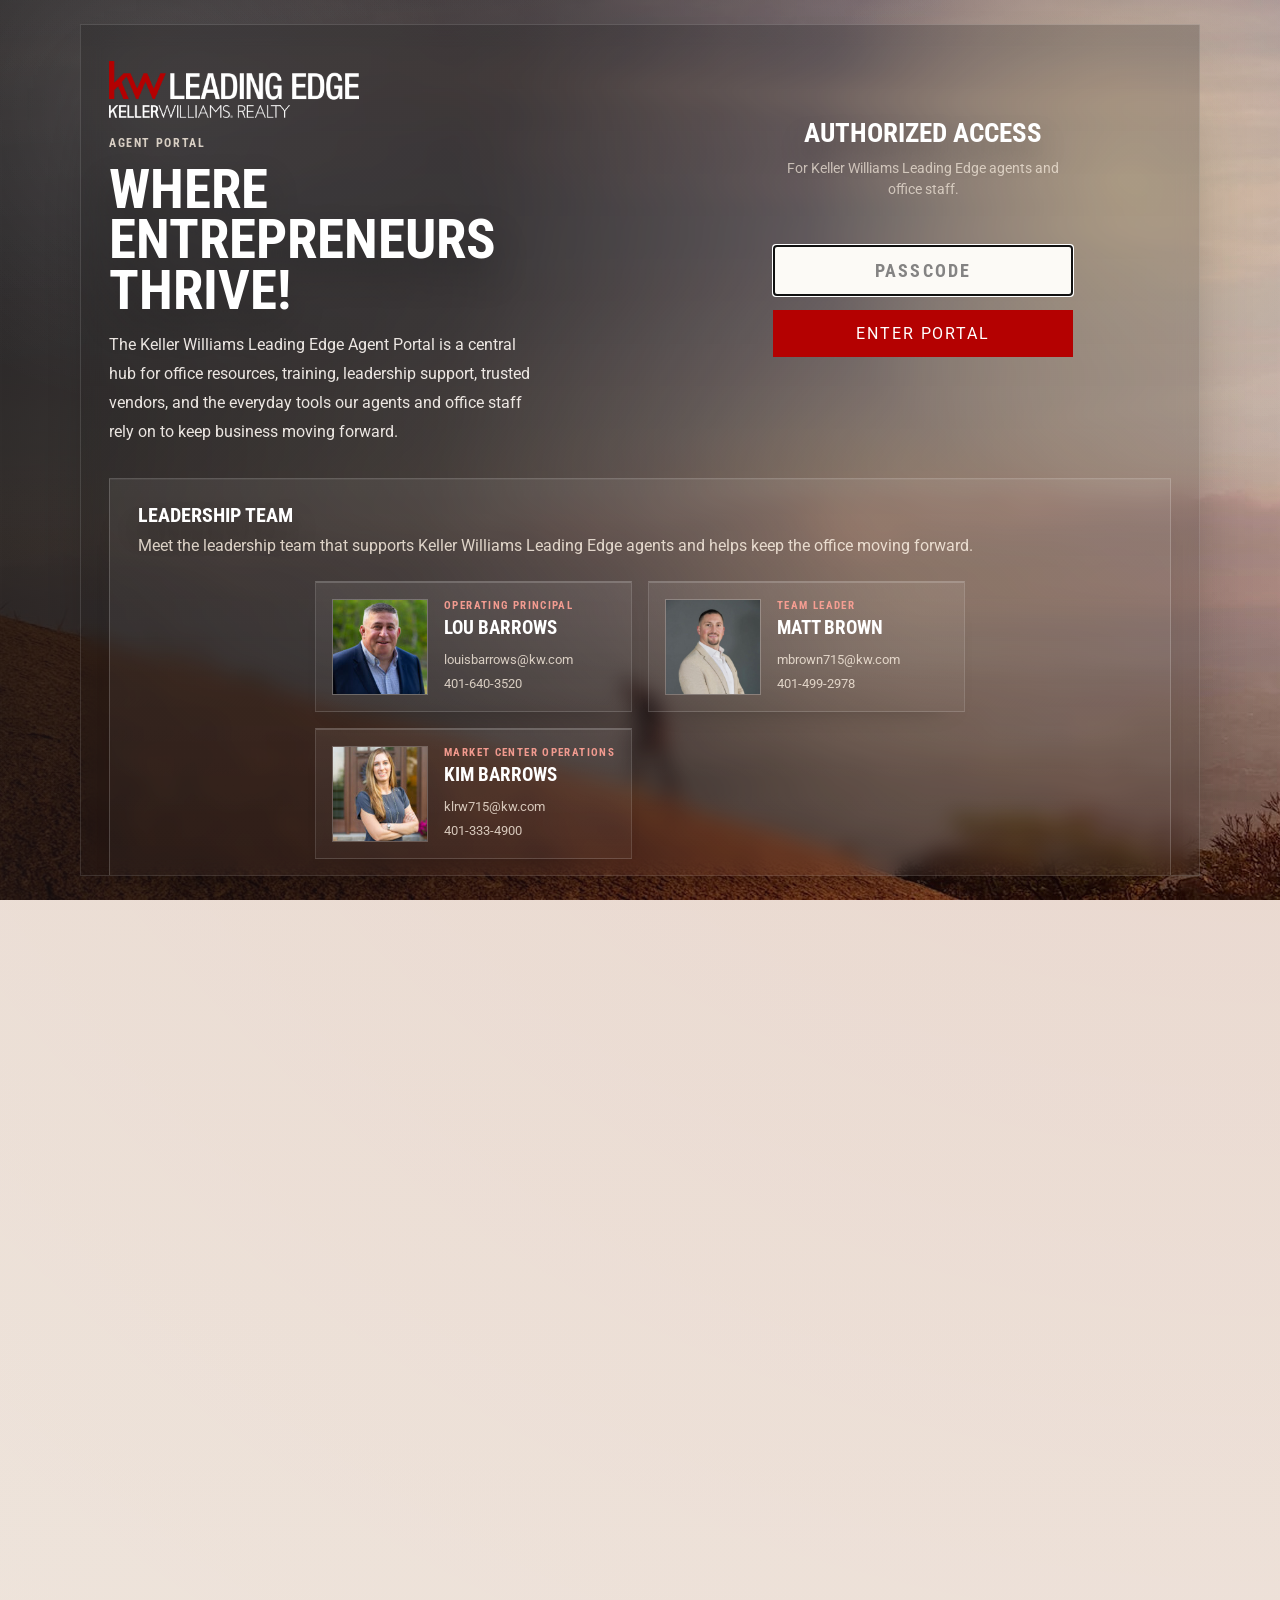
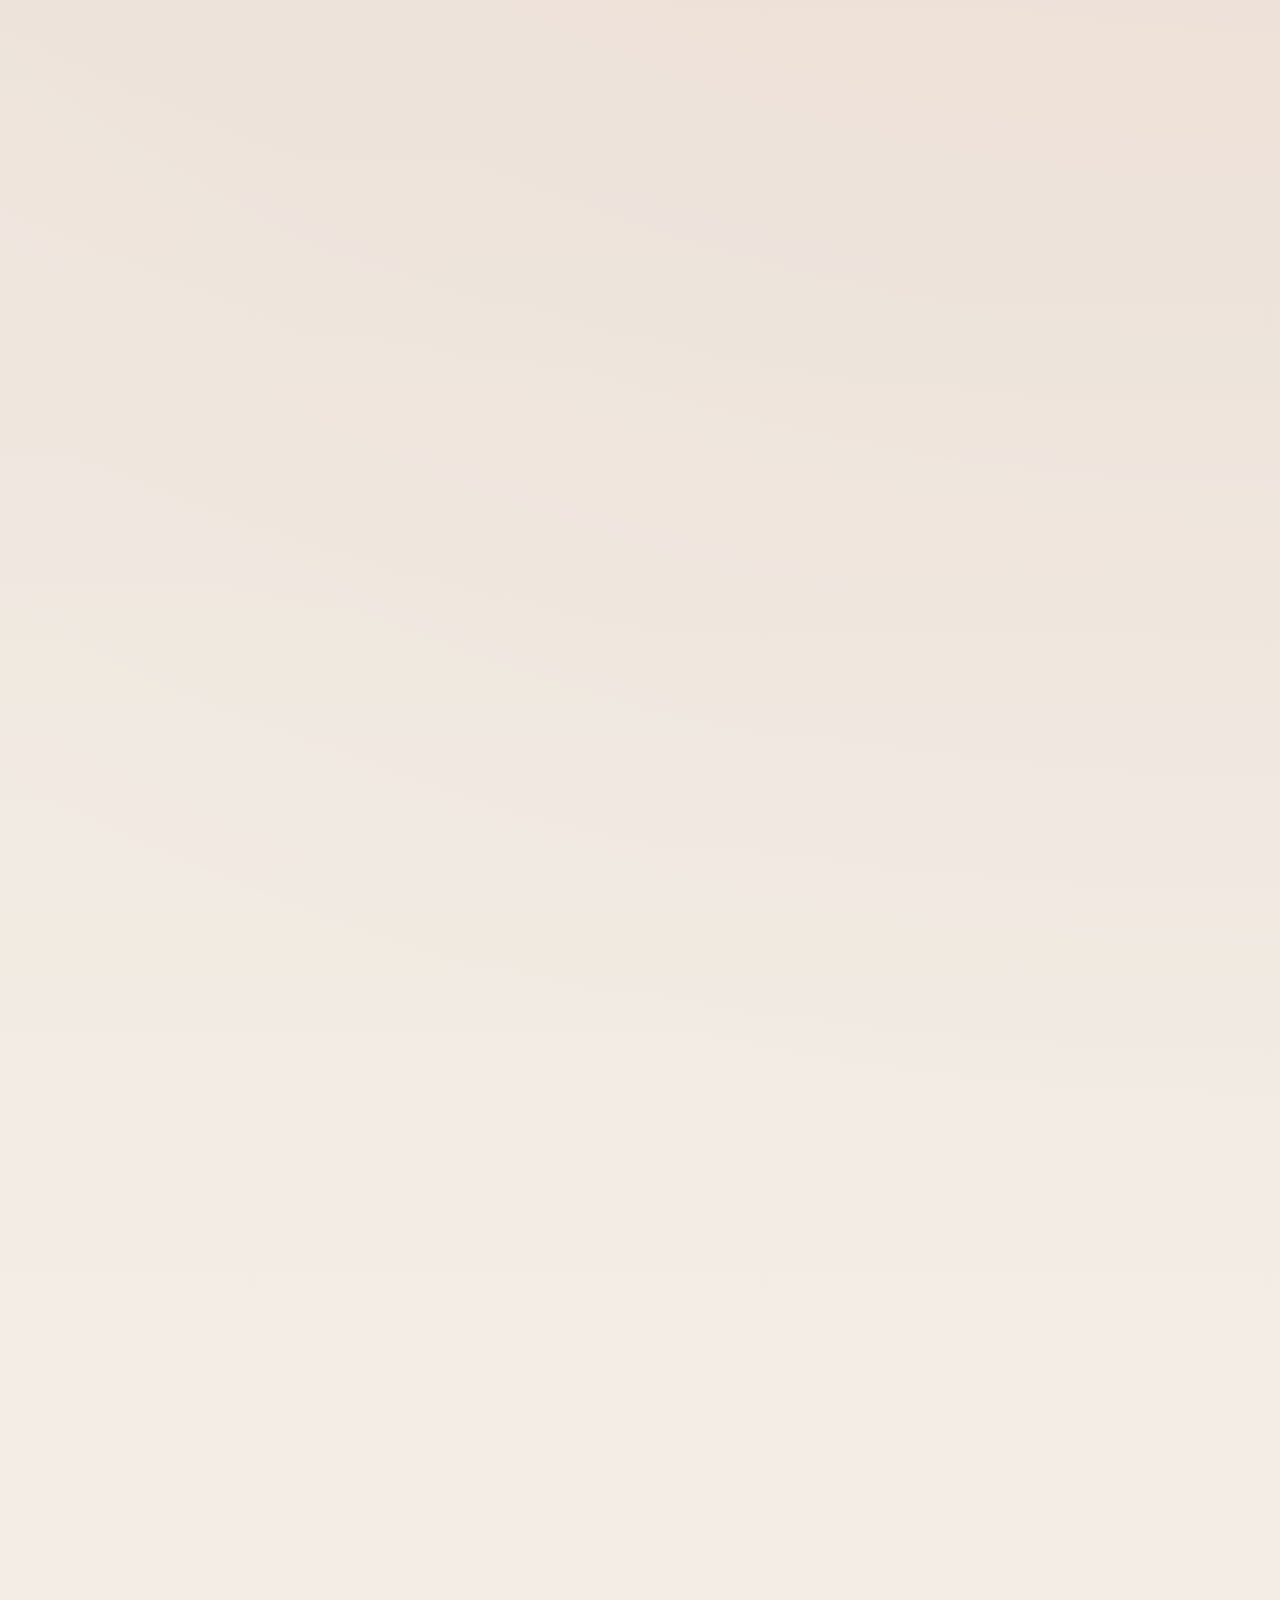
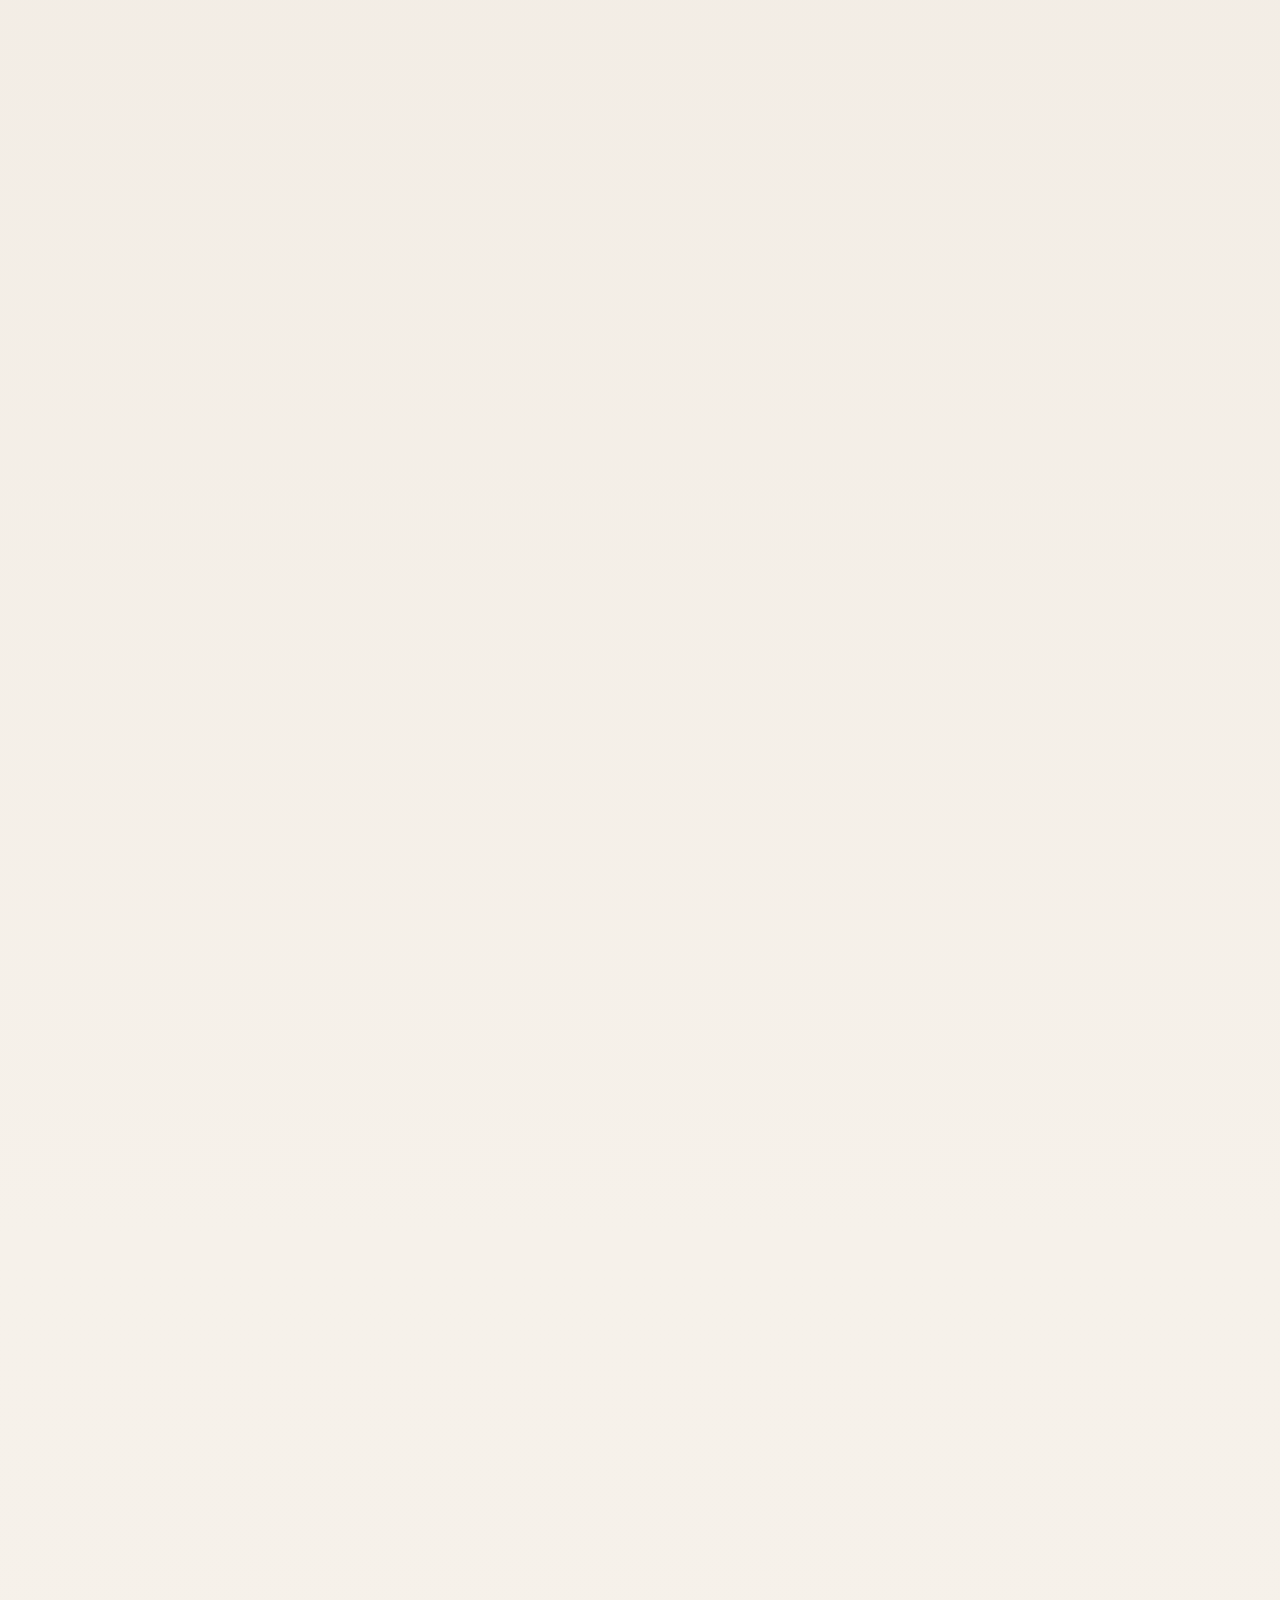
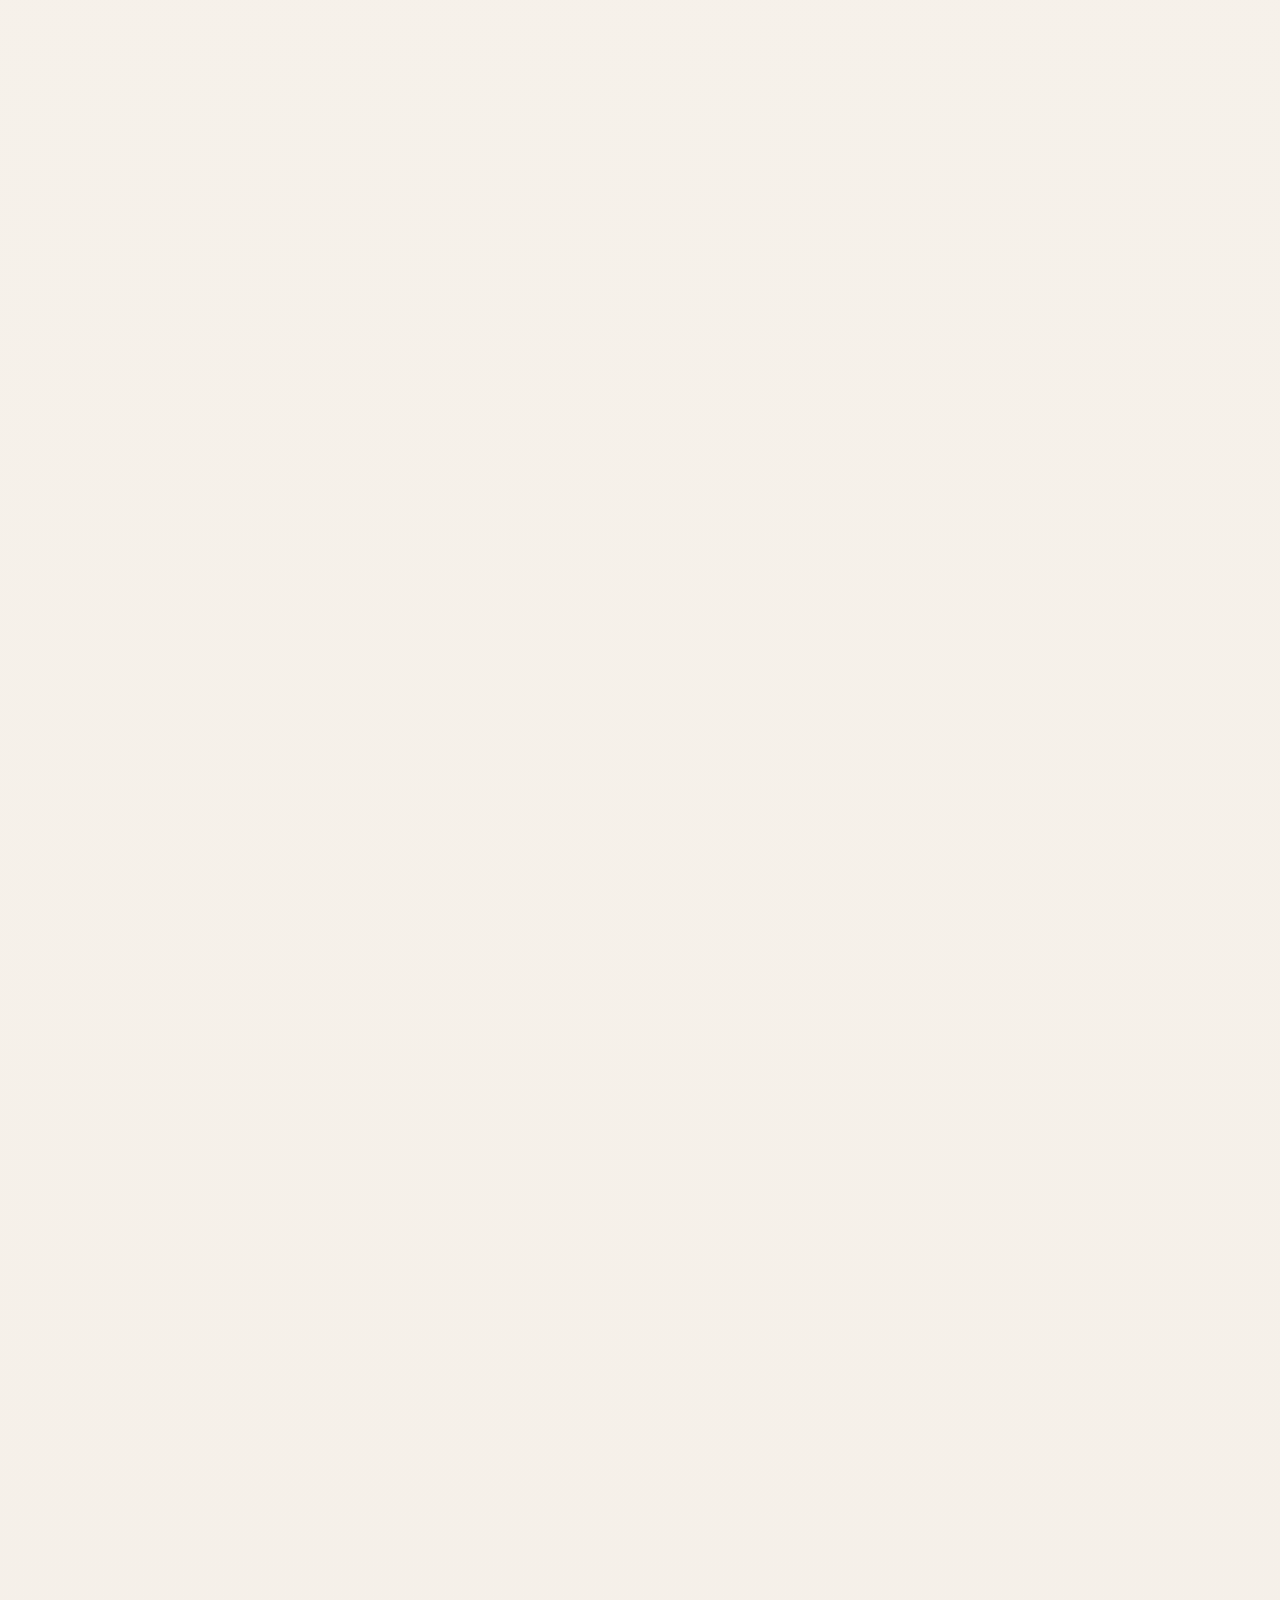
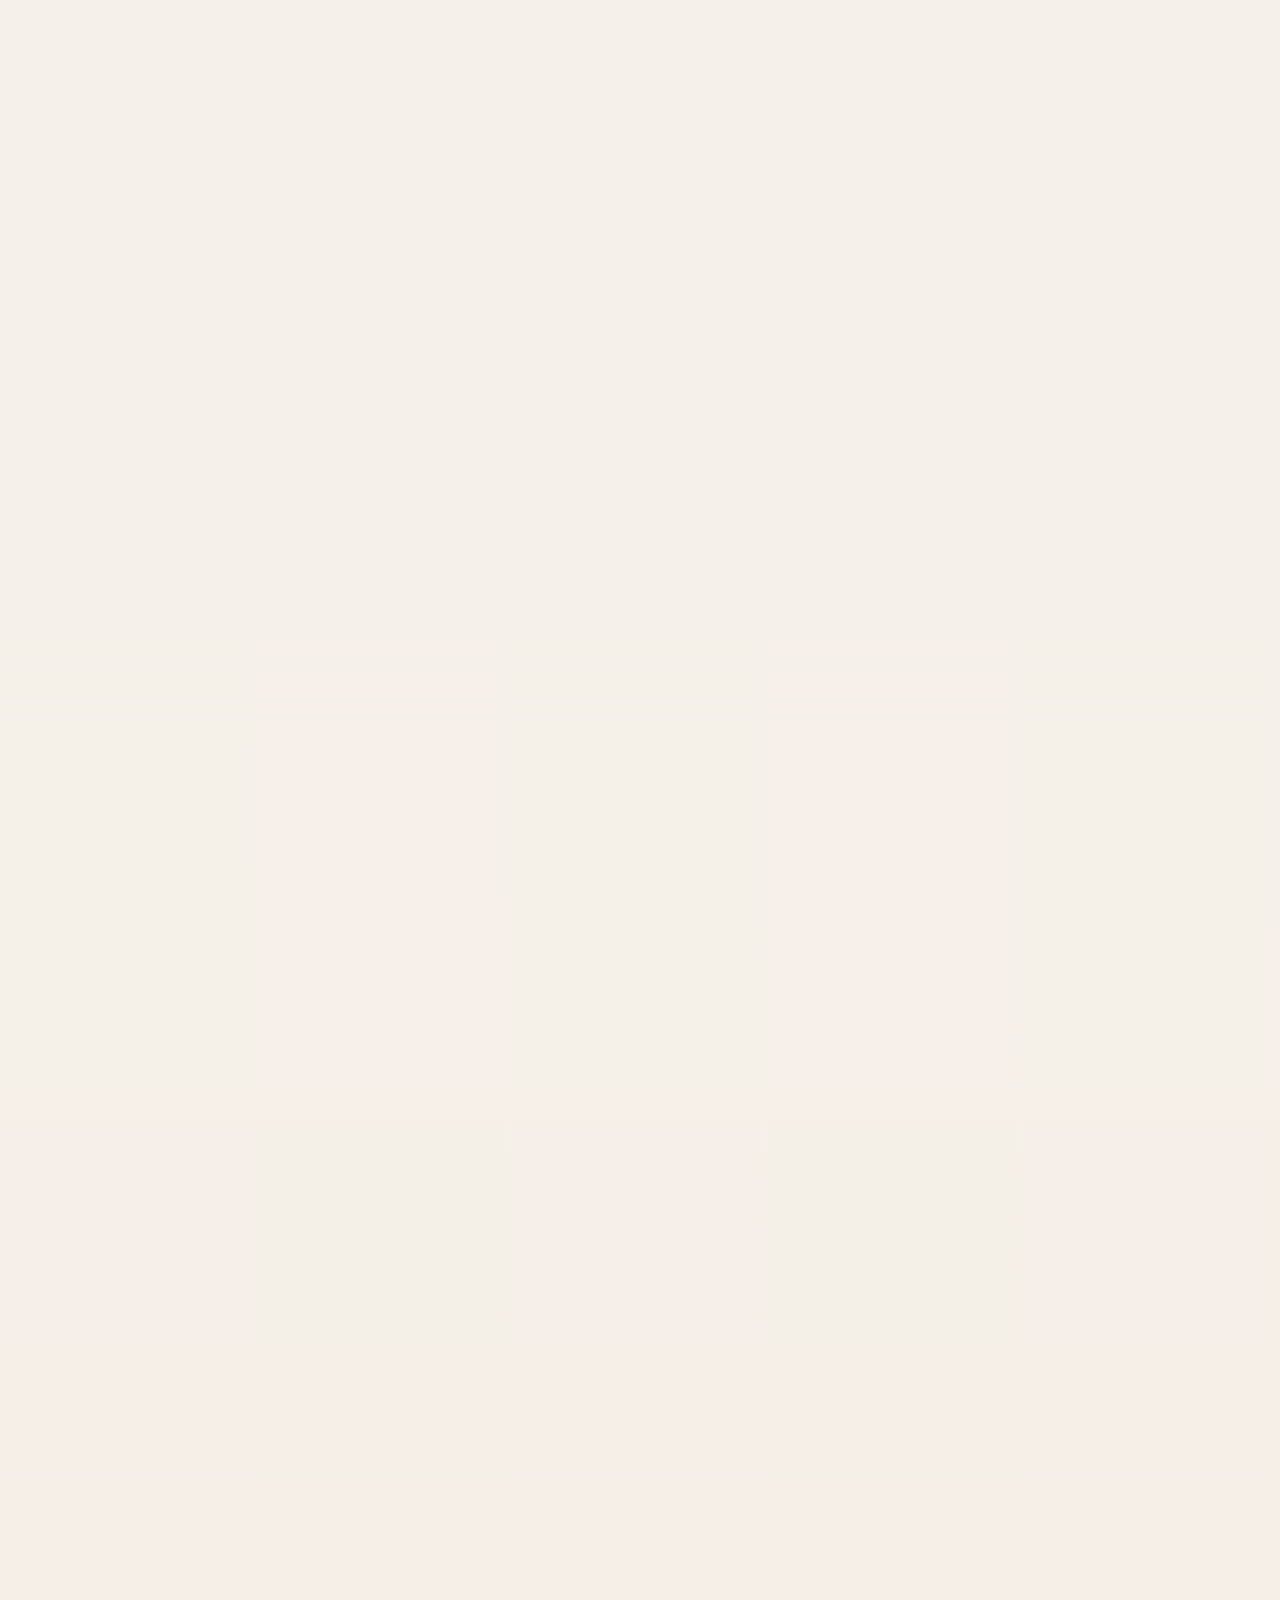
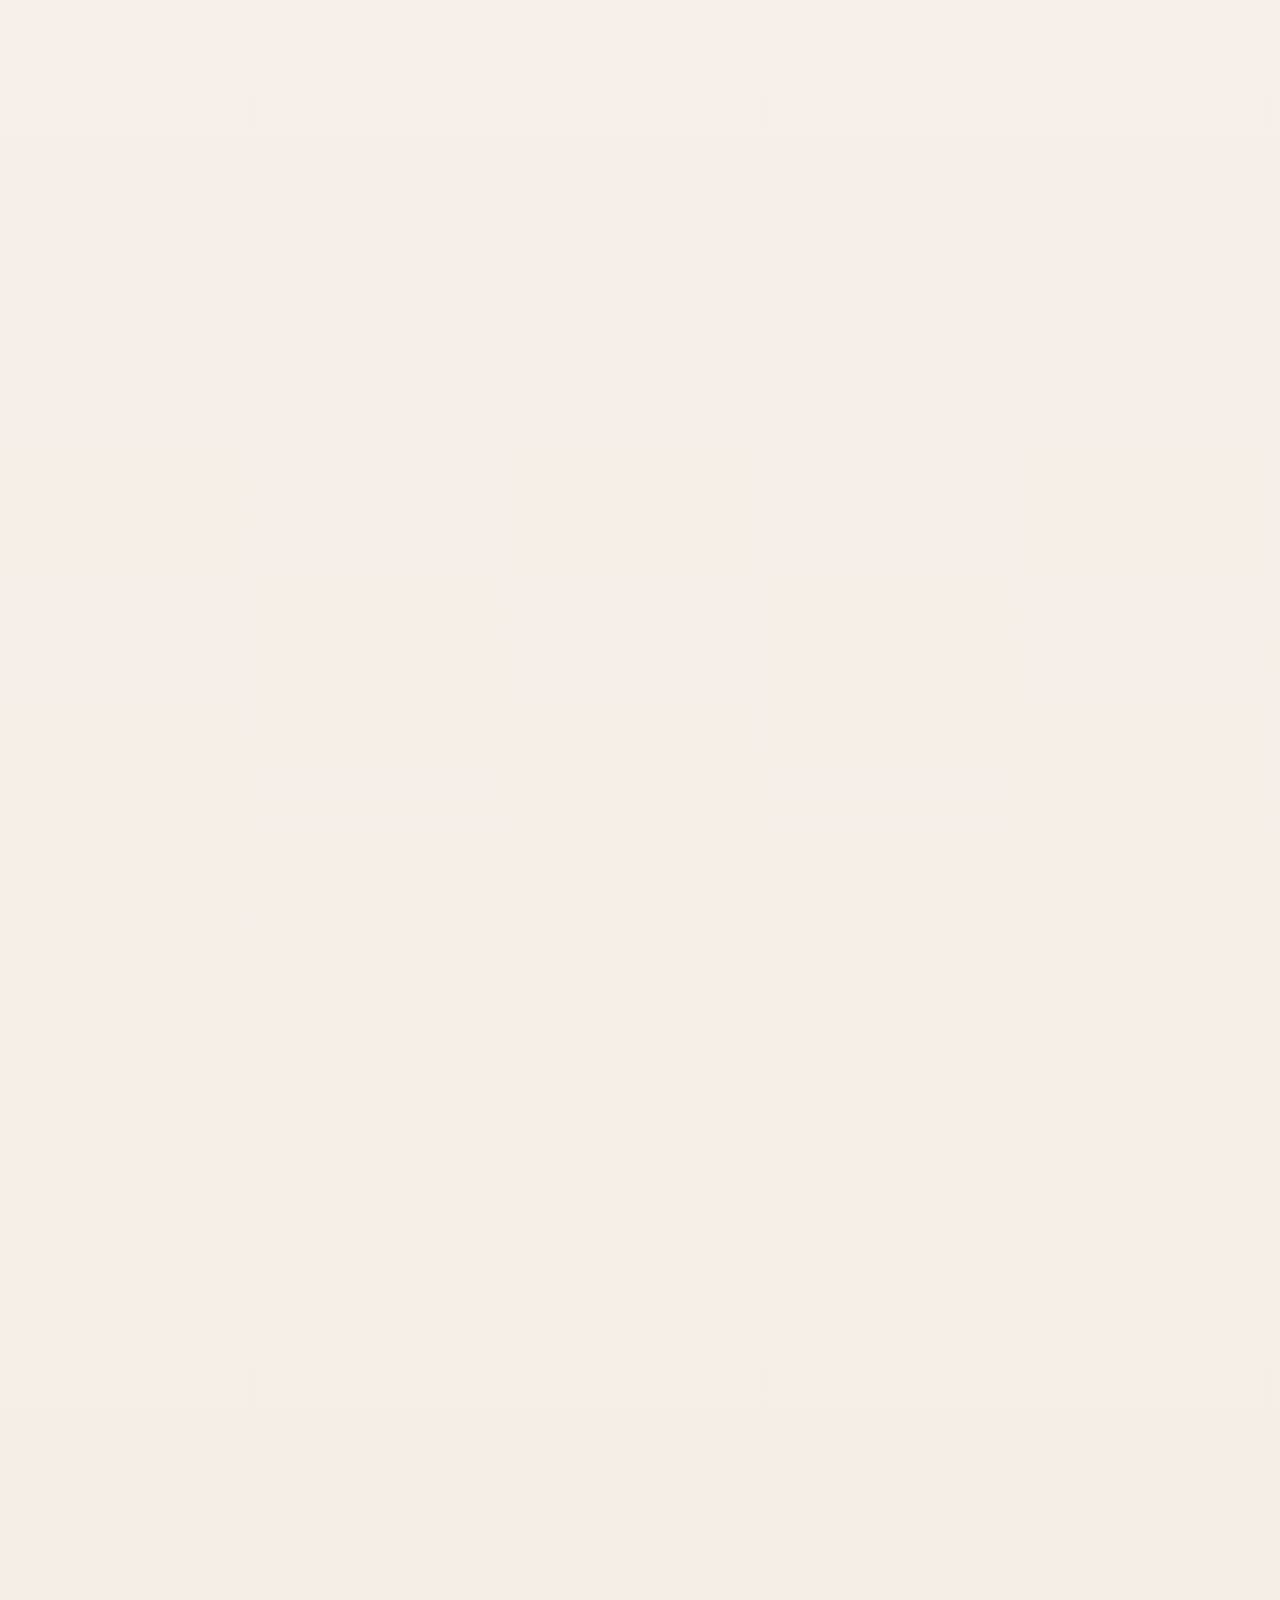
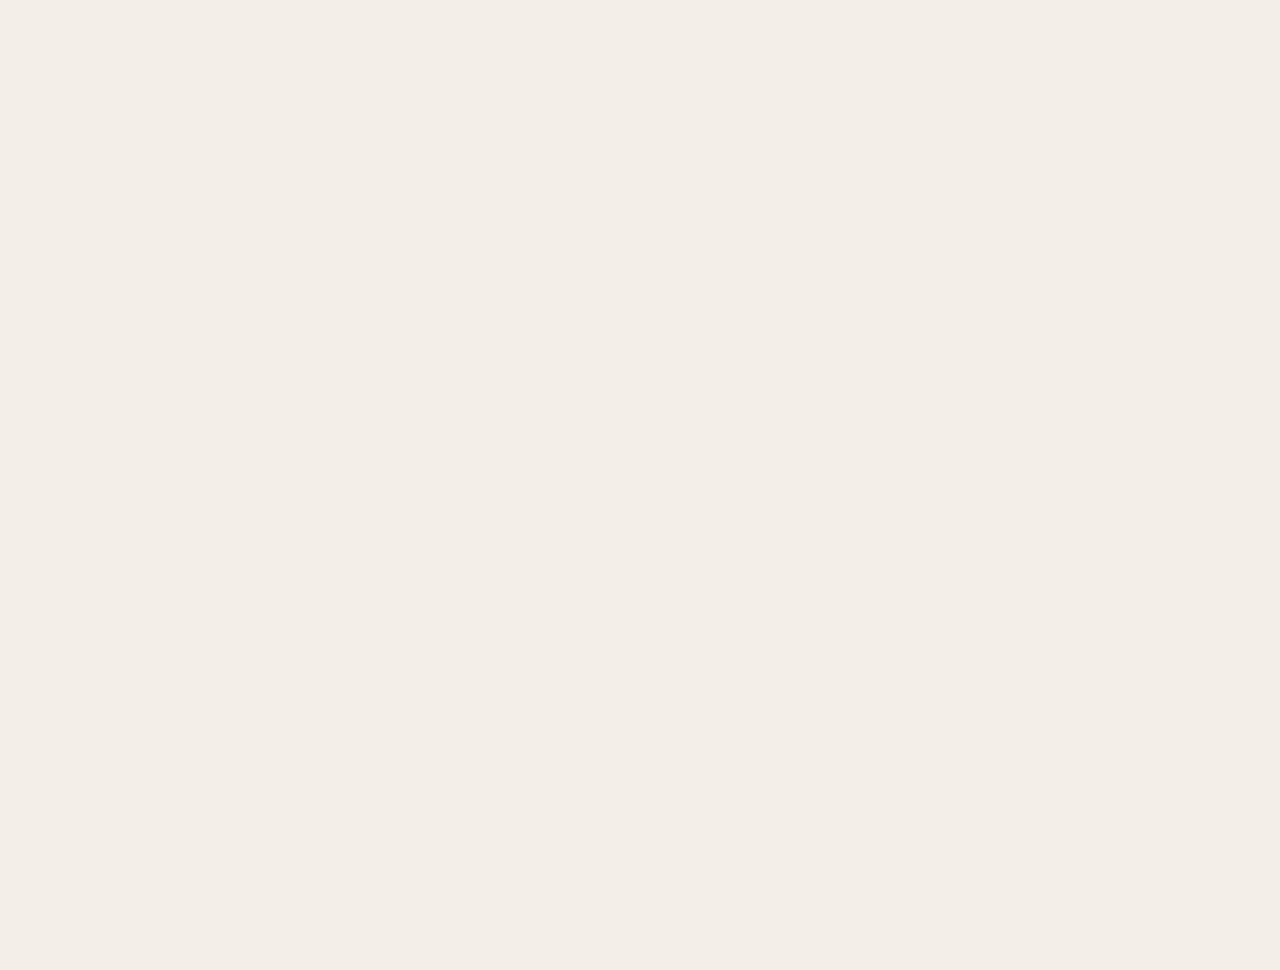
<file: index.html>
<!DOCTYPE html>
<html lang="en">
<head>
  <meta charset="UTF-8">
  <meta name="viewport" content="width=device-width, initial-scale=1.0">
  <meta name="theme-color" content="#b40101">
  <meta name="description" content="Office resources, training, and daily tools for Keller Williams Leading Edge agents.">
  <meta property="og:type" content="website">
  <meta property="og:title" content="KW Leading Edge Agent Portal">
  <meta property="og:description" content="Office resources, training, and daily tools for Keller Williams Leading Edge agents.">
  <meta property="og:url" content="https://portal.kwleadingedge.com/">
  <meta property="og:image" content="https://portal.kwleadingedge.com/images/social-preview-login.png?v=5e3d0a8640dc">
  <meta property="og:image:width" content="1893">
  <meta property="og:image:height" content="919">
  <meta property="og:image:alt" content="KW Leading Edge Agent Portal login screen">
  <meta name="twitter:card" content="summary_large_image">
  <meta name="twitter:title" content="KW Leading Edge Agent Portal">
  <meta name="twitter:description" content="Office resources, training, and daily tools for Keller Williams Leading Edge agents.">
  <meta name="twitter:image" content="https://portal.kwleadingedge.com/images/social-preview-login.png?v=5e3d0a8640dc">
  <meta name="twitter:image:alt" content="KW Leading Edge Agent Portal login screen">
  <title>KW Leading Edge Agent Portal</title>
  <link rel="icon" type="image/png" href="kw-app-11%20favicon%20app.png">
  <link rel="shortcut icon" href="kw-app-11%20favicon%20app.png">
  <link rel="preconnect" href="https://fonts.googleapis.com">
  <link rel="preconnect" href="https://fonts.gstatic.com" crossorigin>
  <link href="https://fonts.googleapis.com/css2?family=Roboto:wght@400;500;700;900&family=Roboto+Condensed:wght@400;700&display=swap" rel="stylesheet">
  <link rel="stylesheet" href="styles.css">
</head>
<body class="portal-protected" data-portal-lock-label="Agent Portal">
  <div class="top-rail" aria-hidden="true"></div>

  <div class="site-shell">
    <div class="portal-frame">
      <aside class="portal-sidebar">
        <div class="site-header">
          <a class="brand-link" href="#overview" aria-label="KW Leading Edge portal home">
            <div class="brand-lockup">
              <img src="brand/kw-leading-edge-logo.png" alt="Keller Williams Realty Leading Edge" class="brand-logo">
            </div>
            <div class="brand-copy">
              <strong>Agent Portal</strong>
            </div>
          </a>

          <a class="header-tech-help-tracker" href="https://calendly.com/joepinerealtor/tech-meeting-with-joe" target="_blank" rel="noreferrer" data-joe-availability-card data-joe-availability-src="data/joe-tech-status.json" data-joe-primary-action aria-label="Schedule tech help with Joe">
            <span class="joe-availability-panel joe-availability-panel--header" data-status="schedule" aria-live="polite">
              <span class="joe-availability-light" data-joe-availability-light aria-hidden="true"></span>
              <span class="joe-availability-copy">
                <span class="mobile-tech-help-kicker">Market Center Tech Trainer</span>
                <span class="joe-availability-label" data-joe-availability-label>Schedule a time with Joe</span>
                <span class="joe-availability-summary" data-joe-availability-summary>Reserve a tech-help time with Joe in Calendly.</span>
              </span>
            </span>
          </a>

          <div class="header-time-card header-time-card--sidebar" aria-label="Current date and time">
            <strong data-header-clock>--:-- ET</strong>
            <span data-header-date>Loading today...</span>
          </div>

          <a class="docusign-countdown-card docusign-countdown-card--link" href="lonewolf/" aria-label="Open Lone Wolf transition resources">
            <span class="docusign-countdown-card__badge">Transition Update</span>
            <strong>DocuSign transition</strong>
            <p>DocuSign Rooms is scheduled to discontinue July 14, 2026. Begin getting familiar with Lone Wolf Transact.</p>
            <span class="docusign-countdown-card__cta">View resources</span>
          </a>

        </div>

        <nav class="section-nav panel" aria-label="Page sections">
          <a href="#overview" class="section-nav-link is-active" aria-current="page">Overview</a>
          <a href="#tech-help-joe" class="section-nav-link">Tech Support</a>
          <a href="#office" class="section-nav-link">Office</a>
          <a href="#training-resources" class="section-nav-link">Training Resources</a>
          <a href="lonewolf/" class="section-nav-link section-nav-link--page">Lone Wolf Transition</a>
          <a href="#conference-rooms" class="section-nav-link">Conference + Training Rooms</a>
          <a href="#leadership" class="section-nav-link">Leadership</a>
          <a href="#vendor-row" class="section-nav-link">Vendor Row</a>
          <a href="brand-assets.html" class="section-nav-link section-nav-link--page">Marketing + Brand Assets</a>
          <a href="#training" class="section-nav-link">Productivity Coaching</a>
          <a href="https://agent.kwleadingedge.com/dashboard/" class="section-nav-link section-nav-link--page section-nav-link--primary" target="_blank" rel="noreferrer">Productivity Coaching Login</a>
        </nav>

        <div class="sidebar-utility panel" aria-label="Portal feedback">
          <a class="button secondary sidebar-button" href="mailto:JoePine@KW.com?subject=Agent%20Portal%20Suggestion&body=Hi%20Joe%2C%0A%0AI%20have%20a%20suggestion%20for%20the%20Agent%20Portal.%0A%0AWhat%20should%20be%20added%20or%20improved%3F%0A%0AWhy%20would%20this%20help%20agents%3F%0A%0AMy%20name%3A%0A">Suggest an Improvement</a>
        </div>

      </aside>

      <div class="mobile-sidebar-menus" aria-label="Portal menus">
        <details class="mobile-menu-panel">
          <summary class="mobile-menu-summary">Menu</summary>
          <div class="mobile-menu-links">
            <a href="#overview" class="section-nav-link is-active" aria-current="page">Overview</a>
            <a href="#tech-help-joe" class="section-nav-link">Tech Support</a>
            <a href="#office" class="section-nav-link">Office</a>
            <a href="#training-resources" class="section-nav-link">Training Resources</a>
            <a href="lonewolf/" class="section-nav-link section-nav-link--page">Lone Wolf Transition</a>
            <a href="#conference-rooms" class="section-nav-link">Conference + Training Rooms</a>
            <a href="#leadership" class="section-nav-link">Leadership</a>
            <a href="#vendor-row" class="section-nav-link">Vendor Row</a>
            <a href="brand-assets.html" class="section-nav-link section-nav-link--page">Marketing + Brand Assets</a>
            <a href="#training" class="section-nav-link">Productivity Coaching</a>
            <a href="https://agent.kwleadingedge.com/dashboard/" class="section-nav-link section-nav-link--page section-nav-link--primary" target="_blank" rel="noreferrer">Productivity Coaching Login</a>
          </div>
        </details>

        <details class="mobile-menu-panel">
          <summary class="mobile-menu-summary">Quick Links</summary>
          <div class="mobile-menu-links">
            <a class="button primary sidebar-button" href="https://console.command.kw.com/command" target="_blank" rel="noreferrer">KW Command</a>
            <a class="button secondary sidebar-button" href="https://console.command.kw.com/connect/learning" target="_blank" rel="noreferrer">KW Connect</a>
            <a class="button secondary sidebar-button" href="https://stwmls.clareityiam.net/idp/login" target="_blank" rel="noreferrer">RI MLS</a>
                <a class="button secondary sidebar-button" href="https://smartmls-sso.connectmls.com/" target="_blank" rel="noreferrer">CT MLS</a>
            <a class="button secondary sidebar-button" href="https://h3j.mlspin.com/signin.asp?lstpgckhd=1#ath" target="_blank" rel="noreferrer">Mass MLS</a>
            <a class="button secondary sidebar-button" href="https://answers.kw.com/hc/en-us" target="_blank" rel="noreferrer">KW Answers</a>
            <a class="button secondary sidebar-button" href="https://www.facebook.com/groups/1202591099776591" target="_blank" rel="noreferrer">KW Facebook Group</a>
            <a class="button secondary sidebar-button" href="mailto:JoePine@KW.com?subject=Agent%20Portal%20Suggestion&body=Hi%20Joe%2C%0A%0AI%20have%20a%20suggestion%20for%20the%20Agent%20Portal.%0A%0AWhat%20should%20be%20added%20or%20improved%3F%0A%0AWhy%20would%20this%20help%20agents%3F%0A%0AMy%20name%3A%0A">Suggest an Improvement</a>
          </div>
        </details>
      </div>

      <div class="portal-content">
        <section class="content-strip content-strip--sticky panel" aria-label="Daily tools">
          <div class="content-strip-row content-strip-row--links">
            <div class="content-strip-heading content-strip-heading--links">
              <span class="content-strip-kicker">Quick Links</span>
              <strong>Daily Access</strong>
            </div>
            <div class="content-strip-links">
              <a class="content-strip-link content-strip-link-primary" href="https://console.command.kw.com/command" target="_blank" rel="noreferrer">KW Command</a>
              <a class="content-strip-link" href="https://console.command.kw.com/connect/learning" target="_blank" rel="noreferrer">KW Connect</a>
              <a class="content-strip-link" href="https://stwmls.clareityiam.net/idp/login" target="_blank" rel="noreferrer">RI MLS</a>
              <a class="content-strip-link" href="https://smartmls-sso.connectmls.com/" target="_blank" rel="noreferrer">CT MLS</a>
              <a class="content-strip-link" href="https://h3j.mlspin.com/signin.asp?lstpgckhd=1#ath" target="_blank" rel="noreferrer">Mass MLS</a>
              <a class="content-strip-link" href="https://answers.kw.com/hc/en-us" target="_blank" rel="noreferrer">KW Answers</a>
              <a class="content-strip-link" href="https://www.facebook.com/groups/1202591099776591" target="_blank" rel="noreferrer">KW Facebook Group</a>
            </div>
            <div class="content-strip-tech-support" data-joe-availability-card data-joe-availability-src="data/joe-tech-status.json">
              <div class="joe-availability-panel joe-availability-panel--compact" data-status="schedule" aria-live="polite">
                <div class="joe-availability-compact-copy">
                  <span class="joe-availability-compact-kicker">Market Center Tech Trainer</span>
                  <div class="joe-availability-compact-status">
                    <span class="joe-availability-light" data-joe-availability-light aria-hidden="true"></span>
                    <div class="joe-availability-copy">
                      <p class="joe-availability-label" data-joe-availability-label>Schedule a time with Joe</p>
                      <p class="joe-availability-summary" data-joe-availability-summary>Reserve a tech-help time with Joe in Calendly.</p>
                    </div>
                  </div>
                </div>
                <div class="joe-availability-actions joe-availability-actions--compact">
                  <a class="content-strip-tech-button" href="https://calendly.com/joepinerealtor/tech-meeting-with-joe" target="_blank" rel="noreferrer" data-joe-primary-action>Schedule an appointment</a>
                </div>
              </div>
            </div>
          </div>
        </section>

        <main class="page-content">
          <section class="panel dashboard-panel" id="overview">
            <div class="dashboard-head">
              <div class="dashboard-lead-column">
                <div class="dashboard-title-block">
                  <p class="eyebrow small">Portal Home</p>
                  <h1>Where Entrepreneurs Thrive!</h1>
                  <p class="dashboard-summary">The Keller Williams Leading Edge Agent Portal gives our agents one place to access office resources, training, leadership support, trusted vendors, and the daily tools that help keep your business moving.</p>
                </div>

                <article class="dashboard-status-card dashboard-status-card--actions">
                  <span class="card-tag">Daily Access</span>
                  <strong>Open the tools that shape the day</strong>
                  <div class="dashboard-quick-grid">
                    <a class="dashboard-mini-link" href="https://console.command.kw.com/command" target="_blank" rel="noreferrer">KW Command</a>
                    <a class="dashboard-mini-link" href="https://stwmls.clareityiam.net/idp/login" target="_blank" rel="noreferrer">RI MLS</a>
                    <a class="dashboard-mini-link" href="https://smartmls-sso.connectmls.com/" target="_blank" rel="noreferrer">CT MLS</a>
                    <a class="dashboard-mini-link" href="https://h3j.mlspin.com/signin.asp?lstpgckhd=1#ath" target="_blank" rel="noreferrer">Mass MLS</a>
                  </div>
                </article>
              </div>
              <article class="dashboard-status-card dashboard-status-card--agenda">
                <span class="card-tag">Office Agenda</span>
                <strong>What is coming up next in training and office events</strong>
                <div class="dashboard-agenda-shell">
                  <div
                    class="dashboard-agenda-feed"
                    data-tockify-calendar="leading.edge"
                    data-tockify-component="mini"
                    data-tockify-view="agenda"
                    data-tockify-maxevents="3"
                    data-tockify-shownavbar="false"
                    aria-label="Upcoming office training and events"
                  ></div>
                </div>
                <div class="dashboard-agenda-links">
                  <a class="dashboard-mini-link" href="https://tockify.com/leading.edge/pinboard" target="_blank" rel="noreferrer" data-calendar-modal-trigger aria-haspopup="dialog" aria-controls="fullCalendarModal">Full Calendar</a>
                  <a class="dashboard-mini-link" href="#vendor-row">Vendor Row</a>
                  <a class="dashboard-mini-link" href="#tech-help-joe">Need Tech Support?</a>
                </div>
              </article>
              <section class="dashboard-head-market" aria-label="Market snapshot">
                <div class="dashboard-head-market-section" aria-label="Mortgage rate snapshot">
                  <div class="dashboard-head-market-heading">
                    <div class="dashboard-head-market-copy">
                      <span class="dashboard-head-market-kicker">Interest Rates</span>
                      <strong class="dashboard-head-market-title">Mortgage Interest Rates</strong>
                    </div>
                    <p class="dashboard-head-market-meta">Updated <span data-rates-source-date>Loading...</span></p>
                  </div>
                  <div class="dashboard-head-market-grid dashboard-head-market-grid--rates">
                    <a class="content-rate-pill" data-rate-pill="conventional" href="https://www.mortgagenewsdaily.com/mortgage-rates/30-year-fixed" target="_blank" rel="noreferrer">
                      <span class="content-rate-label">Conv</span>
                      <strong class="content-rate-value"><span data-rate-value="conventional">--</span>%</strong>
                      <span class="content-rate-trend" data-rate-trend="conventional">--</span>
                      <span class="content-rate-detail-card" aria-hidden="true">
                        <span class="content-rate-detail-stat">
                          <span class="content-rate-detail-label">Day over day</span>
                          <span class="content-rate-detail-value" data-rate-day-change="conventional">--</span>
                          <span class="content-rate-detail-meta" data-rate-day-date="conventional">Comparison unavailable</span>
                        </span>
                        <span class="content-rate-detail-stat">
                          <span class="content-rate-detail-label">Year over year</span>
                          <span class="content-rate-detail-value" data-rate-year-change="conventional">--</span>
                          <span class="content-rate-detail-meta" data-rate-year-date="conventional">Comparison unavailable</span>
                        </span>
                      </span>
                    </a>
                    <a class="content-rate-pill" data-rate-pill="fha" href="https://www.mortgagenewsdaily.com/mortgage-rates/30-year-fha" target="_blank" rel="noreferrer">
                      <span class="content-rate-label">FHA</span>
                      <strong class="content-rate-value"><span data-rate-value="fha">--</span>%</strong>
                      <span class="content-rate-trend" data-rate-trend="fha">--</span>
                      <span class="content-rate-detail-card" aria-hidden="true">
                        <span class="content-rate-detail-stat">
                          <span class="content-rate-detail-label">Day over day</span>
                          <span class="content-rate-detail-value" data-rate-day-change="fha">--</span>
                          <span class="content-rate-detail-meta" data-rate-day-date="fha">Comparison unavailable</span>
                        </span>
                        <span class="content-rate-detail-stat">
                          <span class="content-rate-detail-label">Year over year</span>
                          <span class="content-rate-detail-value" data-rate-year-change="fha">--</span>
                          <span class="content-rate-detail-meta" data-rate-year-date="fha">Comparison unavailable</span>
                        </span>
                      </span>
                    </a>
                    <a class="content-rate-pill" data-rate-pill="va" href="https://www.mortgagenewsdaily.com/mortgage-rates/30-year-va" target="_blank" rel="noreferrer">
                      <span class="content-rate-label">VA</span>
                      <strong class="content-rate-value"><span data-rate-value="va">--</span>%</strong>
                      <span class="content-rate-trend" data-rate-trend="va">--</span>
                      <span class="content-rate-detail-card" aria-hidden="true">
                        <span class="content-rate-detail-stat">
                          <span class="content-rate-detail-label">Day over day</span>
                          <span class="content-rate-detail-value" data-rate-day-change="va">--</span>
                          <span class="content-rate-detail-meta" data-rate-day-date="va">Comparison unavailable</span>
                        </span>
                        <span class="content-rate-detail-stat">
                          <span class="content-rate-detail-label">Year over year</span>
                          <span class="content-rate-detail-value" data-rate-year-change="va">--</span>
                          <span class="content-rate-detail-meta" data-rate-year-date="va">Comparison unavailable</span>
                        </span>
                      </span>
                    </a>
                    <a class="content-rate-pill" data-rate-pill="jumbo" href="https://www.mortgagenewsdaily.com/mortgage-rates/30-year-jumbo" target="_blank" rel="noreferrer">
                      <span class="content-rate-label">Jumbo</span>
                      <strong class="content-rate-value"><span data-rate-value="jumbo">--</span>%</strong>
                      <span class="content-rate-trend" data-rate-trend="jumbo">--</span>
                      <span class="content-rate-detail-card" aria-hidden="true">
                        <span class="content-rate-detail-stat">
                          <span class="content-rate-detail-label">Day over day</span>
                          <span class="content-rate-detail-value" data-rate-day-change="jumbo">--</span>
                          <span class="content-rate-detail-meta" data-rate-day-date="jumbo">Comparison unavailable</span>
                        </span>
                        <span class="content-rate-detail-stat">
                          <span class="content-rate-detail-label">Year over year</span>
                          <span class="content-rate-detail-value" data-rate-year-change="jumbo">--</span>
                          <span class="content-rate-detail-meta" data-rate-year-date="jumbo">Comparison unavailable</span>
                        </span>
                      </span>
                    </a>
                  </div>
                </div>
                <div class="dashboard-head-market-section" aria-label="Rhode Island market snapshot">
                  <div class="dashboard-head-market-heading">
                    <div class="dashboard-head-market-copy">
                      <span class="dashboard-head-market-kicker">RI Market Trends</span>
                      <strong class="dashboard-head-market-title">Rhode Island Market</strong>
                    </div>
                    <p class="dashboard-head-market-meta"><span data-ri-market-period>Loading...</span></p>
                  </div>
                  <div class="dashboard-head-market-grid dashboard-head-market-grid--stats">
                    <a class="content-stat-pill" href="https://www.rirealtors.org/" target="_blank" rel="noreferrer">
                      <span class="content-stat-label">Median</span>
                      <strong class="content-stat-value" data-ri-market-value="median">$--</strong>
                      <span class="content-stat-trend" data-ri-market-trend="median">--</span>
                    </a>
                    <a class="content-stat-pill" href="https://www.rirealtors.org/" target="_blank" rel="noreferrer">
                      <span class="content-stat-label">Sold</span>
                      <strong class="content-stat-value" data-ri-market-value="sold">--</strong>
                      <span class="content-stat-trend" data-ri-market-trend="sold">--</span>
                    </a>
                    <a class="content-stat-pill" href="https://www.rirealtors.org/" target="_blank" rel="noreferrer">
                      <span class="content-stat-label">Pending</span>
                      <strong class="content-stat-value" data-ri-market-value="pending">--</strong>
                      <span class="content-stat-trend" data-ri-market-trend="pending">--</span>
                    </a>
                    <a class="content-stat-pill" href="https://www.rirealtors.org/" target="_blank" rel="noreferrer">
                      <span class="content-stat-label">Inventory</span>
                      <strong class="content-stat-value" data-ri-market-value="inventory">--</strong>
                      <span class="content-stat-trend" data-ri-market-trend="inventory">--</span>
                    </a>
                  </div>
                </div>
              </section>
            </div>

          </section>

          <section class="panel" id="office">
            <div class="section-head">
              <div>
                <p class="eyebrow small">Office Hub</p>
                <h2>Resources, office information, and internal support</h2>
              </div>
            </div>

            <div class="office-grid">
              <article class="office-card office-card-wide office-card-accent office-tech-help-card" id="tech-help-joe" data-joe-availability-card data-joe-availability-src="data/joe-tech-status.json">
                <div class="office-tech-help-main">
                  <div class="office-tech-help-layout">
                    <img src="team/joe-pine-chair.jpg" alt="Joe Pine" class="office-tech-help-photo">
                    <div class="office-tech-help-copy">
                      <span class="card-tag">Tech Support</span>
                      <h3>Meet Your Keller Williams Market Center Tech Trainer, Joe Pine</h3>
                      <p>Need help with KW Command, Lone Wolf, Canva, the Agent Portal, or other real estate technology tools? Schedule time with Joe Pine, your Keller Williams Market Center Tech Trainer, for one-on-one support, troubleshooting, or guidance to help you feel more confident using the systems that support your business.</p>
                    </div>
                  </div>
                  <div class="office-tech-help-tools" aria-label="Common tech-help topics">
                    <span>KW Command</span>
                    <span>Lone Wolf</span>
                    <span>Canva</span>
                    <span>Agent Portal</span>
                  </div>
                </div>
                <div class="office-tech-help-actions">
                  <p class="office-tech-help-action-label">Live availability</p>
                  <div class="joe-availability-panel joe-availability-panel--office" data-status="schedule" aria-live="polite">
                    <span class="joe-availability-light" data-joe-availability-light aria-hidden="true"></span>
                    <div class="joe-availability-copy">
                      <p class="joe-availability-label" data-joe-availability-label>Schedule a time with Joe</p>
                      <p class="joe-availability-summary" data-joe-availability-summary>Reserve a tech-help time with Joe in Calendly.</p>
                    </div>
                  </div>
                  <a class="button secondary compact" href="https://calendly.com/joepinerealtor/tech-meeting-with-joe" target="_blank" rel="noreferrer" data-joe-primary-action data-joe-action-label="Schedule Tech Help with Joe">Schedule Tech Help with Joe</a>
                </div>
              </article>

              <article class="office-card office-reference-card">
                <div class="office-reference-main">
                  <div class="office-reference-copy">
                    <span class="card-tag">Resources</span>
                    <h3>Office reference hub</h3>
                    <p>Keep the handbook, vendor row, and office files in one reliable place.</p>
                    <div class="chip-row office-reference-actions">
                      <a class="chip chip-link" href="downloads/kwle-agent-handbook-march-2026.pdf" data-handbook-modal-trigger aria-haspopup="dialog" aria-controls="agentHandbookModal">Sales Associate Handbook</a>
                      <a class="chip chip-link" href="#vendor-row">Vendor Row</a>
                    </div>
                  </div>
                  <a class="handbook-preview-card" href="downloads/kwle-agent-handbook-march-2026.pdf" data-handbook-modal-trigger aria-haspopup="dialog" aria-controls="agentHandbookModal">
                    <span class="handbook-preview-card__media">
                      <img src="images/agent-handbook-preview.png" alt="Sales Associate Handbook PDF preview">
                    </span>
                    <span class="handbook-preview-card__copy">
                      <span>Sales Associate Handbook</span>
                      <strong>Open the Handbook</strong>
                    </span>
                  </a>
                </div>
                <div class="office-reference-info" aria-label="Important office information">
                  <div class="office-info-head">
                    <span class="office-info-kicker">Important Office Information</span>
                    <h4>Keller Williams Leading Edge #715</h4>
                    <address class="office-info-address">
                      28 Thurber Blvd<br>
                      Smithfield, RI 02917<br>
                      401-333-4900
                    </address>
                  </div>
                  <dl class="office-info-list">
                    <div>
                      <dt>Office MA MLS Number</dt>
                      <dd>AN2275</dd>
                    </div>
                    <div>
                      <dt>Office RI MLS Number</dt>
                      <dd>KELW03</dd>
                    </div>
                    <div>
                      <dt>Office RI Broker License</dt>
                      <dd>B14022</dd>
                    </div>
                    <div>
                      <dt>Office MA Broker License</dt>
                      <dd>139245</dd>
                    </div>
                    <div>
                      <dt>Office CT Broker License</dt>
                      <dd>0790330</dd>
                    </div>
                    <div>
                      <dt>Office Tax ID</dt>
                      <dd>20-5512965</dd>
                    </div>
                    <div>
                      <dt>WiFi Password</dt>
                      <dd>Agents: profitshare</dd>
                    </div>
                  </dl>
                </div>
              </article>

              <article class="office-card office-operations-card">
                <span class="card-tag">Office Hours + Holidays</span>
                <h3>When the office is open</h3>
                <div class="office-operations-block">
                  <p class="office-operations-label">Office Hours</p>
                  <ul class="office-hours-list">
                    <li>
                      <strong>Monday - Thursday</strong>
                      <span>9:00 am - 5:00 pm</span>
                    </li>
                    <li>
                      <strong>Friday</strong>
                      <span>9:00 am - 4:00 pm</span>
                    </li>
                  </ul>
                </div>
                <div class="office-operations-block">
                  <p class="office-operations-label">2026 Holiday Schedule</p>
                  <ul class="office-holiday-list">
                    <li>
                      <strong>New Year's Day</strong>
                      <span>Thu, Jan 1 - Closed</span>
                    </li>
                    <li>
                      <strong>Memorial Day</strong>
                      <span>Mon, May 25 - Closed</span>
                    </li>
                    <li>
                      <strong>Independence Day</strong>
                      <span>Fri, Jul 3 - Closed</span>
                    </li>
                    <li>
                      <strong>Labor Day</strong>
                      <span>Mon, Sep 7 - Closed</span>
                    </li>
                    <li>
                      <strong>Day before Thanksgiving</strong>
                      <span>Wed, Nov 25 - Closes at 12:00 pm</span>
                    </li>
                    <li>
                      <strong>Thanksgiving</strong>
                      <span>Thu, Nov 26 - Closed</span>
                    </li>
                    <li>
                      <strong>Day after Thanksgiving</strong>
                      <span>Fri, Nov 27 - Closed</span>
                    </li>
                    <li>
                      <strong>Day before Christmas</strong>
                      <span>Thu, Dec 24 - Closes at 12:00 pm</span>
                    </li>
                    <li>
                      <strong>Christmas Day</strong>
                      <span>Fri, Dec 25 - Closed</span>
                    </li>
                  </ul>
                </div>
              </article>

              <article class="office-card office-card-wide">
                <a class="card-tag card-tag-link" href="brand-assets.html">Marketing + Files</a>
                <h3>Grab-and-go marketing assets</h3>
                <p>Canva, logos, brand standards, internal references, and vendor access should all be easy to open from one workspace.</p>
                <div class="chip-row">
                  <a class="chip chip-link" href="brand-assets.html">Marketing + Brand Assets</a>
                  <a class="chip chip-link" href="downloads/leading-edge-logos.zip" download>Full Logo Pack</a>
                  <a class="chip chip-link" href="https://images.kw.com/shared/mykw/logos/KellerWilliams_QuickReferenceGuide.pdf" target="_blank" rel="noreferrer">Brand Standards</a>
                  <a class="chip chip-link" href="https://canva.kw.com/" target="_blank" rel="noreferrer">Canva for KW</a>
                  <a class="chip chip-link" href="https://agentstore.com/product-category/kw/keller-williams-business-cards/" target="_blank" rel="noreferrer">Order Business Cards</a>
                  <a class="chip chip-link" href="#vendor-row">Vendor Row</a>
                </div>
              </article>
            </div>
          </section>

          <section class="panel" id="training-resources">
            <div class="section-head">
              <div>
                <p class="eyebrow small">Self-Paced Support</p>
                <h2>Training Resources</h2>
              </div>
            </div>

            <div class="kw-connect-resource">
              <div class="kw-connect-resource-copy">
                <span class="card-tag">KW Connect</span>
                <h3>What is KW Connect?</h3>
                <p>KW Connect is Keller Williams' learning space inside Command for courses, on-demand training, articles, how-to videos, downloadable materials, and KWRI learning events.</p>
                <div class="chip-row">
                  <a class="chip chip-link" href="https://console.command.kw.com/connect/learning" target="_blank" rel="noreferrer">Open KW Connect</a>
                  <a class="chip chip-link" href="https://answers.kw.com/hc/en-us/articles/360058338174-Access-and-Get-Started-with-Connect" target="_blank" rel="noreferrer">Getting Started Guide</a>
                </div>
              </div>

              <div class="kw-connect-tile-grid" aria-label="KW Connect learning resources">
                <article class="kw-connect-tile">
                  <span>Learning Home</span>
                  <strong>Explore training by topic</strong>
                  <p>Browse recommended topics and categories, return to bookmarked items, and pick up videos already in progress.</p>
                </article>
                <article class="kw-connect-tile">
                  <span>My Learning</span>
                  <strong>Save what matters</strong>
                  <p>Use bookmarks to build a watch list, review in-progress content, and revisit completed learning when you need a refresher.</p>
                </article>
                <article class="kw-connect-tile">
                  <span>Browse + Events</span>
                  <strong>Find courses and classes</strong>
                  <p>Search broad topic groups, open videos and course materials, and find KWRI hosted virtual or in-person training events.</p>
                </article>
              </div>
            </div>

            <div class="course-grid">
                <a class="course-card" href="https://www.youtube.com/watch?v=auCCe-uKFsE&amp;list=PLK75KZDqV1zkhGWMGlO6OaWCudV_1wtrh" target="_blank" rel="noreferrer">
                  <span class="card-tag">KW Command</span>
                  <h3>66 Day Challenge with Marty Miller</h3>
                  <p>A step-by-step Command playlist to help agents build daily habits and confidence inside the platform.</p>
                </a>
                <a class="course-card" href="https://www.youtube.com/c/ScottLeRoyMarketing" target="_blank" rel="noreferrer">
                  <span class="card-tag">Systems Training</span>
                  <h3>Scott Le Roy Marketing</h3>
                  <p>Ongoing video training for KW Command and other Keller Williams systems agents use every day.</p>
                </a>
                <a class="course-card" href="https://answers.kw.com/hc/en-us" target="_blank" rel="noreferrer">
                  <span class="card-tag">How-To Library</span>
                  <h3>KW Answers</h3>
                  <p>Keller Williams' tutorial library for Command and the rest of the KW systems agents use every day.</p>
                </a>
            </div>
          </section>

      <section class="panel" id="conference-rooms">
        <div class="section-head">
          <div>
            <p class="eyebrow small">Conference + Training Rooms</p>
            <h2>Book a room and review current reservations</h2>
          </div>
        </div>

        <article class="office-card office-booking-card">
          <p>Reserve the main conference room, lower level conference room, or training room without leaving the portal.</p>
          <div class="office-booking-actions">
            <button type="button" class="button primary compact room-booking-trigger" data-room-booking-label="Main Conference Room" data-room-booking-url="https://calendly.com/kw715/reserve-conference-room?embed_domain=agent.kwleadingedge.com&amp;embed_type=Inline&amp;back=1">Main Conference Room</button>
            <button type="button" class="button primary compact room-booking-trigger" data-room-booking-label="Lower Level Conference Room" data-room-booking-url="https://calendly.com/downstairsconferenceroom715/30min?embed_domain=agent.kwleadingedge.com&amp;embed_type=Inline&amp;back=1">Lower Level Conference Room</button>
            <button type="button" class="button primary compact room-booking-trigger" data-room-booking-label="Training Room" data-room-booking-url="https://calendly.com/kw715trainingroom/60?embed_domain=agent.kwleadingedge.com&amp;embed_type=Inline&amp;back=1">Training Room</button>
          </div>
          <div class="office-calendar-grid">
            <section class="office-calendar-card">
              <div class="office-calendar-head">
                <p class="office-operations-label">Current Conference Room Reservations</p>
              </div>
              <iframe
                class="office-calendar-frame"
                title="Current conference room reservations"
                src="https://calendar.google.com/calendar/embed?height=600&amp;wkst=1&amp;bgcolor=%23ffffff&amp;ctz=America%2FNew_York&amp;mode=AGENDA&amp;showNav=0&amp;showTitle=0&amp;showDate=0&amp;showPrint=0&amp;showTabs=0&amp;showCalendars=0&amp;showTz=0&amp;src=a3c3MTVjb25mZXJlbmNlcm9vbUBnbWFpbC5jb20&amp;color=%23039BE5"
                loading="lazy"
              ></iframe>
            </section>
            <section class="office-calendar-card">
              <div class="office-calendar-head">
                <p class="office-operations-label">Current Training Room Reservations</p>
              </div>
              <iframe
                class="office-calendar-frame"
                title="Current training room reservations"
                src="https://calendar.google.com/calendar/embed?height=600&amp;wkst=1&amp;bgcolor=%23ffffff&amp;ctz=America%2FNew_York&amp;mode=AGENDA&amp;showNav=0&amp;showTitle=0&amp;showDate=0&amp;showPrint=0&amp;showTabs=0&amp;showCalendars=0&amp;showTz=0&amp;src=a3c3MTV0cmFpbmluZ3Jvb21AZ21haWwuY29t&amp;color=%23039BE5"
                loading="lazy"
              ></iframe>
            </section>
          </div>
        </article>
      </section>

      <section class="panel" id="leadership">
        <div class="section-head">
          <div>
            <p class="eyebrow small">Leadership Directory</p>
            <h2>Office leadership team</h2>
          </div>
        </div>

        <div class="leadership-grid" data-leadership-grid aria-live="polite"></div>

        <article class="alc-card" id="alc-board">
          <div class="alc-card-head">
            <div>
              <p class="eyebrow small">Associate Leadership Council</p>
              <h3>2026 ALC Board of Directors</h3>
              <p class="alc-card-summary">Poster set for the ALC board members and committees posted throughout the brokerage.</p>
            </div>
          </div>

          <div class="alc-poster-grid" data-alc-grid aria-label="2026 ALC poster set" aria-live="polite"></div>
        </article>
      </section>

          <section class="panel directory-panel" id="vendor-row">
            <div class="directory-head">
              <div class="directory-title-block">
                <p class="eyebrow small">Vendor Directory</p>
                <h2>Preferred office vendors</h2>
                <p class="dashboard-summary">A fast referral directory for lender, title, insurance, inspection, media, construction, cleaning, moving, and remediation contacts.</p>
              </div>

              <div class="directory-actions">
                <a class="button primary compact" href="#vendor-core-partners">Core Partners</a>
                <a class="button secondary compact" href="#vendor-services">Service Vendors</a>
                <a class="button secondary compact" href="#office">Office Hub</a>
              </div>
            </div>
          </section>

          <section class="panel" id="vendor-core-partners">
            <div class="section-head">
              <div>
                <p class="eyebrow small">Core Partners</p>
                <h2>Vendors agents reach for constantly</h2>
              </div>
            </div>

            <div class="vendor-grid vendor-grid-featured" data-vendor-grid="core" aria-live="polite"></div>
          </section>

          <section class="panel" id="vendor-services">
            <div class="section-head">
              <div>
                <p class="eyebrow small">Service Vendors</p>
                <h2>The rest of the vendor directory</h2>
              </div>
            </div>

            <div class="vendor-grid" data-vendor-grid="services" aria-live="polite"></div>
          </section>

          <section class="panel" id="training">
            <div class="section-head">
              <div>
                <p class="eyebrow small">Training Hub</p>
                <h2>Productivity Coaching</h2>
              </div>
            </div>

            <div class="course-grid">
                <a class="course-card" href="https://agent.kwleadingedge.com/courses/new-agent-first-30-days/" target="_blank" rel="noreferrer">
                  <span class="card-tag">Onboarding</span>
                  <h3>New Agent Launch</h3>
                  <p>First steps, setup, and structure for a new start.</p>
                </a>
                <a class="course-card" href="https://agent.kwleadingedge.com/courses/working-with-buyers/" target="_blank" rel="noreferrer">
                  <span class="card-tag">Sales</span>
                  <h3>Working With Buyers</h3>
                  <p>Practical buyer-side training agents can jump into quickly.</p>
                </a>
                <a class="course-card" href="https://agent.kwleadingedge.com/courses/practice-deal-number-1/" target="_blank" rel="noreferrer">
                  <span class="card-tag">Practice</span>
                  <h3>Practice Deal Number 1</h3>
                  <p>Hands-on guided practice for early deals.</p>
                </a>
                <a class="course-card" href="https://agent.kwleadingedge.com/courses/open-house-certification/" target="_blank" rel="noreferrer">
                  <span class="card-tag">Certification</span>
                  <h3>Open House Certification</h3>
                  <p>Milestone training that should stay easy to find.</p>
                </a>
                <a class="course-card" href="https://agent.kwleadingedge.com/courses/lead-conversion/" target="_blank" rel="noreferrer">
                  <span class="card-tag">Growth</span>
                  <h3>Lead Conversion</h3>
                  <p>Business-building education as part of the portal routine.</p>
                </a>
            </div>

          </section>

        </main>

        <footer class="site-footer">
          <p class="site-footer-item site-footer-item--left">&copy; <span id="currentYear">2026</span> Keller Williams Leading Edge</p>
          <p class="site-footer-item site-footer-item--center">
            <a href="https://maps.google.com/?q=28+Thurber+Boulevard+Smithfield+RI+02917" target="_blank" rel="noreferrer">28 Thurber Boulevard, Smithfield, RI 02917</a>
          </p>
          <p class="site-footer-item site-footer-item--right site-footer-actions">
            <a href="tel:+14013334900">401-333-4900</a>
            <button class="site-footer-logout" type="button" data-portal-logout>Logout</button>
          </p>
        </footer>
      </div>
    </div>
  </div>

  <div class="calendar-modal" id="fullCalendarModal" data-calendar-modal hidden>
    <div class="calendar-modal__backdrop" data-calendar-modal-close></div>
    <div class="calendar-modal__panel" role="dialog" aria-modal="true" aria-labelledby="fullCalendarTitle">
      <div class="calendar-modal__head">
        <div class="calendar-modal__copy">
          <p class="eyebrow small">Training Calendar</p>
          <h2 id="fullCalendarTitle">Full Office Calendar</h2>
          <p class="calendar-modal__summary">View the full KW Leading Edge training and office calendar without leaving the portal.</p>
        </div>
        <button class="button secondary compact calendar-modal__close" type="button" data-calendar-modal-close>Close</button>
      </div>
      <div class="calendar-modal__body">
        <div class="calendar-modal__embed-shell" data-calendar-modal-shell aria-label="Full KW Leading Edge training calendar"></div>
      </div>
      <div class="calendar-modal__footer">
        <p class="calendar-modal__note">If the embedded calendar is slow to load, you can open the full page in a new tab.</p>
        <div class="calendar-modal__actions">
          <a class="button compact" href="https://tockify.com/leading.edge/pinboard" target="_blank" rel="noreferrer">Open In New Tab</a>
        </div>
      </div>
    </div>
  </div>

  <div class="calendar-modal handbook-modal" id="agentHandbookModal" data-handbook-modal hidden>
    <div class="calendar-modal__backdrop" data-handbook-modal-close></div>
    <div class="calendar-modal__panel" role="dialog" aria-modal="true" aria-labelledby="agentHandbookTitle">
      <div class="calendar-modal__head">
        <div class="calendar-modal__copy">
          <p class="eyebrow small">Agent Handbook</p>
          <h2 id="agentHandbookTitle">KW Leading Edge Agent Handbook</h2>
          <p class="calendar-modal__summary">View the March 2026 handbook without leaving the portal.</p>
        </div>
        <button class="button secondary compact calendar-modal__close" type="button" data-handbook-modal-close>Close</button>
      </div>
      <div class="calendar-modal__body">
        <div class="calendar-modal__embed-shell" data-handbook-modal-shell aria-label="KW Leading Edge Agent Handbook PDF"></div>
      </div>
      <div class="calendar-modal__footer">
        <p class="calendar-modal__note">If the PDF does not load in your browser, you can open it in a new tab.</p>
        <div class="calendar-modal__actions">
          <a class="button compact" href="downloads/kwle-agent-handbook-march-2026.pdf" target="_blank" rel="noreferrer">Open PDF</a>
        </div>
      </div>
    </div>
  </div>

  <div class="docusign-reminder-modal" data-docusign-reminder-modal hidden>
    <div class="docusign-reminder-modal__backdrop" data-docusign-reminder-close></div>
    <div class="docusign-reminder-modal__panel" role="dialog" aria-modal="true" aria-labelledby="docusignReminderTitle" aria-describedby="docusignReminderSummary">
      <div class="docusign-reminder-modal__signal" aria-hidden="true">i</div>
      <div class="docusign-reminder-modal__copy">
        <p class="eyebrow small">DocuSign Transition</p>
        <h2 id="docusignReminderTitle">DocuSign transition: July 14, 2026</h2>
        <p id="docusignReminderSummary">DocuSign Rooms is scheduled to discontinue on July 14, 2026, and Lone Wolf Transact will become the next place to manage this workflow. Please review the transition page for KW Answers articles, class registration, and next steps.</p>
      </div>
      <div class="docusign-reminder-modal__actions">
        <a class="button primary compact docusign-reminder-modal__register-button" href="lonewolf/">View Lone Wolf Transition Page</a>
        <button class="button primary compact" type="button" data-docusign-reminder-close data-docusign-reminder-action="read">I've Read This</button>
        <button class="button secondary compact" type="button" data-docusign-reminder-close data-docusign-reminder-action="later">Remind Me Later</button>
      </div>
    </div>
  </div>

  <script src="https://public.tockify.com/browser/embed.js"></script>
  <script src="script.js"></script>
</body>
</html>
</file>
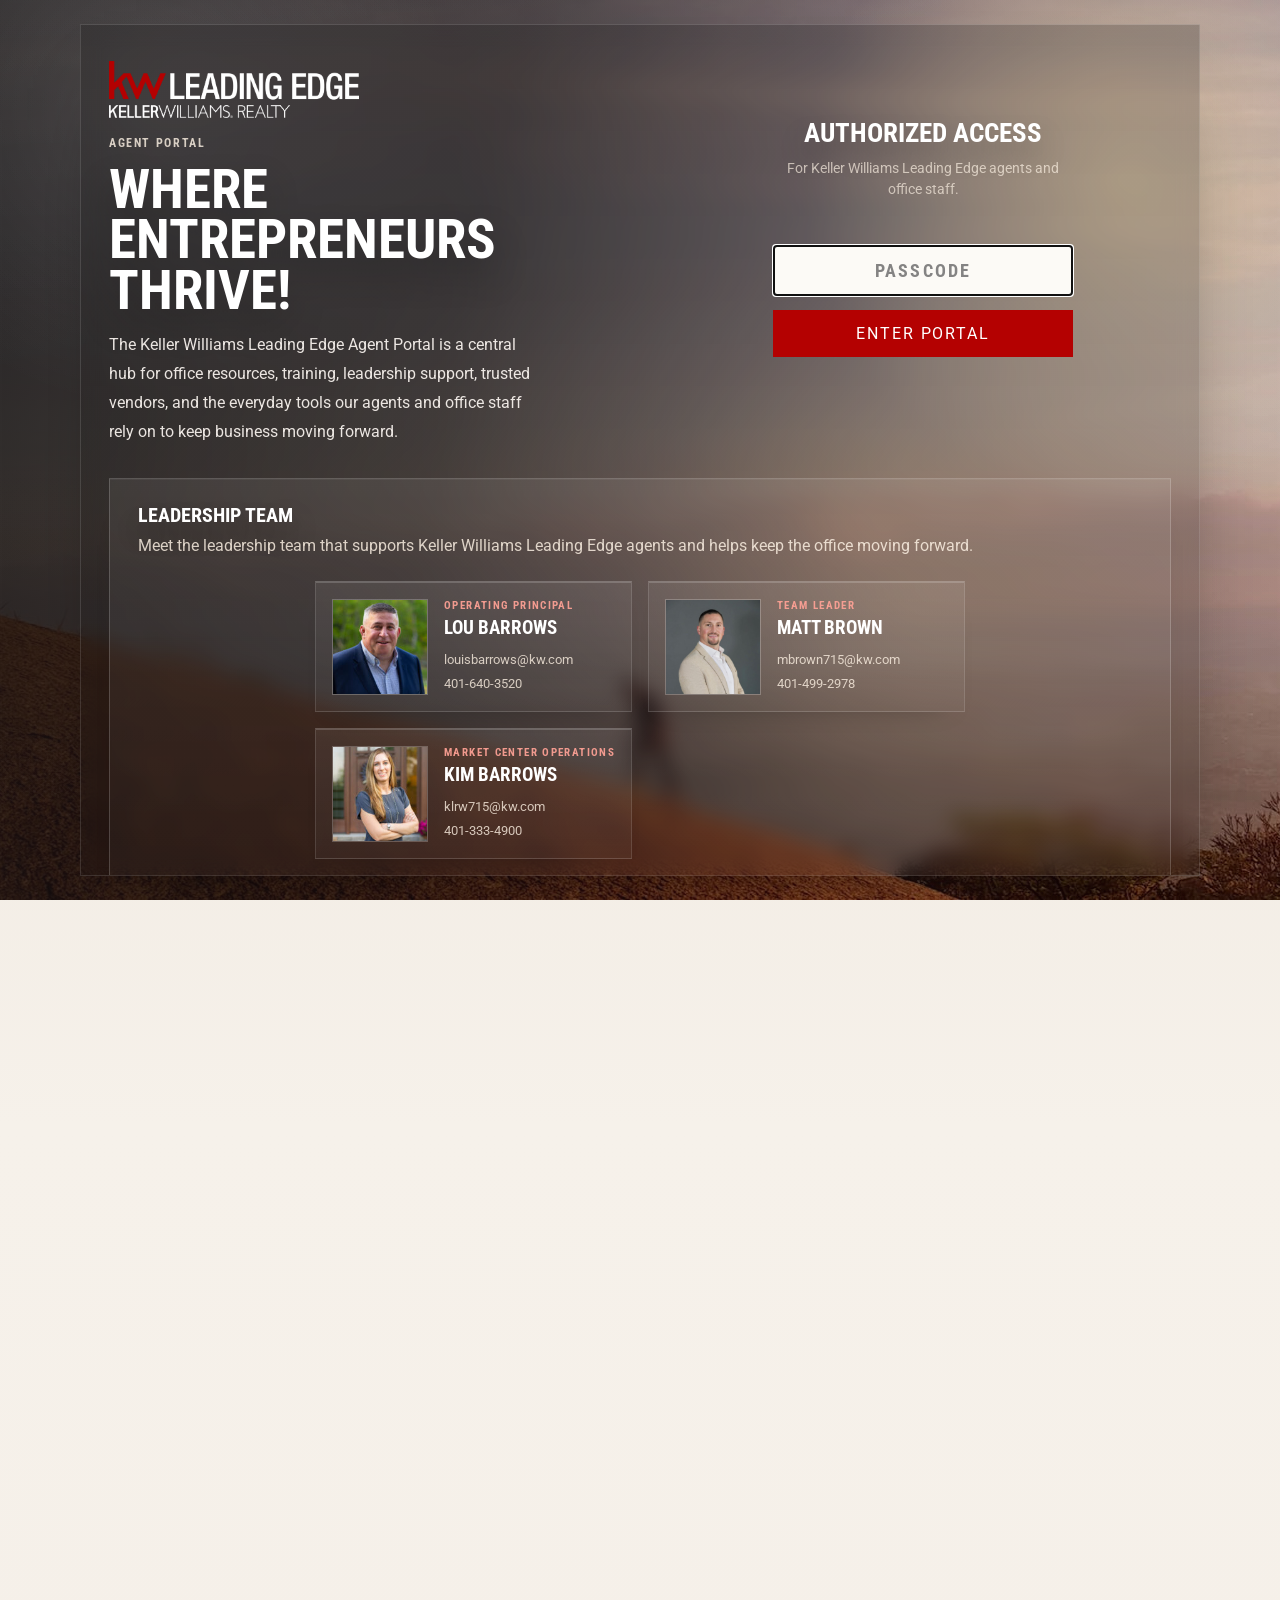
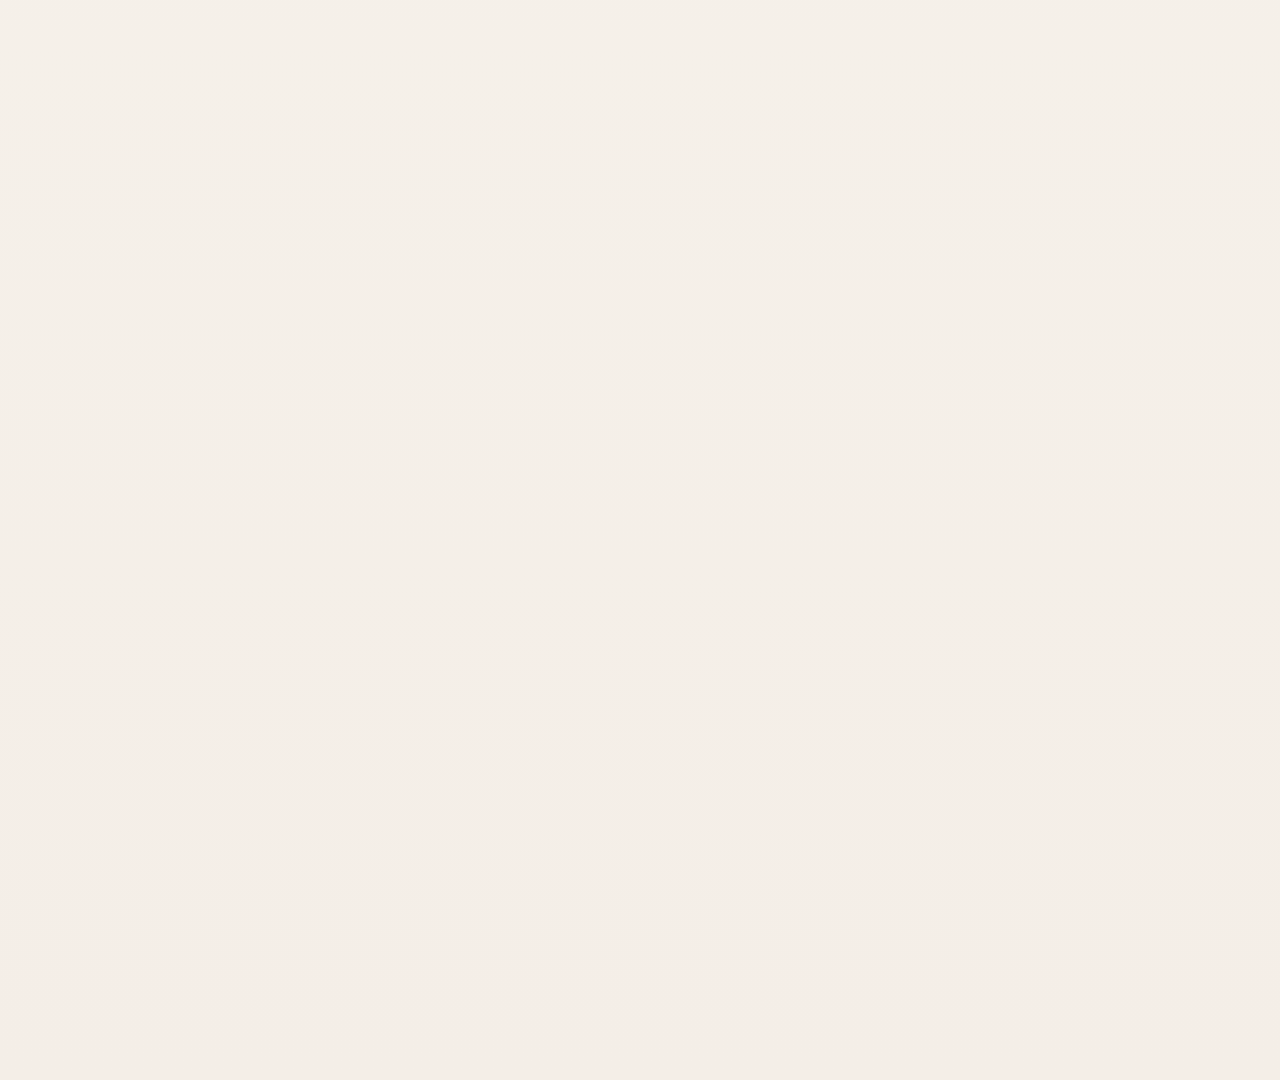
<file: brand-assets.html>
<!DOCTYPE html>
<html lang="en">
<head>
  <meta charset="UTF-8">
  <meta name="viewport" content="width=device-width, initial-scale=1.0">
  <meta name="theme-color" content="#b40101">
  <meta name="description" content="Open Keller Williams Leading Edge marketing tools, brand standards, Canva resources, and logo files in one place.">
  <meta property="og:type" content="website">
  <meta property="og:title" content="KW Leading Edge Marketing + Brand Assets">
  <meta property="og:description" content="Secure access to Keller Williams Leading Edge marketing tools, brand standards, Canva resources, and logo files.">
  <meta property="og:url" content="https://portal.kwleadingedge.com/brand-assets.html">
  <meta property="og:image" content="https://portal.kwleadingedge.com/images/social-preview-login.png?v=5e3d0a8640dc">
  <meta property="og:image:width" content="1893">
  <meta property="og:image:height" content="919">
  <meta property="og:image:alt" content="KW Leading Edge Agent Portal login screen">
  <meta name="twitter:card" content="summary_large_image">
  <meta name="twitter:title" content="KW Leading Edge Marketing + Brand Assets">
  <meta name="twitter:description" content="Secure access to Keller Williams Leading Edge marketing tools, brand standards, Canva resources, and logo files.">
  <meta name="twitter:image" content="https://portal.kwleadingedge.com/images/social-preview-login.png?v=5e3d0a8640dc">
  <meta name="twitter:image:alt" content="KW Leading Edge Agent Portal login screen">
  <title>KW Leading Edge Marketing + Brand Assets</title>
  <link rel="icon" type="image/png" href="kw-app-11%20favicon%20app.png">
  <link rel="shortcut icon" href="kw-app-11%20favicon%20app.png">
  <link rel="preconnect" href="https://fonts.googleapis.com">
  <link rel="preconnect" href="https://fonts.gstatic.com" crossorigin>
  <link href="https://fonts.googleapis.com/css2?family=Roboto:wght@400;500;700;900&family=Roboto+Condensed:wght@400;700&display=swap" rel="stylesheet">
  <link rel="stylesheet" href="styles.css">
</head>
<body class="portal-protected" data-portal-lock-label="Marketing + Brand Assets">
  <div class="top-rail" aria-hidden="true"></div>

  <div class="site-shell">
    <div class="portal-frame">
      <aside class="portal-sidebar">
        <div class="site-header">
          <a class="brand-link" href="index.html#overview" aria-label="KW Leading Edge portal home">
            <div class="brand-lockup">
              <img src="brand/kw-leading-edge-logo.png" alt="Keller Williams Realty Leading Edge" class="brand-logo">
            </div>
            <div class="brand-copy">
              <strong>Marketing + Brand Assets</strong>
            </div>
          </a>

          <div class="header-time-card" aria-label="Current date and time">
            <strong data-header-clock>--:-- ET</strong>
            <span data-header-date>Loading today...</span>
          </div>

          <a class="docusign-countdown-card docusign-countdown-card--link" href="lonewolf/" aria-label="Open Lone Wolf transition resources">
            <span class="docusign-countdown-card__badge">Transition Update</span>
            <strong>DocuSign transition</strong>
            <p>DocuSign Rooms is scheduled to discontinue July 14, 2026. Begin getting familiar with Lone Wolf Transact.</p>
            <span class="docusign-countdown-card__cta">View resources</span>
          </a>

        </div>

        <nav class="section-nav panel" aria-label="Marketing and brand sections">
          <a href="index.html#overview" class="section-nav-link section-nav-link--page">Home</a>
          <a href="index.html#vendor-row" class="section-nav-link section-nav-link--page">Vendor Row</a>
          <a href="lonewolf/" class="section-nav-link section-nav-link--page">Lone Wolf Transition</a>
          <a href="#brand-overview" class="section-nav-link is-active" aria-current="page">Overview</a>
          <a href="#marketing-tools" class="section-nav-link">Marketing Tools</a>
          <a href="#digital-logos" class="section-nav-link">Digital Logos</a>
          <a href="#source-files" class="section-nav-link">Source Files</a>
        </nav>

        <section class="panel sidebar-utility">
          <p class="eyebrow small">Quick Links</p>
          <div class="sidebar-link-stack">
            <a class="button primary sidebar-button" href="https://agent.kwleadingedge.com/dashboard/" target="_blank" rel="noreferrer">Dashboard Login</a>
            <a class="button primary sidebar-button" href="downloads/leading-edge-logos.zip" download>Full Logo Pack</a>
            <a class="button secondary sidebar-button" href="https://images.kw.com/shared/mykw/logos/KellerWilliams_QuickReferenceGuide.pdf" target="_blank" rel="noreferrer">Brand Standards</a>
            <a class="button secondary sidebar-button" href="https://canva.kw.com/" target="_blank" rel="noreferrer">Canva for KW</a>
            <a class="button secondary sidebar-button" href="https://answers.kw.com/hc/en-us/articles/44040408220819-Get-Started-with-Your-KW-Canva-Account" target="_blank" rel="noreferrer">KW Canva Setup</a>
            <a class="button secondary sidebar-button" href="https://agentstore.com/product-category/kw/keller-williams-business-cards/" target="_blank" rel="noreferrer">Business Cards</a>
            <a class="button secondary sidebar-button" href="https://console.command.kw.com/command" target="_blank" rel="noreferrer">KW Command</a>
            <a class="button secondary sidebar-button" href="https://console.command.kw.com/connect/learning" target="_blank" rel="noreferrer">KW Connect</a>
          </div>
        </section>
      </aside>

      <div class="mobile-sidebar-menus" aria-label="Mobile portal menus">
        <details class="mobile-menu-panel">
          <summary class="mobile-menu-summary">Menu</summary>
          <div class="mobile-menu-links">
            <a href="index.html#overview" class="section-nav-link section-nav-link--page">Home</a>
            <a href="index.html#vendor-row" class="section-nav-link section-nav-link--page">Vendor Row</a>
            <a href="lonewolf/" class="section-nav-link section-nav-link--page">Lone Wolf Transition</a>
            <a href="#brand-overview" class="section-nav-link is-active" aria-current="page">Overview</a>
            <a href="#marketing-tools" class="section-nav-link">Marketing Tools</a>
            <a href="#digital-logos" class="section-nav-link">Digital Logos</a>
            <a href="#source-files" class="section-nav-link">Source Files</a>
          </div>
        </details>

        <details class="mobile-menu-panel">
          <summary class="mobile-menu-summary">Quick Links</summary>
          <div class="mobile-menu-links">
            <a class="button primary sidebar-button" href="https://agent.kwleadingedge.com/dashboard/" target="_blank" rel="noreferrer">Dashboard Login</a>
            <a class="button primary sidebar-button" href="downloads/leading-edge-logos.zip" download>Full Logo Pack</a>
            <a class="button secondary sidebar-button" href="https://images.kw.com/shared/mykw/logos/KellerWilliams_QuickReferenceGuide.pdf" target="_blank" rel="noreferrer">Brand Standards</a>
            <a class="button secondary sidebar-button" href="https://canva.kw.com/" target="_blank" rel="noreferrer">Canva for KW</a>
            <a class="button secondary sidebar-button" href="https://answers.kw.com/hc/en-us/articles/44040408220819-Get-Started-with-Your-KW-Canva-Account" target="_blank" rel="noreferrer">KW Canva Setup</a>
            <a class="button secondary sidebar-button" href="https://agentstore.com/product-category/kw/keller-williams-business-cards/" target="_blank" rel="noreferrer">Business Cards</a>
            <a class="button secondary sidebar-button" href="https://console.command.kw.com/command" target="_blank" rel="noreferrer">KW Command</a>
            <a class="button secondary sidebar-button" href="https://console.command.kw.com/connect/learning" target="_blank" rel="noreferrer">KW Connect</a>
          </div>
        </details>
      </div>

      <div class="portal-content">
        <section class="content-strip content-strip--sticky panel" aria-label="Daily tools">
          <div class="content-strip-row content-strip-row--links">
            <div class="content-strip-heading content-strip-heading--links">
              <span class="content-strip-kicker">Quick Links</span>
              <strong>Daily Access</strong>
            </div>
            <div class="content-strip-links">
              <a class="content-strip-link content-strip-link-primary" href="https://console.command.kw.com/command" target="_blank" rel="noreferrer">KW Command</a>
              <a class="content-strip-link" href="https://console.command.kw.com/connect/learning" target="_blank" rel="noreferrer">KW Connect</a>
              <a class="content-strip-link" href="https://stwmls.clareityiam.net/idp/login" target="_blank" rel="noreferrer">RI MLS</a>
              <a class="content-strip-link" href="https://smartmls-sso.connectmls.com/" target="_blank" rel="noreferrer">CT MLS</a>
              <a class="content-strip-link" href="https://h3j.mlspin.com/signin.asp?lstpgckhd=1#ath" target="_blank" rel="noreferrer">Mass MLS</a>
              <a class="content-strip-link" href="https://answers.kw.com/hc/en-us" target="_blank" rel="noreferrer">KW Answers</a>
              <a class="content-strip-link" href="https://www.facebook.com/groups/1202591099776591" target="_blank" rel="noreferrer">KW Facebook Group</a>
            </div>
          </div>
        </section>

        <main class="page-content">
          <section class="panel directory-panel" id="brand-overview">
            <div class="directory-head">
              <div class="directory-title-block">
                <p class="eyebrow small">Marketing + Brand Assets</p>
                <h1>Marketing tools, logo previews, and downloads</h1>
                <p class="dashboard-summary">Open Keller Williams marketing tools, onboarding help, standards, and ordering links first, then jump into logo previews and source files when you need exact artwork.</p>
              </div>

              <div class="directory-actions">
                <a class="button primary compact" href="#marketing-tools">Marketing Tools</a>
                <a class="button secondary compact" href="#digital-logos">Digital Logos</a>
                <a class="button secondary compact" href="#source-files">Source Files</a>
              </div>
            </div>

            <div class="asset-utility-row">
              <a class="chip chip-link" href="https://images.kw.com/shared/mykw/logos/KellerWilliams_QuickReferenceGuide.pdf" target="_blank" rel="noreferrer">Brand Standards</a>
              <a class="chip chip-link" href="https://canva.kw.com/" target="_blank" rel="noreferrer">Canva for KW</a>
              <a class="chip chip-link" href="https://answers.kw.com/hc/en-us/articles/44040408220819-Get-Started-with-Your-KW-Canva-Account" target="_blank" rel="noreferrer">KW Canva Setup</a>
              <a class="chip chip-link" href="https://agentstore.com/product-category/kw/keller-williams-business-cards/" target="_blank" rel="noreferrer">Order Business Cards</a>
              <a class="chip chip-link" href="downloads/leading-edge-logos.zip" download>Download Full Pack</a>
            </div>
          </section>

          <section class="panel" id="marketing-tools">
            <div class="section-head">
              <div>
                <p class="eyebrow small">Marketing Tools</p>
                <h2>The links agents usually need first</h2>
              </div>
            </div>

            <div class="marketing-tool-grid">
              <article class="asset-source-card marketing-tool-card">
                <p class="eyebrow small">Canva</p>
                <h3>Canva for KW</h3>
                <p>Use Keller Williams Canva templates and tools for listing graphics, social posts, presentations, and other day-to-day marketing pieces.</p>
                <div class="chip-row asset-downloads">
                  <a class="chip chip-link" href="https://canva.kw.com/" target="_blank" rel="noreferrer">Open Canva</a>
                  <a class="chip chip-link" href="https://answers.kw.com/hc/en-us/articles/44040408220819-Get-Started-with-Your-KW-Canva-Account" target="_blank" rel="noreferrer">KW Canva Setup</a>
                </div>
              </article>

              <article class="asset-source-card marketing-tool-card">
                <p class="eyebrow small">Standards</p>
                <h3>Brand guardrails</h3>
                <p>Reference the official Keller Williams standards before building new marketing pieces or handing creative direction to a vendor.</p>
                <div class="chip-row asset-downloads">
                  <a class="chip chip-link" href="https://images.kw.com/shared/mykw/logos/KellerWilliams_QuickReferenceGuide.pdf" target="_blank" rel="noreferrer">Open Standards</a>
                  <a class="chip chip-link" href="downloads/leading-edge-logos.zip" download>Full Logo Pack</a>
                </div>
              </article>

              <article class="asset-source-card marketing-tool-card">
                <p class="eyebrow small">Print + Ordering</p>
                <h3>Business cards and print files</h3>
                <p>Order cards, then use the print-ready source files when you need artwork that goes beyond basic digital downloads.</p>
                <div class="chip-row asset-downloads">
                  <a class="chip chip-link" href="https://agentstore.com/product-category/kw/keller-williams-business-cards/" target="_blank" rel="noreferrer">Order Business Cards</a>
                  <a class="chip chip-link" href="#source-files">View Source Files</a>
                </div>
              </article>

              <article class="asset-source-card marketing-tool-card">
                <p class="eyebrow small">Logo Library</p>
                <h3>Digital downloads and vectors</h3>
                <p>Jump straight to previewable digital logos or vector source files when the only thing you need is the mark itself.</p>
                <div class="chip-row asset-downloads">
                  <a class="chip chip-link" href="#digital-logos">Digital Logos</a>
                  <a class="chip chip-link" href="#source-files">Source Files</a>
                </div>
              </article>
            </div>
          </section>

          <section class="panel" id="digital-logos">
            <div class="section-head">
              <div>
                <p class="eyebrow small">Digital Logos</p>
                <h2>Preview before downloading</h2>
              </div>
            </div>

            <div class="asset-grid">
              <article class="asset-card">
                <div class="asset-preview asset-preview--light">
                  <img src="brand-assets/RGB/KellerWilliams_Realty_LeadingEdge_Logo_RGB.png" alt="KW Leading Edge RGB logo">
                </div>
                <div class="asset-card-copy">
                  <p class="eyebrow small">RGB</p>
                  <h3>Standard RGB logo</h3>
                  <p>Best for web, slides, email signatures, and general digital use on light backgrounds.</p>
                </div>
                <div class="chip-row asset-downloads">
                  <a class="chip chip-link" href="brand-assets/RGB/KellerWilliams_Realty_LeadingEdge_Logo_RGB.png" download>Download PNG</a>
                  <a class="chip chip-link" href="brand-assets/RGB/KellerWilliams_Realty_LeadingEdge_Logo_RGB.jpg" download>Download JPG</a>
                </div>
              </article>

              <article class="asset-card">
                <div class="asset-preview asset-preview--dark">
                  <img src="brand-assets/RGB/KellerWilliams_Realty_LeadingEdge_Logo_RGB-rev.png" alt="KW Leading Edge RGB reverse logo">
                </div>
                <div class="asset-card-copy">
                  <p class="eyebrow small">RGB Reverse</p>
                  <h3>Reverse RGB logo</h3>
                  <p>Use this version when the logo needs to sit on a darker image or background.</p>
                </div>
                <div class="chip-row asset-downloads">
                  <a class="chip chip-link" href="brand-assets/RGB/KellerWilliams_Realty_LeadingEdge_Logo_RGB-rev.png" download>Download PNG</a>
                </div>
              </article>

              <article class="asset-card">
                <div class="asset-preview asset-preview--light">
                  <img src="brand-assets/CMYK/KellerWilliams_Realty_LeadingEdge_Logo_CMYK.png" alt="KW Leading Edge CMYK logo">
                </div>
                <div class="asset-card-copy">
                  <p class="eyebrow small">CMYK</p>
                  <h3>Standard CMYK logo</h3>
                  <p>Useful for print workflows when you want a previewable file before moving to source artwork.</p>
                </div>
                <div class="chip-row asset-downloads">
                  <a class="chip chip-link" href="brand-assets/CMYK/KellerWilliams_Realty_LeadingEdge_Logo_CMYK.png" download>Download PNG</a>
                  <a class="chip chip-link" href="brand-assets/CMYK/KellerWilliams_Realty_LeadingEdge_Logo_CMYK.jpg" download>Download JPG</a>
                </div>
              </article>

              <article class="asset-card">
                <div class="asset-preview asset-preview--dark">
                  <img src="brand-assets/CMYK/KellerWilliams_Realty_LeadingEdge_Logo_CMYK-rev.png" alt="KW Leading Edge CMYK reverse logo">
                </div>
                <div class="asset-card-copy">
                  <p class="eyebrow small">CMYK Reverse</p>
                  <h3>Reverse CMYK logo</h3>
                  <p>For darker printed or presentation backgrounds when the standard CMYK logo will not read well.</p>
                </div>
                <div class="chip-row asset-downloads">
                  <a class="chip chip-link" href="brand-assets/CMYK/KellerWilliams_Realty_LeadingEdge_Logo_CMYK-rev.png" download>Download PNG</a>
                </div>
              </article>

              <article class="asset-card">
                <div class="asset-preview asset-preview--light">
                  <img src="brand-assets/Black_White/KellerWilliams_Realty_LeadingEdge_Logo_GRY.png" alt="KW Leading Edge grayscale logo">
                </div>
                <div class="asset-card-copy">
                  <p class="eyebrow small">Grayscale</p>
                  <h3>Standard grayscale logo</h3>
                  <p>Use when color is not available or when a clean neutral treatment is the better fit.</p>
                </div>
                <div class="chip-row asset-downloads">
                  <a class="chip chip-link" href="brand-assets/Black_White/KellerWilliams_Realty_LeadingEdge_Logo_GRY.png" download>Download PNG</a>
                  <a class="chip chip-link" href="brand-assets/Black_White/KellerWilliams_Realty_LeadingEdge_Logo_GRY.jpg" download>Download JPG</a>
                </div>
              </article>

              <article class="asset-card">
                <div class="asset-preview asset-preview--dark">
                  <img src="brand-assets/Black_White/KellerWilliams_Realty_LeadingEdge_Logo_GRY-rev.png" alt="KW Leading Edge grayscale reverse logo">
                </div>
                <div class="asset-card-copy">
                  <p class="eyebrow small">Grayscale Reverse</p>
                  <h3>Reverse grayscale logo</h3>
                  <p>For dark backgrounds when you still want a grayscale treatment instead of full color.</p>
                </div>
                <div class="chip-row asset-downloads">
                  <a class="chip chip-link" href="brand-assets/Black_White/KellerWilliams_Realty_LeadingEdge_Logo_GRY-rev.png" download>Download PNG</a>
                </div>
              </article>

              <article class="asset-card">
                <div class="asset-preview asset-preview--deep">
                  <img src="brand-assets/Black_White/KellerWilliams_Realty_LeadingEdge_Logo_GRY-rev-W.png" alt="KW Leading Edge white reverse logo">
                </div>
                <div class="asset-card-copy">
                  <p class="eyebrow small">White Reverse</p>
                  <h3>White reverse logo</h3>
                  <p>For the darkest backgrounds when the logo needs maximum contrast and the cleanest read.</p>
                </div>
                <div class="chip-row asset-downloads">
                  <a class="chip chip-link" href="brand-assets/Black_White/KellerWilliams_Realty_LeadingEdge_Logo_GRY-rev-W.png" download>Download PNG</a>
                </div>
              </article>
            </div>
          </section>

          <section class="panel" id="source-files">
            <div class="section-head">
              <div>
                <p class="eyebrow small">Source Files</p>
                <h2>EPS artwork and print-ready files</h2>
              </div>
            </div>

            <div class="asset-source-grid">
              <article class="asset-source-card">
                <p class="eyebrow small">RGB EPS</p>
                <h3>Screen-focused vector files</h3>
                <div class="chip-row asset-downloads">
                  <a class="chip chip-link" href="brand-assets/RGB/KellerWilliams_Realty_LeadingEdge_Logo_RGB.eps" download>Standard EPS</a>
                  <a class="chip chip-link" href="brand-assets/RGB/KellerWilliams_Realty_LeadingEdge_Logo_RGB-rev.eps" download>Reverse EPS</a>
                </div>
              </article>

              <article class="asset-source-card">
                <p class="eyebrow small">CMYK EPS</p>
                <h3>Print workflow source files</h3>
                <div class="chip-row asset-downloads">
                  <a class="chip chip-link" href="brand-assets/CMYK/KellerWilliams_Realty_LeadingEdge_Logo_CMYK.eps" download>Standard EPS</a>
                  <a class="chip chip-link" href="brand-assets/CMYK/KellerWilliams_Realty_LeadingEdge_Logo_CMYK-rev.eps" download>Reverse EPS</a>
                </div>
              </article>

              <article class="asset-source-card">
                <p class="eyebrow small">Grayscale EPS</p>
                <h3>Neutral and reverse source files</h3>
                <div class="chip-row asset-downloads">
                  <a class="chip chip-link" href="brand-assets/Black_White/KellerWilliams_Realty_LeadingEdge_Logo_GRY.eps" download>Standard EPS</a>
                  <a class="chip chip-link" href="brand-assets/Black_White/KellerWilliams_Realty_LeadingEdge_Logo_GRY-rev.eps" download>Reverse EPS</a>
                  <a class="chip chip-link" href="brand-assets/Black_White/KellerWilliams_Realty_LeadingEdge_Logo_GRY-rev-W.eps" download>White Reverse EPS</a>
                </div>
              </article>

              <article class="asset-source-card">
                <p class="eyebrow small">PMS200 EPS</p>
                <h3>Spot-color source files</h3>
                <p>PMS200 is included as vector artwork only in the original logo pack.</p>
                <div class="chip-row asset-downloads">
                  <a class="chip chip-link" href="brand-assets/PMS200/KellerWilliams_Realty_LeadingEdge_Logo_PMS200.eps" download>Standard EPS</a>
                  <a class="chip chip-link" href="brand-assets/PMS200/KellerWilliams_Realty_LeadingEdge_Logo_PMS200-rev.eps" download>Reverse EPS</a>
                </div>
              </article>
            </div>
          </section>
        </main>

        <footer class="site-footer">
          <p class="site-footer-item site-footer-item--left">&copy; <span id="currentYear">2026</span> Keller Williams Leading Edge</p>
          <p class="site-footer-item site-footer-item--center">
            <a href="https://maps.google.com/?q=28+Thurber+Boulevard+Smithfield+RI+02917" target="_blank" rel="noreferrer">28 Thurber Boulevard, Smithfield, RI 02917</a>
          </p>
          <p class="site-footer-item site-footer-item--right">
            <a href="tel:+14013334900">401-333-4900</a>
          </p>
        </footer>
      </div>
    </div>
  </div>

  <div class="docusign-reminder-modal" data-docusign-reminder-modal hidden>
    <div class="docusign-reminder-modal__backdrop" data-docusign-reminder-close></div>
    <div class="docusign-reminder-modal__panel" role="dialog" aria-modal="true" aria-labelledby="docusignReminderTitle" aria-describedby="docusignReminderSummary">
      <div class="docusign-reminder-modal__signal" aria-hidden="true">i</div>
      <div class="docusign-reminder-modal__copy">
        <p class="eyebrow small">DocuSign Transition</p>
        <h2 id="docusignReminderTitle">DocuSign transition: July 14, 2026</h2>
        <p id="docusignReminderSummary">DocuSign Rooms is scheduled to discontinue on July 14, 2026, and Lone Wolf Transact will become the next place to manage this workflow. Please review the transition page for KW Answers articles, class registration, and next steps.</p>
      </div>
      <div class="docusign-reminder-modal__actions">
        <a class="button primary compact docusign-reminder-modal__register-button" href="lonewolf/">View Lone Wolf Transition Page</a>
        <button class="button primary compact" type="button" data-docusign-reminder-close data-docusign-reminder-action="read">I've Read This</button>
        <button class="button secondary compact" type="button" data-docusign-reminder-close data-docusign-reminder-action="later">Remind Me Later</button>
      </div>
    </div>
  </div>

  <script src="script.js"></script>
</body>
</html>
</file>
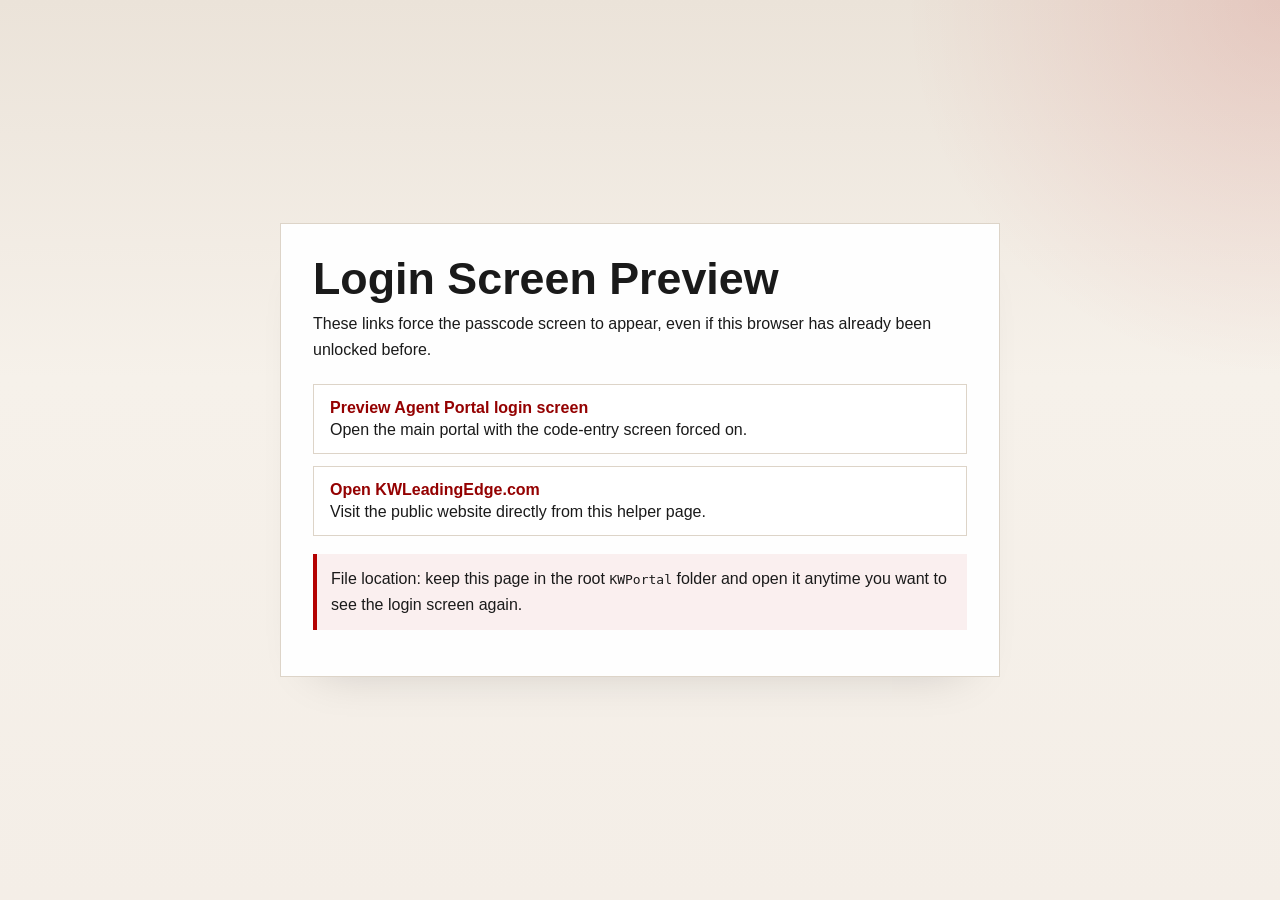
<file: login-screen-preview.html>
<!DOCTYPE html>
<html lang="en">
<head>
  <meta charset="UTF-8">
  <meta name="viewport" content="width=device-width, initial-scale=1.0">
  <meta name="theme-color" content="#b40101">
  <meta name="description" content="Secure access to the KW Leading Edge Agent Portal.">
  <meta property="og:type" content="website">
  <meta property="og:title" content="KW Leading Edge Agent Portal">
  <meta property="og:description" content="Secure access to the KW Leading Edge Agent Portal.">
  <meta property="og:url" content="https://portal.kwleadingedge.com/login-screen-preview.html">
  <meta property="og:image" content="https://portal.kwleadingedge.com/images/social-preview-login.png?v=5e3d0a8640dc">
  <meta property="og:image:width" content="1893">
  <meta property="og:image:height" content="919">
  <meta property="og:image:alt" content="KW Leading Edge Agent Portal login screen">
  <meta name="twitter:card" content="summary_large_image">
  <meta name="twitter:title" content="KW Leading Edge Agent Portal">
  <meta name="twitter:description" content="Secure access to the KW Leading Edge Agent Portal.">
  <meta name="twitter:image" content="https://portal.kwleadingedge.com/images/social-preview-login.png?v=5e3d0a8640dc">
  <meta name="twitter:image:alt" content="KW Leading Edge Agent Portal login screen">
  <title>KW Portal Login Screen Preview</title>
  <link rel="icon" type="image/png" href="kw-app-11%20favicon%20app.png">
  <link rel="shortcut icon" href="kw-app-11%20favicon%20app.png">
  <style>
    :root {
      --kw-red: #b40101;
      --kw-red-dark: #940101;
      --kw-ink: #1a1a1a;
      --kw-paper: #f7f3ed;
      --kw-white: #ffffff;
      --kw-border: #ddd4c8;
      --kw-shadow: 0 26px 48px -36px rgba(0, 0, 0, 0.2);
    }

    * {
      box-sizing: border-box;
    }

    body {
      margin: 0;
      min-height: 100vh;
      display: grid;
      place-items: center;
      padding: 24px;
      font-family: "Segoe UI", Arial, sans-serif;
      color: var(--kw-ink);
      background:
        radial-gradient(circle at top right, rgba(180, 1, 1, 0.12), transparent 24%),
        linear-gradient(180deg, #ebe3d9 0%, #f6f1ea 42%, #f4eee7 100%);
    }

    .preview-card {
      width: min(100%, 720px);
      padding: 32px;
      background: rgba(255, 255, 255, 0.95);
      border: 1px solid var(--kw-border);
      box-shadow: var(--kw-shadow);
    }

    h1 {
      margin: 0 0 10px;
      font-size: clamp(2rem, 5vw, 2.8rem);
      line-height: 1;
    }

    p {
      margin: 0 0 14px;
      line-height: 1.6;
    }

    .preview-links {
      display: grid;
      gap: 12px;
      margin-top: 22px;
    }

    .preview-link {
      display: block;
      padding: 14px 16px;
      border: 1px solid var(--kw-border);
      color: var(--kw-ink);
      text-decoration: none;
      background: var(--kw-white);
      transition: transform 160ms ease, border-color 160ms ease, box-shadow 160ms ease;
    }

    .preview-link:hover,
    .preview-link:focus-visible {
      border-color: var(--kw-red);
      box-shadow: 0 12px 24px -18px rgba(180, 1, 1, 0.55);
      transform: translateY(-1px);
      outline: none;
    }

    .preview-link strong {
      display: block;
      margin-bottom: 4px;
      color: var(--kw-red-dark);
    }

    .preview-note {
      margin-top: 18px;
      padding: 12px 14px;
      border-left: 4px solid var(--kw-red);
      background: rgba(180, 1, 1, 0.06);
    }
  </style>
</head>
<body>
  <main class="preview-card">
    <h1>Login Screen Preview</h1>
    <p>These links force the passcode screen to appear, even if this browser has already been unlocked before.</p>
    <div class="preview-links">
      <a class="preview-link" href="index.html?portalLock=1">
        <strong>Preview Agent Portal login screen</strong>
        Open the main portal with the code-entry screen forced on.
      </a>
      <a class="preview-link" href="https://www.kwleadingedge.com/" target="_blank" rel="noreferrer">
        <strong>Open KWLeadingEdge.com</strong>
        Visit the public website directly from this helper page.
      </a>
    </div>
    <p class="preview-note">File location: keep this page in the root <code>KWPortal</code> folder and open it anytime you want to see the login screen again.</p>
  </main>
</body>
</html>
</file>
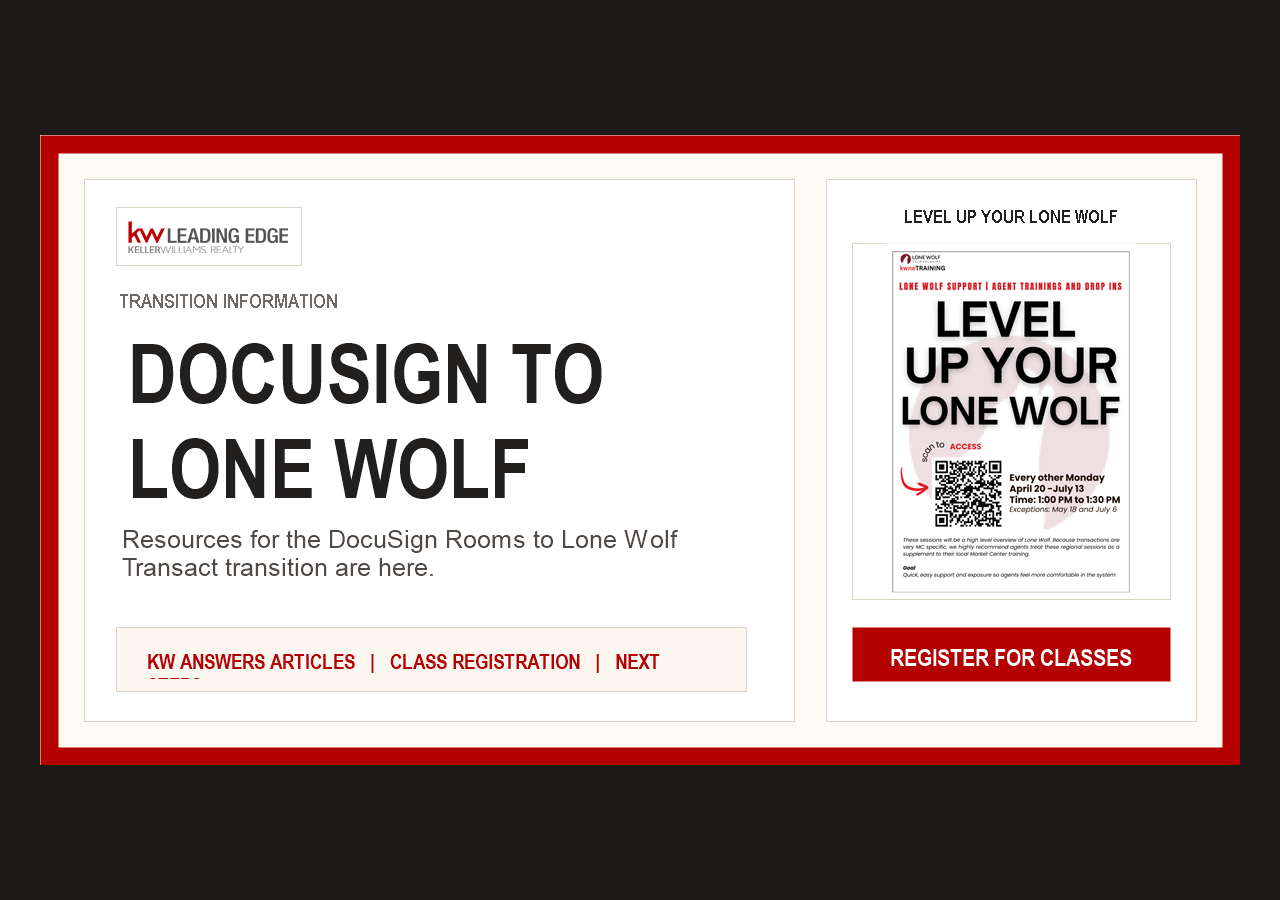
<file: lone-wolf-social-preview.html>
<!DOCTYPE html>
<html lang="en">
<head>
  <meta charset="UTF-8">
  <meta name="viewport" content="width=device-width, initial-scale=1.0">
  <title>Lone Wolf Transition Social Preview</title>
  <style>
    body {
      margin: 0;
      min-height: 100vh;
      display: grid;
      place-items: center;
      background: #1c1917;
    }

    img {
      display: block;
      width: min(1200px, 100vw);
      height: auto;
    }
  </style>
</head>
<body>
  <img src="images/social-preview-lone-wolf-transition.png" alt="DocuSign to Lone Wolf transition social preview">
</body>
</html>
</file>
<file: styles.css>
:root {
  --kw-red: #b40101;
  --kw-red-dark: #940101;
  --kw-black: #111111;
  --kw-ink: #1a1a1a;
  --kw-gray: #696969;
  --kw-gray-soft: #8c8c8c;
  --kw-paper: #f7f3ed;
  --kw-paper-soft: #fcfaf6;
  --kw-white: #ffffff;
  --kw-border: #ddd4c8;
  --kw-shadow: 0 26px 48px -36px rgba(0, 0, 0, 0.2);
  --portal-section-scroll-offset: 22px;
  --transition: 160ms ease;
}

*,
*::before,
*::after {
  box-sizing: border-box;
}

html {
  scroll-behavior: smooth;
}

body {
  margin: 0;
  min-height: 100vh;
  font-family: "Roboto", Arial, sans-serif;
  color: var(--kw-ink);
  background:
    radial-gradient(circle at top right, rgba(180, 1, 1, 0.08), transparent 26%),
    linear-gradient(180deg, #ebe3d9 0%, #f6f1ea 42%, #f4eee7 100%);
}

body.portal-protected {
  overflow: hidden;
}

body.portal-protected .top-rail,
body.portal-protected .site-shell {
  visibility: hidden;
}

body.portal-unlock-transition .portal-unlock-target {
  opacity: 0;
  transform: translateY(22px) scale(0.988);
  filter: blur(5px);
  will-change: opacity, transform, filter;
}

body.portal-unlock-transition.portal-unlock-active .portal-unlock-target.is-portal-unlock-visible {
  animation: portal-unlock-rise 420ms cubic-bezier(0.22, 1, 0.36, 1) forwards;
  animation-delay: var(--portal-unlock-delay, 0ms);
}

.portal-lock.is-intro-ready .portal-lock-intro-target {
  opacity: 0;
  transform: translateY(22px) scale(0.988);
  filter: blur(5px);
  will-change: opacity, transform, filter;
}

.portal-lock.is-entering .portal-lock-intro-target.is-portal-lock-intro-visible {
  animation: portal-unlock-rise 420ms cubic-bezier(0.22, 1, 0.36, 1) forwards;
  animation-delay: var(--portal-lock-intro-delay, 0ms);
}

@keyframes portal-unlock-rise {
  from {
    opacity: 0;
    transform: translateY(22px) scale(0.988);
    filter: blur(5px);
  }

  to {
    opacity: 1;
    transform: translateY(0) scale(1);
    filter: blur(0);
  }
}

@keyframes portal-lock-input-jiggle {
  0%, 100% {
    transform: translateX(0);
  }

  16% {
    transform: translateX(-9px);
  }

  32% {
    transform: translateX(8px);
  }

  48% {
    transform: translateX(-6px);
  }

  64% {
    transform: translateX(5px);
  }

  80% {
    transform: translateX(-3px);
  }
}

a {
  color: inherit;
}

img {
  display: block;
  max-width: 100%;
}

.top-rail {
  height: 10px;
  background: var(--kw-red);
}

.site-shell {
  width: 100%;
  max-width: none;
  margin: 0;
  height: calc(100vh - 10px);
  padding: 18px 22px 22px;
  overflow: hidden;
}

.portal-frame {
  display: grid;
  grid-template-columns: 310px minmax(0, 1fr);
  gap: 22px;
  height: 100%;
}

.portal-sidebar {
  display: grid;
  gap: 18px;
  align-content: start;
  min-height: 0;
  overflow-y: auto;
  overflow-x: hidden;
  padding-right: 6px;
}

.portal-content {
  display: grid;
  grid-template-rows: auto minmax(0, 1fr);
  min-width: 0;
  min-height: 0;
  overflow: hidden;
  overflow-x: hidden;
  padding-right: 8px;
}

.portal-sidebar::-webkit-scrollbar,
.portal-content::-webkit-scrollbar,
.page-content::-webkit-scrollbar {
  width: 10px;
}

.portal-sidebar::-webkit-scrollbar-thumb,
.portal-content::-webkit-scrollbar-thumb,
.page-content::-webkit-scrollbar-thumb {
  background: rgba(180, 1, 1, 0.2);
  border: 2px solid transparent;
  border-radius: 999px;
  background-clip: padding-box;
}

.site-header,
.panel,
.site-footer {
  background: rgba(255, 255, 255, 0.92);
  border: 1px solid var(--kw-border);
  box-shadow: var(--kw-shadow);
  backdrop-filter: blur(10px);
}

.site-header {
  display: grid;
  gap: 18px;
  padding: 20px 22px;
}

.brand-link {
  display: grid;
  gap: 14px;
  text-decoration: none;
  justify-items: center;
  text-align: center;
}

.brand-lockup {
  min-width: 220px;
  max-width: 250px;
  padding: 14px 16px;
  background: var(--kw-white);
  border: 1px solid var(--kw-border);
  justify-self: center;
}

.brand-logo {
  width: 100%;
  height: auto;
}

.brand-copy {
  display: grid;
  gap: 4px;
  justify-items: center;
  text-align: center;
}

.brand-kicker,
.eyebrow,
.card-tag,
.leader-role,
.header-time-label {
  font-family: "Roboto Condensed", "Arial Narrow", sans-serif;
  font-weight: 700;
  letter-spacing: 0.14em;
  text-transform: uppercase;
}

.brand-kicker,
.header-time-label,
.eyebrow.small,
.leader-role {
  font-size: 0.72rem;
}

.brand-kicker,
.eyebrow,
.header-time-label,
.leader-role {
  color: var(--kw-gray);
}

.brand-copy strong {
  font-family: "Roboto Condensed", "Arial Narrow", sans-serif;
  font-size: 1.5rem;
  line-height: 1;
  text-transform: uppercase;
}

.header-actions {
  display: flex;
  flex-wrap: wrap;
  align-items: center;
  justify-content: flex-start;
  gap: 12px;
}

.sidebar-button {
  width: 100%;
}

.sidebar-utility {
  display: grid;
  gap: 12px;
}

.sidebar-link-stack {
  display: grid;
  gap: 10px;
}

.mobile-sidebar-menus {
  display: none;
  width: 100%;
}

.mobile-menu-panel {
  border: 0;
  background: transparent;
}

.mobile-menu-panel + .mobile-menu-panel {
  margin-top: 10px;
}

.mobile-menu-summary {
  display: flex;
  align-items: center;
  justify-content: center;
  gap: 12px;
  min-height: 46px;
  padding: 0.64rem 2rem;
  cursor: pointer;
  list-style: none;
  border: 1px solid var(--kw-border);
  background: var(--kw-paper-soft);
  font-family: "Roboto Condensed", "Arial Narrow", sans-serif;
  font-size: 0.74rem;
  font-weight: 700;
  letter-spacing: 0.1em;
  text-transform: uppercase;
  position: relative;
  text-align: center;
  transition: background var(--transition), color var(--transition), border-color var(--transition);
}

.mobile-menu-summary::-webkit-details-marker {
  display: none;
}

.mobile-menu-summary::after {
  content: "+";
  position: absolute;
  right: 0.85rem;
  font-size: 1rem;
  line-height: 1;
  color: var(--kw-red);
}

.mobile-menu-panel[open] .mobile-menu-summary {
  border-color: var(--kw-red);
  background: var(--kw-red);
  color: var(--kw-white);
}

.mobile-menu-panel[open] .mobile-menu-summary::after {
  content: "-";
  color: var(--kw-white);
}

.mobile-menu-links {
  display: grid;
  gap: 10px;
  margin-top: 8px;
  padding: 12px;
  border: 1px solid var(--kw-border);
  background: rgba(255, 255, 255, 0.94);
}

.mobile-menu-links .section-nav-link,
.mobile-menu-links .button {
  width: 100%;
  justify-content: center;
  text-align: center;
}

.portal-lock {
  position: fixed;
  inset: 0;
  z-index: 1000;
  display: grid;
  place-items: center;
  padding: 24px;
  overflow: auto;
  isolation: isolate;
  background:
    linear-gradient(102deg, rgba(17, 17, 17, 0.88) 0%, rgba(17, 17, 17, 0.72) 36%, rgba(17, 17, 17, 0.36) 68%, rgba(17, 17, 17, 0.18) 100%),
    linear-gradient(180deg, rgba(180, 1, 1, 0.2), rgba(180, 1, 1, 0.08)),
    url("images/portal-morning-ascent.jpg") 56% 54% / cover no-repeat;
  opacity: 1;
  transition: opacity 240ms ease;
}

.portal-lock::before,
.portal-lock::after {
  content: "";
  position: absolute;
  inset: 0;
  pointer-events: none;
}

.portal-lock::before {
  background:
    radial-gradient(circle at 88% 20%, rgba(255, 229, 173, 0.54), transparent 24%),
    radial-gradient(circle at 72% 68%, rgba(255, 208, 132, 0.16), transparent 28%),
    linear-gradient(180deg, rgba(255, 255, 255, 0.04), transparent 34%);
}

.portal-lock::after {
  background:
    linear-gradient(180deg, rgba(255, 255, 255, 0.02), rgba(255, 255, 255, 0)),
    radial-gradient(circle at 12% 12%, rgba(255, 255, 255, 0.1), transparent 22%);
}

.portal-lock-panel {
  position: relative;
  z-index: 1;
  width: min(100%, 1120px);
  max-height: calc(100vh - 48px);
  display: grid;
  gap: 18px;
  padding: 28px;
  overflow: auto;
  background: linear-gradient(180deg, rgba(20, 20, 20, 0.22), rgba(20, 20, 20, 0.14));
  border: 1px solid rgba(255, 255, 255, 0.12);
  box-shadow: 0 40px 90px -56px rgba(0, 0, 0, 0.8);
  backdrop-filter: blur(10px);
  transition:
    opacity 220ms ease,
    transform 280ms cubic-bezier(0.22, 1, 0.36, 1),
    filter 220ms ease;
}

.portal-lock.is-unlocking {
  opacity: 0;
  pointer-events: none;
}

.portal-lock.is-unlocking .portal-lock-panel {
  opacity: 0;
  transform: translateY(-10px) scale(0.986);
  filter: blur(6px);
}

.portal-lock-logo {
  width: min(100%, 250px);
}

.portal-lock-top {
  display: grid;
  grid-template-columns: minmax(0, 1.05fr) minmax(320px, 0.95fr);
  gap: 18px;
  align-items: stretch;
}

.portal-lock-hero {
  display: grid;
  align-content: start;
  padding: 8px 8px 8px 0;
  min-height: 360px;
  gap: 18px;
}

.portal-lock-copy {
  display: grid;
  gap: 14px;
}

.portal-lock-copy h1 {
  margin: 0;
  font-family: "Roboto Condensed", "Arial Narrow", sans-serif;
  font-size: clamp(2.6rem, 5vw, 3.45rem);
  line-height: 0.92;
  text-transform: uppercase;
  color: var(--kw-white);
  text-shadow: 0 18px 36px rgba(0, 0, 0, 0.28);
}

.portal-lock-copy p {
  margin: 0;
}

.portal-lock-hero .eyebrow {
  color: rgba(255, 244, 230, 0.8);
}

.portal-lock-summary {
  max-width: 27rem;
  color: rgba(255, 250, 245, 0.9);
  line-height: 1.82;
}

.portal-lock-form {
  display: grid;
  gap: 14px;
  width: min(100%, 300px);
  margin: 22px auto 0;
}

.portal-lock-input {
  width: 100%;
  min-height: 50px;
  padding: 0.9rem 1rem;
  border: 1px solid var(--kw-border);
  background: var(--kw-paper-soft);
  color: var(--kw-black);
  font-family: "Roboto Condensed", "Arial Narrow", sans-serif;
  font-size: 1.1rem;
  font-weight: 700;
  letter-spacing: 0.18em;
  text-align: center;
  text-transform: uppercase;
  -webkit-text-security: disc;
}

.portal-lock-input::placeholder {
  color: rgba(105, 105, 105, 0.82);
  letter-spacing: 0.12em;
}

.portal-lock-input.is-error-bounce {
  animation: portal-lock-input-jiggle 420ms ease;
}

.portal-lock-button {
  width: 100%;
  appearance: none;
  background: var(--kw-red);
  background-image: none;
  border-color: var(--kw-red);
  box-shadow: none;
}

.portal-lock-button:hover,
.portal-lock-button:focus-visible {
  background: var(--kw-red);
  background-image: none;
  border-color: var(--kw-red);
}

.portal-lock-error {
  min-height: 1rem;
  margin: 0;
  color: #fff;
  font-size: 0.9rem;
}

.portal-lock-help {
  display: grid;
  gap: 10px;
  width: 100%;
  margin-top: 2px;
}

.portal-lock-help[hidden] {
  display: none;
}

.portal-lock-help-button {
  width: 100%;
}

.portal-lock-access-card {
  display: flex;
  flex-direction: column;
  align-items: center;
  gap: 24px;
  justify-content: center;
  min-height: 360px;
  padding: 8px 0;
  text-align: center;
}

.portal-lock-access-head {
  display: grid;
  gap: 12px;
  width: min(100%, 17rem);
  margin: 0;
}

.portal-lock-access-head .eyebrow,
.portal-lock-access-head h2,
.portal-lock-access-head p {
  margin: 0;
}

.portal-lock-access-head h2,
.portal-lock-directory-head h2 {
  font-family: "Roboto Condensed", "Arial Narrow", sans-serif;
  line-height: 1;
  text-transform: uppercase;
  color: var(--kw-white);
  text-shadow: 0 14px 28px rgba(0, 0, 0, 0.28);
}

.portal-lock-access-head h2 {
  font-size: 1.7rem;
  line-height: 0.94;
}

.portal-lock-access-head p,
.portal-lock-directory-head p {
  color: rgba(255, 244, 230, 0.82);
  line-height: 1.6;
}

.portal-lock-access-head p {
  font-size: 0.88rem;
  line-height: 1.45;
  color: rgba(255, 244, 230, 0.66);
}

.portal-lock-directory {
  display: grid;
  position: relative;
  gap: 16px;
  padding: 26px 24px 20px;
  margin-top: 6px;
  border: 1px solid rgba(255, 255, 255, 0.18);
  background: linear-gradient(180deg, rgba(255, 255, 255, 0.07), rgba(255, 255, 255, 0.02));
  box-shadow: inset 0 1px 0 rgba(255, 255, 255, 0.05), 0 20px 38px -34px rgba(0, 0, 0, 0.42);
}

.portal-lock-directory-head {
  display: grid;
  gap: 8px;
  width: 100%;
  max-width: 1032px;
  margin: 0 auto;
  padding: 0 4px 4px;
}

.portal-lock-directory-head h2,
.portal-lock-directory-head p {
  margin: 0;
}

.portal-lock-directory-head h2 {
  font-size: 1.26rem;
}

.portal-lock-leadership-grid {
  grid-template-columns: repeat(3, 300px);
  justify-content: center;
  justify-items: start;
  gap: 22px;
  width: fit-content;
  max-width: 100%;
  margin: 2px auto 0;
}

.portal-lock-leadership-grid .leader-card {
  width: 100%;
  background: linear-gradient(180deg, rgba(255, 255, 255, 0.07), rgba(255, 255, 255, 0.03));
  box-shadow: 0 14px 28px -26px rgba(0, 0, 0, 0.5);
  border: 1px solid rgba(255, 255, 255, 0.12);
  border-top: 2px solid rgba(255, 255, 255, 0.2);
  grid-template-columns: 96px minmax(0, 1fr);
  align-items: start;
  gap: 16px;
  padding: 16px;
}

.portal-lock-leadership-grid .leader-photo {
  width: 96px;
  height: 96px;
  margin: 0;
  align-self: start;
  justify-self: center;
  object-fit: cover;
  object-position: center top;
  border: 1px solid rgba(255, 255, 255, 0.18);
  background: rgba(255, 255, 255, 0.06);
}

.portal-lock-leadership-grid .leader-copy {
  gap: 6px;
  align-content: start;
}

.portal-lock-leadership-grid .leader-role {
  font-size: 0.66rem;
  letter-spacing: 0.13em;
  color: rgba(255, 162, 150, 0.92);
}

.portal-lock-leadership-grid .leader-card h3 {
  margin-top: 0;
  font-size: 1.2rem;
  line-height: 1;
  color: var(--kw-white);
}

.portal-lock-leadership-grid .leader-contact-list {
  gap: 5px;
  margin-top: 8px;
}

.portal-lock-leadership-grid .leader-contact-link {
  display: grid;
  gap: 0;
  font-size: 0.84rem;
  line-height: 1.4;
  color: rgba(255, 244, 230, 0.78);
  overflow-wrap: anywhere;
  text-decoration: none;
}

.portal-lock-leadership-grid .leader-contact-link:hover,
.portal-lock-leadership-grid .leader-contact-link:focus-visible {
  color: var(--kw-white);
}

.portal-lock-office-bar {
  display: flex;
  flex-wrap: wrap;
  align-items: center;
  justify-content: center;
  gap: 10px 18px;
  width: 100%;
  max-width: 1032px;
  margin: 4px auto 0;
  padding-top: 14px;
  border-top: 1px solid rgba(255, 255, 255, 0.16);
  color: rgba(255, 244, 230, 0.78);
  text-align: center;
}

.portal-lock-office-label {
  display: inline-flex;
  align-items: center;
  padding: 0;
  font-family: "Roboto Condensed", "Arial Narrow", sans-serif;
  font-size: 0.68rem;
  font-weight: 700;
  letter-spacing: 0.14em;
  text-transform: uppercase;
  color: rgba(255, 244, 230, 0.68);
}

.portal-lock-office-name {
  font-family: "Roboto Condensed", "Arial Narrow", sans-serif;
  font-size: 0.98rem;
  font-weight: 700;
  letter-spacing: 0.05em;
  text-transform: uppercase;
  color: var(--kw-white);
}

.portal-lock-office-link {
  color: rgba(255, 244, 230, 0.78);
  text-decoration: none;
  border-bottom: 1px solid transparent;
  transition: color 150ms ease, border-color 150ms ease;
}

.portal-lock-office-link:hover,
.portal-lock-office-link:focus-visible {
  color: var(--kw-white);
  border-bottom-color: currentColor;
}

.sidebar-rates {
  gap: 14px;
}

.sidebar-rates-head {
  display: flex;
  align-items: flex-start;
  justify-content: space-between;
  gap: 12px;
}

.sidebar-rates-title {
  display: block;
  font-family: "Roboto Condensed", "Arial Narrow", sans-serif;
  font-size: 1.05rem;
  line-height: 1;
  text-transform: uppercase;
}

.rates-status-pill {
  display: inline-flex;
  align-items: center;
  width: fit-content;
  padding: 0.42rem 0.58rem;
  border: 1px solid var(--kw-border);
  background: var(--kw-paper-soft);
  color: var(--kw-gray);
  font-family: "Roboto Condensed", "Arial Narrow", sans-serif;
  font-size: 0.7rem;
  font-weight: 700;
  letter-spacing: 0.12em;
  text-transform: uppercase;
}

.rates-status-pill.is-error {
  color: var(--kw-red);
  border-color: rgba(180, 1, 1, 0.28);
  background: rgba(180, 1, 1, 0.06);
}

.rates-grid {
  display: grid;
  grid-template-columns: repeat(2, minmax(0, 1fr));
  gap: 10px;
}

.rate-card {
  display: grid;
  gap: 6px;
  padding: 12px;
  border: 1px solid var(--kw-border);
  background: var(--kw-paper-soft);
}

.rate-label {
  color: var(--kw-gray);
  font-family: "Roboto Condensed", "Arial Narrow", sans-serif;
  font-size: 0.72rem;
  font-weight: 700;
  letter-spacing: 0.12em;
  text-transform: uppercase;
}

.rate-value {
  font-family: "Roboto Condensed", "Arial Narrow", sans-serif;
  font-size: 1.2rem;
  line-height: 1;
}

.rates-note {
  margin: 0;
  color: var(--kw-gray);
  font-size: 0.84rem;
  line-height: 1.55;
}

.header-time-card {
  display: grid;
  gap: 3px;
  padding: 12px 14px;
  border: 1px solid var(--kw-border);
  background: var(--kw-paper-soft);
  justify-items: center;
  align-items: center;
  width: min(100%, 250px);
  margin: 0 auto;
  text-align: center;
}

.header-time-card strong {
  display: block;
  font-family: "Roboto Condensed", "Arial Narrow", sans-serif;
  font-size: 1.15rem;
  line-height: 1;
  width: 100%;
  text-align: center;
}

.header-time-card span:last-child {
  display: block;
  color: var(--kw-gray);
  font-size: 0.84rem;
  width: 100%;
  text-align: center;
}

.header-tech-help-tracker {
  display: none;
  min-width: 0;
  color: var(--kw-black);
  text-decoration: none;
}

.joe-availability-panel--header {
  display: grid;
  grid-template-columns: auto minmax(0, 1fr);
  gap: 8px;
  align-items: center;
  min-width: 0;
  padding: 9px 11px;
  border-radius: 0;
}

.joe-availability-panel--header .joe-availability-light {
  width: 10px;
  height: 10px;
}

.joe-availability-panel--header .joe-availability-copy {
  gap: 2px;
}

.joe-availability-panel--header .mobile-tech-help-kicker {
  font-size: 0.58rem;
  letter-spacing: 0.14em;
}

.joe-availability-panel--header .joe-availability-label {
  font-size: 0.72rem;
  line-height: 1.08;
}

.joe-availability-panel--header .joe-availability-summary {
  display: -webkit-box;
  overflow: hidden;
  font-size: 0.64rem;
  line-height: 1.12;
  -webkit-box-orient: vertical;
  -webkit-line-clamp: 3;
  white-space: pre-line;
}

.site-header .header-time-card {
  display: grid;
}

.site-header .header-time-card--sidebar {
  display: grid;
}

.docusign-countdown-card {
  position: relative;
  display: grid;
  gap: 10px;
  width: min(100%, 250px);
  margin: 0 auto;
  padding: 14px;
  overflow: hidden;
  border: 1px solid rgba(255, 255, 255, 0.38);
  background:
    linear-gradient(135deg, #b40101 0%, #7c0101 48%, #111111 100%);
  color: #fff;
  box-shadow: 0 18px 32px -26px rgba(17, 17, 17, 0.86);
  text-align: center;
}

.docusign-countdown-card--link {
  text-decoration: none;
  transition: transform var(--transition), box-shadow var(--transition);
}

.docusign-countdown-card--link:hover,
.docusign-countdown-card--link:focus-visible {
  transform: translateY(-2px);
  box-shadow: 0 20px 38px -24px rgba(17, 17, 17, 0.92);
}

.docusign-countdown-card::before {
  content: "";
  position: absolute;
  inset: 0;
  border: 2px solid rgba(255, 255, 255, 0.22);
  pointer-events: none;
}

.docusign-countdown-card__badge {
  justify-self: center;
  display: inline-flex;
  align-items: center;
  justify-content: center;
  min-height: 24px;
  padding: 0.25rem 0.56rem;
  border: 1px solid rgba(255, 255, 255, 0.42);
  background: #ffe8a3;
  color: #4a0505;
  font-family: "Roboto Condensed", "Arial Narrow", sans-serif;
  font-size: 0.68rem;
  font-weight: 700;
  letter-spacing: 0.12em;
  line-height: 1;
  text-transform: uppercase;
  animation: docusign-attention-pulse 1800ms ease-in-out infinite;
}

.docusign-countdown-card > strong {
  position: relative;
  z-index: 1;
  font-family: "Roboto Condensed", "Arial Narrow", sans-serif;
  font-size: 1.24rem;
  line-height: 1;
  text-transform: uppercase;
}

.docusign-countdown-card__timer {
  position: relative;
  z-index: 1;
  display: grid;
  grid-template-columns: repeat(3, minmax(0, 1fr));
  gap: 8px;
}

.docusign-countdown-card__timer span {
  display: grid;
  gap: 2px;
  justify-items: center;
  padding: 8px 6px;
  border: 1px solid rgba(255, 255, 255, 0.22);
  background: rgba(17, 17, 17, 0.32);
}

.docusign-countdown-card__timer strong {
  font-family: "Roboto Condensed", "Arial Narrow", sans-serif;
  font-size: 1.46rem;
  line-height: 1;
}

.docusign-countdown-card__timer small {
  color: rgba(255, 255, 255, 0.78);
  font-family: "Roboto Condensed", "Arial Narrow", sans-serif;
  font-size: 0.66rem;
  font-weight: 700;
  letter-spacing: 0.1em;
  line-height: 1;
  text-transform: uppercase;
}

.docusign-countdown-card p {
  position: relative;
  z-index: 1;
  margin: 0;
  color: rgba(255, 255, 255, 0.86);
  font-size: 0.82rem;
  line-height: 1.35;
}

.docusign-countdown-card__cta {
  position: relative;
  z-index: 1;
  justify-self: center;
  display: inline-flex;
  align-items: center;
  justify-content: center;
  min-height: 30px;
  padding: 0.42rem 0.68rem;
  border: 1px solid rgba(255, 255, 255, 0.4);
  background: rgba(255, 255, 255, 0.14);
  color: #fff;
  font-family: "Roboto Condensed", "Arial Narrow", sans-serif;
  font-size: 0.68rem;
  font-weight: 700;
  letter-spacing: 0.12em;
  line-height: 1;
  text-transform: uppercase;
}

@keyframes docusign-attention-pulse {
  0%,
  100% {
    transform: translateY(0);
    box-shadow: 0 0 0 0 rgba(255, 232, 163, 0.42);
  }

  50% {
    transform: translateY(-1px);
    box-shadow: 0 0 0 7px rgba(255, 232, 163, 0);
  }
}

.button {
  display: inline-flex;
  align-items: center;
  justify-content: center;
  min-height: 44px;
  padding: 0.8rem 1rem;
  border: 1px solid var(--kw-black);
  background: var(--kw-white);
  color: var(--kw-black);
  text-decoration: none;
  font-family: "Roboto Condensed", "Arial Narrow", sans-serif;
  font-size: 0.82rem;
  font-weight: 700;
  letter-spacing: 0.12em;
  text-transform: uppercase;
  transition: transform var(--transition), background var(--transition), color var(--transition), border-color var(--transition);
}

.button:hover {
  transform: translateY(-2px);
}

.button.primary {
  border-color: var(--kw-red);
  background: var(--kw-red);
  color: var(--kw-white);
}

.button.primary:hover {
  background: var(--kw-red-dark);
  border-color: var(--kw-red-dark);
}

.button.secondary:hover {
  background: var(--kw-black);
  color: var(--kw-white);
}

.button.compact {
  min-height: 40px;
  padding: 0.7rem 0.92rem;
}

.page-content {
  display: grid;
  gap: 22px;
  min-height: 0;
  overflow-y: auto;
  overflow-x: hidden;
}

.page-content [id] {
  scroll-margin-top: var(--portal-section-scroll-offset);
}

.content-strip {
  position: relative;
  z-index: 6;
  min-height: 74px;
  margin-bottom: 22px;
  padding: 14px 18px;
  overflow: hidden;
  transition: box-shadow 140ms ease, border-color 140ms ease;
}

.content-strip::before {
  content: "";
  position: absolute;
  inset: 0 0 auto;
  height: 6px;
  background: var(--kw-red);
  transition: opacity 140ms ease;
}

.content-strip-row {
  display: flex;
  flex-wrap: nowrap;
  align-items: flex-start;
  justify-content: space-between;
  gap: 12px 18px;
}

.content-strip-row--market {
  flex-wrap: wrap;
  align-items: stretch;
  justify-content: center;
}

.content-strip-row--links {
  align-items: center;
  justify-content: center;
  flex-wrap: wrap;
}

.content-strip-heading,
.content-strip-links,
.content-strip-market,
.content-strip-rates,
.content-strip-update,
.content-strip-datetime {
  display: flex;
  align-items: center;
}

.content-strip-market {
  min-width: 0;
  flex: 1 1 auto;
  gap: 12px 18px;
  overflow: hidden;
  max-width: 100%;
  white-space: nowrap;
  transition:
    max-width 220ms ease,
    opacity 160ms ease,
    transform 180ms ease,
    margin 180ms ease,
    gap 180ms ease;
}

.content-strip-market--stacked {
  display: grid;
  gap: 10px;
  align-content: start;
  white-space: normal;
}

.content-strip-market-line {
  display: flex;
  align-items: center;
  justify-content: center;
  gap: 10px 18px;
  flex-wrap: wrap;
  min-width: 0;
}

.content-strip-market-line--ri {
  padding-top: 10px;
  border-top: 1px solid rgba(221, 212, 200, 0.92);
}

.content-strip-market-line--rates,
.content-strip-market-line--ri-inline {
  flex: 1 1 460px;
}

.content-strip-market-line--ri-inline {
  padding-top: 0;
  border-top: 0;
}

.content-strip-links,
.content-strip-rates {
  gap: 8px;
  flex-wrap: wrap;
  justify-content: center;
}

.content-strip-links {
  min-width: 0;
  flex: 0 1 auto;
  overflow: visible;
  scrollbar-width: thin;
}

.content-strip-tech-support {
  display: flex;
  flex: 0 1 520px;
  min-width: min(100%, 320px);
  max-width: 100%;
}

.content-strip.is-leadership-tech-visible .content-strip-tech-support {
  display: none;
}

.content-strip.is-header-tech-floating .content-strip-tech-support {
  display: none;
}

.content-strip-links::-webkit-scrollbar {
  height: 8px;
}

.content-strip-links::-webkit-scrollbar-thumb {
  background: rgba(180, 1, 1, 0.2);
  border-radius: 999px;
}

@media (min-width: 700px) {
  .content-strip-row--links {
    display: grid;
    grid-template-columns: auto minmax(0, 1fr) minmax(340px, 390px);
    align-items: center;
    justify-content: stretch;
  }

  .content-strip-links {
    min-width: 0;
    flex-wrap: wrap;
    justify-content: flex-start;
    overflow: visible;
    padding-bottom: 0;
  }

  .content-strip-link {
    flex: 0 0 auto;
  }

  .content-strip-tech-support {
    flex: none;
    width: 100%;
    min-width: 0;
    max-width: none;
    justify-self: end;
  }

  .content-strip-tech-support .joe-availability-panel--compact {
    grid-template-columns: minmax(0, 1fr) auto;
    gap: 8px;
    min-height: 48px;
    padding: 8px 10px;
    border-radius: 12px;
  }

  .content-strip-tech-support .joe-availability-compact-copy {
    gap: 3px;
  }

  .content-strip-tech-support .joe-availability-compact-kicker {
    font-size: 0.58rem;
    letter-spacing: 0.1em;
    white-space: nowrap;
  }

  .content-strip-tech-support .joe-availability-compact-status {
    gap: 7px;
    align-items: center;
  }

  .content-strip-tech-support .joe-availability-panel--compact .joe-availability-light {
    width: 10px;
    height: 10px;
    margin-top: 0;
  }

  .content-strip-tech-support .joe-availability-panel--compact .joe-availability-label,
  .content-strip-tech-support .joe-availability-panel--compact .joe-availability-summary {
    overflow: hidden;
    text-overflow: ellipsis;
  }

  .content-strip-tech-support .joe-availability-panel--compact .joe-availability-label {
    font-size: 0.72rem;
    line-height: 1.1;
    white-space: nowrap;
  }

  .content-strip-tech-support .joe-availability-panel--compact .joe-availability-summary {
    display: -webkit-box;
    font-size: 0.66rem;
    line-height: 1.12;
    -webkit-box-orient: vertical;
    -webkit-line-clamp: 2;
    white-space: pre-line;
  }

  .content-strip-tech-support .content-strip-tech-button {
    min-width: 50px;
    min-height: 30px;
    padding: 0.42rem 0.5rem;
    font-size: 0;
  }

  .content-strip-tech-support .content-strip-tech-button::after {
    content: "Book";
    font-size: 0.66rem;
    letter-spacing: 0.08em;
  }
}

.content-strip-market-line .content-strip-rates {
  flex-wrap: wrap;
}

.content-strip-rates::before {
  display: none;
}

.content-strip-heading {
  flex-direction: column;
  align-items: center;
  justify-content: center;
  gap: 4px;
  text-align: center;
}

.content-strip-heading strong {
  font-family: "Roboto Condensed", "Arial Narrow", sans-serif;
  font-size: 1rem;
  line-height: 1;
  text-transform: uppercase;
}

.content-strip-heading.content-strip-heading--ri strong {
  font-size: 0.84rem;
  letter-spacing: 0.01em;
  text-transform: none;
}

.content-strip-heading--links {
  flex: 0 0 auto;
  min-width: 124px;
}

.content-strip-link,
.content-rate-pill,
.content-stat-pill,
.content-strip-refresh {
  display: inline-flex;
  align-items: center;
  min-height: 36px;
  padding: 0.56rem 0.74rem;
  border: 1px solid var(--kw-border);
  background: var(--kw-paper-soft);
  color: var(--kw-black);
  text-decoration: none;
  font-family: "Roboto Condensed", "Arial Narrow", sans-serif;
  font-size: 0.74rem;
  font-weight: 700;
  letter-spacing: 0.12em;
  text-transform: uppercase;
  transition:
    transform 220ms cubic-bezier(0.22, 1, 0.36, 1),
    background-color 220ms ease,
    color 180ms ease,
    border-color 220ms ease,
    box-shadow 240ms ease;
}

.content-strip-link:hover,
.content-strip-refresh:hover {
  transform: translateY(-2px);
}

.content-rate-pill:hover,
.content-stat-pill:hover {
  transform: translateY(-1px);
}

.content-strip-link-primary {
  background: var(--kw-red);
  border-color: var(--kw-red);
  color: var(--kw-white);
}

.content-strip-link-primary:hover {
  background: var(--kw-red-dark);
  border-color: var(--kw-red-dark);
}

.content-strip-link:not(.content-strip-link-primary):hover,
.content-strip-refresh:hover {
  background: var(--kw-black);
  border-color: var(--kw-black);
  color: var(--kw-white);
}

.content-strip-tech-button {
  display: inline-flex;
  align-items: center;
  justify-content: center;
  min-height: 34px;
  min-width: 86px;
  padding: 0.52rem 0.72rem;
  border: 1px solid rgba(17, 17, 17, 0.16);
  background: rgba(255, 255, 255, 0.92);
  color: var(--kw-black);
  text-decoration: none;
  font-family: "Roboto Condensed", "Arial Narrow", sans-serif;
  font-size: 0.72rem;
  font-weight: 700;
  letter-spacing: 0.12em;
  text-transform: uppercase;
  white-space: nowrap;
  transition:
    transform 220ms cubic-bezier(0.22, 1, 0.36, 1),
    background-color 220ms ease,
    color 180ms ease,
    border-color 220ms ease,
    box-shadow 240ms ease;
}

.content-strip-tech-button:hover,
.content-strip-tech-button:focus-visible {
  transform: translateY(-1px);
  background: var(--kw-black);
  border-color: var(--kw-black);
  color: var(--kw-white);
}

.joe-availability-actions {
  display: flex;
  flex-wrap: wrap;
  gap: 6px 10px;
  align-items: center;
  justify-content: flex-end;
}

.joe-availability-actions--compact {
  display: grid;
  gap: 6px;
  justify-items: end;
}

.joe-availability-secondary-action {
  color: var(--kw-gray);
  font-family: "Roboto Condensed", "Arial Narrow", sans-serif;
  font-size: 0.72rem;
  font-weight: 700;
  letter-spacing: 0.08em;
  line-height: 1;
  text-decoration: none;
  text-transform: uppercase;
  white-space: nowrap;
  transition: color var(--transition);
}

.joe-availability-secondary-action:hover,
.joe-availability-secondary-action:focus-visible {
  color: var(--kw-red);
}

.joe-availability-secondary-action[hidden] {
  display: none;
}

.content-rate-pill:hover,
.content-stat-pill:hover,
.content-rate-pill:focus-visible,
.content-stat-pill:focus-visible {
  background: rgba(255, 248, 240, 0.96);
  border-color: rgba(180, 1, 1, 0.24);
  color: var(--kw-black);
  box-shadow: 0 16px 28px -24px rgba(17, 17, 17, 0.24);
}

.content-strip-refresh {
  cursor: pointer;
}

.content-strip-kicker,
.content-rate-label {
  color: var(--kw-gray);
  font-family: "Roboto Condensed", "Arial Narrow", sans-serif;
  font-size: 0.7rem;
  font-weight: 700;
  letter-spacing: 0.12em;
  text-transform: uppercase;
}

.content-strip-kicker {
  margin-right: 2px;
}

.joe-availability-panel.joe-availability-panel--compact {
  width: 100%;
  grid-template-columns: minmax(0, 1fr) auto;
  gap: 12px;
  align-items: center;
  padding: 10px 12px;
  border-radius: 16px;
  box-sizing: border-box;
}

.joe-availability-compact-copy {
  display: grid;
  gap: 6px;
  min-width: 0;
}

.joe-availability-compact-kicker {
  color: var(--kw-gray);
  font-family: "Roboto Condensed", "Arial Narrow", sans-serif;
  font-size: 0.68rem;
  font-weight: 700;
  letter-spacing: 0.14em;
  text-transform: uppercase;
}

.joe-availability-compact-status {
  display: grid;
  grid-template-columns: auto minmax(0, 1fr);
  gap: 10px;
  align-items: start;
}

.joe-availability-panel--compact .joe-availability-light {
  width: 12px;
  height: 12px;
  margin-top: 3px;
}

.joe-availability-panel--compact .joe-availability-copy {
  gap: 3px;
}

.joe-availability-panel--compact .joe-availability-label {
  font-size: 0.8rem;
  font-weight: 700;
  letter-spacing: 0;
  line-height: 1.15;
  text-transform: none;
}

.joe-availability-panel--compact .joe-availability-summary {
  font-size: 0.76rem;
  line-height: 1.25;
  white-space: pre-line;
}

.mobile-tech-help-bubble {
  display: none !important;
}

body.is-header-tech-floating .mobile-tech-help-bubble {
  position: fixed;
  right: max(20px, env(safe-area-inset-right));
  top: auto;
  bottom: max(20px, env(safe-area-inset-bottom));
  z-index: 50;
  display: block;
  color: var(--kw-black);
  text-decoration: none;
}

body.is-header-tech-inline.is-header-tech-out-of-view .mobile-tech-help-bubble {
  position: fixed;
  right: max(20px, env(safe-area-inset-right));
  top: auto;
  bottom: max(20px, env(safe-area-inset-bottom));
  z-index: 50;
  display: block;
  color: var(--kw-black);
  text-decoration: none;
}

body.is-header-tech-floating .mobile-tech-help-bubble .joe-availability-panel--mobile-bubble {
  min-width: min(278px, calc(100vw - 40px));
  padding: 12px 14px 12px 12px;
}

body.is-header-tech-inline.is-header-tech-out-of-view .mobile-tech-help-bubble .joe-availability-panel--mobile-bubble {
  min-width: min(278px, calc(100vw - 40px));
  padding: 12px 14px 12px 12px;
}

body.is-header-tech-floating .mobile-tech-help-bubble .mobile-tech-help-avatar {
  width: 46px;
  height: 46px;
}

body.is-header-tech-inline.is-header-tech-out-of-view .mobile-tech-help-bubble .mobile-tech-help-avatar {
  width: 46px;
  height: 46px;
}

body.is-header-tech-inline.is-header-tech-out-of-view.is-leadership-tech-visible .mobile-tech-help-bubble,
body.is-header-tech-inline.is-header-tech-out-of-view.has-room-booking-modal .mobile-tech-help-bubble,
body.is-header-tech-inline.is-header-tech-out-of-view.has-calendar-modal .mobile-tech-help-bubble,
body.is-header-tech-inline.is-header-tech-out-of-view.has-handbook-modal .mobile-tech-help-bubble,
body.is-header-tech-inline.is-header-tech-out-of-view.has-lone-wolf-modal .mobile-tech-help-bubble,
body.is-header-tech-inline.is-header-tech-out-of-view.has-docusign-modal .mobile-tech-help-bubble,
body.is-header-tech-floating.is-leadership-tech-visible .mobile-tech-help-bubble,
body.is-header-tech-floating.has-room-booking-modal .mobile-tech-help-bubble,
body.is-header-tech-floating.has-calendar-modal .mobile-tech-help-bubble,
body.is-header-tech-floating.has-handbook-modal .mobile-tech-help-bubble,
body.is-header-tech-floating.has-lone-wolf-modal .mobile-tech-help-bubble,
body.is-header-tech-floating.has-docusign-modal .mobile-tech-help-bubble,
body.portal-protected .mobile-tech-help-bubble {
  display: none;
}

.joe-availability-panel--mobile-bubble {
  grid-template-columns: auto minmax(0, 1fr);
  gap: 10px;
  align-items: center;
  min-width: min(218px, calc(100vw - 28px));
  padding: 10px 12px 10px 10px;
  border-radius: 12px;
  box-shadow: 0 18px 34px -24px rgba(17, 17, 17, 0.52);
}

.mobile-tech-help-avatar {
  position: relative;
  display: block;
  width: 42px;
  height: 42px;
  overflow: hidden;
  border: 3px solid var(--kw-red);
  border-radius: 999px;
  background: var(--kw-white);
  box-shadow: 0 0 0 5px rgba(180, 1, 1, 0.14);
}

.mobile-tech-help-avatar::after {
  content: "";
  position: absolute;
  right: -2px;
  bottom: -2px;
  width: 13px;
  height: 13px;
  border: 3px solid var(--kw-white);
  border-radius: 999px;
  background: var(--kw-red);
}

.mobile-tech-help-avatar img {
  width: 100%;
  height: 100%;
  object-fit: cover;
}

.mobile-tech-help-kicker {
  color: var(--kw-gray);
  font-family: "Roboto Condensed", "Arial Narrow", sans-serif;
  font-size: 0.62rem;
  font-weight: 700;
  letter-spacing: 0.12em;
  line-height: 1;
  text-transform: uppercase;
}

.joe-availability-panel--mobile-bubble .joe-availability-copy {
  gap: 3px;
}

.joe-availability-panel--mobile-bubble .joe-availability-label {
  font-size: 0.84rem;
  letter-spacing: 0;
  line-height: 1.12;
  text-transform: none;
}

.joe-availability-panel--mobile-bubble .joe-availability-summary {
  font-size: 0.72rem;
  line-height: 1.16;
  white-space: pre-line;
}

.joe-availability-panel--mobile-bubble[data-status="available"] .mobile-tech-help-avatar,
.joe-availability-panel--mobile-bubble[data-status="available_now"] .mobile-tech-help-avatar {
  border-color: #1f8f43;
  box-shadow: 0 0 0 5px rgba(31, 143, 67, 0.18);
}

.joe-availability-panel--mobile-bubble[data-status="available"] .mobile-tech-help-avatar::after,
.joe-availability-panel--mobile-bubble[data-status="available_now"] .mobile-tech-help-avatar::after {
  background: #1f8f43;
}

.content-rate-pill {
  min-width: 116px;
  display: grid;
  position: relative;
  justify-items: center;
  align-content: center;
  gap: 2px;
  padding: 0.48rem 0.68rem;
  text-transform: none;
  text-align: center;
}

.content-rate-pill:hover,
.content-rate-pill:focus-visible {
  z-index: 8;
}

.content-strip-stats {
  display: flex;
  flex-wrap: wrap;
  gap: 8px;
  min-width: 0;
  justify-content: center;
}

.content-stat-pill {
  min-width: 116px;
  display: grid;
  justify-items: center;
  align-content: center;
  gap: 2px;
  padding: 0.48rem 0.68rem;
  text-transform: none;
  text-align: center;
}

.content-stat-label {
  color: var(--kw-gray);
  font-family: "Roboto Condensed", "Arial Narrow", sans-serif;
  font-size: 0.64rem;
  font-weight: 700;
  letter-spacing: 0.12em;
  text-transform: uppercase;
}

.content-stat-value {
  font-family: "Roboto Condensed", "Arial Narrow", sans-serif;
  font-size: 0.88rem;
  line-height: 1;
}

.content-rate-label,
.content-stat-label,
.content-rate-value,
.content-stat-value,
.content-rate-trend,
.content-stat-trend {
  transition: color 180ms ease;
}

.content-rate-pill:hover .content-rate-label,
.content-stat-pill:hover .content-stat-label,
.content-rate-pill:focus-visible .content-rate-label,
.content-stat-pill:focus-visible .content-stat-label {
  color: #6a5548;
}

.content-rate-trend,
.content-stat-trend {
  color: var(--kw-gray);
  font-family: "Roboto", Arial, sans-serif;
  font-size: 0.72rem;
  line-height: 1.2;
}

.content-rate-trend {
  display: inline-flex;
  align-items: center;
  gap: 4px;
}

.content-rate-detail-card {
  position: absolute;
  top: calc(100% + 12px);
  left: 50%;
  display: grid;
  grid-template-columns: repeat(2, minmax(0, 1fr));
  gap: 10px;
  min-width: 248px;
  max-width: min(290px, calc(100vw - 32px));
  padding: 0.72rem;
  border: 1px solid rgba(255, 255, 255, 0.14);
  background:
    linear-gradient(180deg, rgba(30, 24, 21, 0.98), rgba(17, 17, 17, 0.98)),
    radial-gradient(circle at top right, rgba(180, 1, 1, 0.18), transparent 42%);
  color: var(--kw-white);
  text-align: left;
  box-shadow: 0 22px 40px -28px rgba(0, 0, 0, 0.62);
  opacity: 0;
  visibility: hidden;
  pointer-events: none;
  transform: translate(-50%, -6px);
  transition: opacity 180ms ease, transform 180ms ease, visibility 180ms ease;
  z-index: 7;
}

.content-rate-detail-card::before {
  content: "";
  position: absolute;
  left: 50%;
  top: -7px;
  width: 12px;
  height: 12px;
  border-top: 1px solid rgba(255, 255, 255, 0.14);
  border-left: 1px solid rgba(255, 255, 255, 0.14);
  background: rgba(28, 23, 20, 0.98);
  transform: translateX(-50%) rotate(45deg);
}

.content-rate-pill:hover .content-rate-detail-card,
.content-rate-pill:focus-visible .content-rate-detail-card {
  opacity: 1;
  visibility: visible;
  transform: translate(-50%, 0);
}

.dashboard-head-market-grid--rates > .content-rate-pill:first-child .content-rate-detail-card {
  left: 0;
  transform: translateY(-6px);
}

.dashboard-head-market-grid--rates > .content-rate-pill:first-child .content-rate-detail-card::before {
  left: 30px;
  transform: rotate(45deg);
}

.dashboard-head-market-grid--rates > .content-rate-pill:first-child:hover .content-rate-detail-card,
.dashboard-head-market-grid--rates > .content-rate-pill:first-child:focus-visible .content-rate-detail-card {
  transform: translateY(0);
}

.dashboard-head-market-grid--rates > .content-rate-pill:last-child .content-rate-detail-card {
  left: auto;
  right: 0;
  transform: translateY(-6px);
}

.dashboard-head-market-grid--rates > .content-rate-pill:last-child .content-rate-detail-card::before {
  left: auto;
  right: 24px;
  transform: rotate(45deg);
}

.dashboard-head-market-grid--rates > .content-rate-pill:last-child:hover .content-rate-detail-card,
.dashboard-head-market-grid--rates > .content-rate-pill:last-child:focus-visible .content-rate-detail-card {
  transform: translateY(0);
}

.content-rate-detail-stat {
  display: grid;
  gap: 4px;
  min-width: 0;
}

.content-rate-detail-label {
  color: rgba(255, 248, 240, 0.72);
  font-family: "Roboto Condensed", "Arial Narrow", sans-serif;
  font-size: 0.62rem;
  font-weight: 700;
  letter-spacing: 0.12em;
  text-transform: uppercase;
}

.content-rate-detail-value {
  display: inline-flex;
  align-items: center;
  gap: 4px;
  color: rgba(255, 248, 240, 0.9);
  font-family: "Roboto Condensed", "Arial Narrow", sans-serif;
  font-size: 0.9rem;
  line-height: 1;
}

.content-rate-detail-value::before {
  content: "\2192";
  color: rgba(255, 248, 240, 0.5);
  font-size: 0.82rem;
  line-height: 1;
}

.content-rate-detail-value[data-tone="down"] {
  color: #7bd6a0;
}

.content-rate-detail-value[data-tone="down"]::before {
  content: "\2193";
  color: #7bd6a0;
}

.content-rate-detail-value[data-tone="up"] {
  color: #ff9c90;
}

.content-rate-detail-value[data-tone="up"]::before {
  content: "\2191";
  color: #ff9c90;
}

.content-rate-detail-meta {
  color: rgba(255, 248, 240, 0.66);
  font-size: 0.68rem;
  letter-spacing: 0.01em;
  line-height: 1.35;
  text-transform: none;
}

.content-rate-trend::before {
  content: "\2192";
  color: var(--kw-gray-soft);
  font-size: 0.8rem;
  line-height: 1;
  transition: color 180ms ease;
}

.content-rate-trend[data-tone="down"] {
  color: #1f7a46;
}

.content-rate-trend[data-tone="down"]::before {
  content: "\2193";
  color: #1f7a46;
}

.content-rate-trend[data-tone="up"] {
  color: var(--kw-red);
}

.content-rate-trend[data-tone="up"]::before {
  content: "\2191";
  color: var(--kw-red);
}

.content-stat-trend[data-tone="up"] {
  color: #1f7a46;
}

.content-stat-trend[data-tone="down"] {
  color: var(--kw-red);
}

.content-rate-value,
.content-strip-update strong,
.content-strip-datetime strong {
  font-family: "Roboto Condensed", "Arial Narrow", sans-serif;
  font-size: 0.94rem;
  line-height: 1;
}

.content-strip-update,
.content-strip-datetime {
  gap: 8px;
  padding-left: 18px;
  border-left: 1px solid rgba(221, 212, 200, 0.92);
}

.content-strip-datetime {
  flex: 0 0 auto;
  justify-content: center;
  flex-wrap: nowrap;
  text-align: center;
  white-space: nowrap;
}

.content-strip-datetime--topbar {
  flex-direction: row;
  align-items: center;
}

.content-strip-datetime--topbar strong {
  font-size: 1.05rem;
}

.content-strip-datetime--topbar span:last-child {
  font-size: 0.84rem;
}

.content-strip-update strong {
  font-size: 0.84rem;
  letter-spacing: 0.02em;
  text-transform: uppercase;
}

.content-strip-datetime span:last-child {
  color: var(--kw-gray);
  font-size: 0.8rem;
}

.content-strip--sticky {
  position: sticky;
  top: 0;
  z-index: 6;
  box-shadow: 0 22px 36px -32px rgba(0, 0, 0, 0.28);
}

.content-strip--sticky::before {
  opacity: 1;
}

.content-strip-market-shell {
  max-height: 220px;
  overflow: hidden;
  transition:
    max-height 220ms ease,
    opacity 180ms ease,
    transform 180ms ease,
    margin 180ms ease;
}

.content-strip-links-shell {
  padding-top: 12px;
  border-top: 1px solid rgba(221, 212, 200, 0.92);
}

.content-strip.is-market-collapsed .content-strip-market-shell {
  max-height: 0;
  margin-bottom: -4px;
  opacity: 0;
  transform: translateY(-12px);
  pointer-events: none;
}

.content-strip.is-market-collapsed .content-strip-links-shell {
  padding-top: 0;
  border-top: 0;
}

.content-strip.is-rates-collapsed .content-strip-market {
  max-width: 0;
  margin-right: 0;
  gap: 0;
  opacity: 0;
  transform: translateX(-12px);
  pointer-events: none;
}

.content-strip.is-rates-collapsed .content-strip-datetime {
  padding-left: 0;
  border-left: 0;
}

.panel {
  padding: 22px 24px;
}

.dashboard-panel,
.directory-panel {
  display: grid;
  gap: 18px;
}

.dashboard-panel {
  padding: 0;
  border: 0;
  background: transparent;
  box-shadow: none;
}

.dashboard-head,
.overview-grid,
.office-grid {
  display: grid;
  gap: 18px;
}

.dashboard-head {
  position: relative;
  grid-template-columns: minmax(340px, 1.1fr) minmax(0, 0.9fr);
  align-items: stretch;
  padding: 28px;
  overflow: visible;
  border: 1px solid rgba(212, 201, 188, 0.92);
  background:
    linear-gradient(102deg, rgba(17, 17, 17, 0.84) 0%, rgba(17, 17, 17, 0.68) 34%, rgba(17, 17, 17, 0.28) 64%, rgba(17, 17, 17, 0.08) 100%),
    linear-gradient(180deg, rgba(180, 1, 1, 0.18), rgba(180, 1, 1, 0.04)),
    url("images/portal-morning-ascent.jpg") 56% 54% / cover no-repeat;
  box-shadow: inset 0 1px 0 rgba(255, 255, 255, 0.08);
}

.dashboard-head > * {
  position: relative;
  z-index: 1;
}

.dashboard-head::after {
  content: "";
  position: absolute;
  inset: 0;
  background:
    radial-gradient(circle at 88% 20%, rgba(255, 229, 173, 0.54), transparent 24%),
    radial-gradient(circle at 72% 68%, rgba(255, 208, 132, 0.16), transparent 28%),
    linear-gradient(180deg, rgba(255, 255, 255, 0.04), transparent 34%);
  pointer-events: none;
}

.dashboard-lead-column {
  display: grid;
  grid-template-rows: minmax(0, 1fr) auto;
  gap: 10px;
  align-self: stretch;
}

.dashboard-title-block,
.directory-title-block {
  display: grid;
  gap: 12px;
}

.dashboard-title-block h1,
.directory-title-block h1 {
  margin: 0;
  font-family: "Roboto Condensed", "Arial Narrow", sans-serif;
  font-size: clamp(2rem, 4vw, 3.4rem);
  line-height: 0.94;
  text-transform: uppercase;
  max-width: 10ch;
}

.dashboard-summary {
  margin: 0;
  color: var(--kw-gray);
  line-height: 1.65;
  max-width: 58ch;
}

.dashboard-head .eyebrow {
  color: rgba(255, 244, 230, 0.78);
}

.dashboard-head .dashboard-title-block h1,
.dashboard-head .dashboard-summary {
  color: var(--kw-white);
}

.dashboard-head .dashboard-title-block h1 {
  max-width: 9ch;
  text-shadow: 0 18px 36px rgba(0, 0, 0, 0.28);
}

.dashboard-head .dashboard-summary {
  max-width: 34rem;
  color: rgba(255, 250, 245, 0.88);
}

.dashboard-head .dashboard-title-block {
  align-content: start;
  gap: 14px;
  order: 1;
}

.dashboard-head .dashboard-status-card--actions {
  order: 2;
}

.dashboard-head .dashboard-status-card--agenda {
  align-self: stretch;
}

.dashboard-head-market {
  grid-column: 1 / -1;
  display: grid;
  grid-template-columns: minmax(0, 1.02fr) minmax(0, 0.98fr);
  gap: 12px;
  overflow: visible;
}

.dashboard-head-market-section {
  position: relative;
  display: grid;
  gap: 10px;
  padding: 14px;
  border: 1px solid rgba(255, 255, 255, 0.18);
  background: linear-gradient(180deg, rgba(255, 255, 255, 0.24), rgba(250, 246, 241, 0.16));
  backdrop-filter: blur(18px);
  box-shadow: 0 24px 48px -36px rgba(0, 0, 0, 0.52);
  overflow: visible;
}

.dashboard-head-market-heading {
  display: flex;
  flex-wrap: wrap;
  align-items: center;
  justify-content: space-between;
  gap: 8px 14px;
}

.dashboard-head-market-copy {
  display: grid;
  gap: 4px;
}

.dashboard-head-market-kicker {
  color: rgba(255, 244, 230, 0.78);
  font-family: "Roboto Condensed", "Arial Narrow", sans-serif;
  font-size: 0.72rem;
  font-weight: 700;
  letter-spacing: 0.14em;
  text-transform: uppercase;
}

.dashboard-head-market-title {
  font-family: "Roboto Condensed", "Arial Narrow", sans-serif;
  font-size: 0.96rem;
  line-height: 1;
  text-transform: uppercase;
  color: var(--kw-white);
}

.dashboard-head-market-meta {
  margin: 0;
  color: rgba(255, 250, 245, 0.88);
  font-size: 0.84rem;
  letter-spacing: 0.01em;
}

.dashboard-head-market-grid {
  display: grid;
  gap: 8px;
}

.dashboard-head-market-grid--rates,
.dashboard-head-market-grid--stats {
  grid-template-columns: repeat(4, minmax(0, 1fr));
}

.dashboard-head-market .content-rate-pill,
.dashboard-head-market .content-stat-pill {
  width: 100%;
  min-width: 0;
  min-height: 58px;
  padding: 0.58rem 0.7rem;
  background: rgba(255, 255, 255, 0.94);
  border-color: rgba(221, 212, 200, 0.92);
  box-shadow: 0 10px 18px -18px rgba(0, 0, 0, 0.26);
}

.dashboard-head-market .content-rate-pill:hover,
.dashboard-head-market .content-stat-pill:hover,
.dashboard-head-market .content-rate-pill:focus-visible,
.dashboard-head-market .content-stat-pill:focus-visible {
  background: rgba(255, 248, 240, 0.98);
  border-color: rgba(180, 1, 1, 0.32);
  color: var(--kw-black);
  box-shadow:
    0 16px 26px -22px rgba(0, 0, 0, 0.34),
    inset 0 1px 0 rgba(255, 255, 255, 0.72);
}

.dashboard-head-market .content-rate-pill:hover .content-rate-label,
.dashboard-head-market .content-stat-pill:hover .content-stat-label,
.dashboard-head-market .content-rate-pill:focus-visible .content-rate-label,
.dashboard-head-market .content-stat-pill:focus-visible .content-stat-label {
  color: #6a5548;
}

.dashboard-head-market .content-rate-value,
.dashboard-head-market .content-stat-value {
  font-size: 0.96rem;
}

.dashboard-status-grid,
.directory-summary-grid,
.portal-action-grid,
.vision-grid {
  display: grid;
  gap: 16px;
}

.dashboard-status-grid {
  grid-template-columns: 1fr;
  align-content: start;
}

.dashboard-status-card,
.overview-card,
.office-card,
.portal-action-card {
  border: 1px solid var(--kw-border);
  background: linear-gradient(180deg, #ffffff, #faf6f1);
}

.dashboard-status-card,
.overview-card,
.office-card {
  padding: 18px;
}

.dashboard-status-card {
  display: grid;
  gap: 10px;
}

.dashboard-head .dashboard-status-card {
  background:
    linear-gradient(180deg, rgba(255, 255, 255, 0.32), rgba(250, 246, 241, 0.22));
  border-color: rgba(255, 255, 255, 0.18);
  backdrop-filter: blur(18px);
  box-shadow: 0 24px 48px -36px rgba(0, 0, 0, 0.52);
}

.dashboard-head .dashboard-status-card .card-tag {
  background: rgba(255, 255, 255, 0.82);
}

.dashboard-status-card--agenda {
  grid-template-rows: auto auto minmax(0, 1fr) auto;
}

.dashboard-status-card strong,
.overview-card h2,
.office-card h3,
.portal-action-card h3,
.directory-title-block h1 {
  font-family: "Roboto Condensed", "Arial Narrow", sans-serif;
}

.dashboard-status-card strong {
  font-size: 1.08rem;
  line-height: 1.05;
  text-transform: uppercase;
}

.dashboard-status-card p {
  margin: 0;
  color: var(--kw-gray);
  line-height: 1.6;
}

.dashboard-quick-grid {
  display: grid;
  gap: 10px;
}

.dashboard-quick-grid {
  grid-template-columns: repeat(2, minmax(0, 1fr));
}

.dashboard-mini-link {
  display: inline-flex;
  align-items: center;
  justify-content: center;
  min-height: 42px;
  padding: 0.68rem 0.82rem;
  border: 1px solid rgba(221, 212, 200, 0.92);
  background: rgba(255, 255, 255, 0.78);
  color: var(--kw-black);
  text-decoration: none;
  font-family: "Roboto Condensed", "Arial Narrow", sans-serif;
  font-size: 0.78rem;
  font-weight: 700;
  letter-spacing: 0.1em;
  text-align: center;
  text-transform: uppercase;
  transition: transform var(--transition), background var(--transition), border-color var(--transition), color var(--transition), box-shadow var(--transition);
}

.dashboard-mini-link:hover {
  transform: translateY(-2px);
  background: rgba(255, 255, 255, 0.96);
  border-color: var(--kw-red);
  color: var(--kw-red);
  box-shadow: 0 18px 28px -24px rgba(180, 1, 1, 0.32);
}

.dashboard-head .dashboard-mini-link {
  background: rgba(255, 255, 255, 0.92);
  border-color: rgba(221, 212, 200, 0.92);
}

.dashboard-status-meta {
  color: rgba(58, 58, 58, 0.88);
  font-size: 0.84rem;
  letter-spacing: 0.01em;
}

.dashboard-head .dashboard-status-meta {
  color: rgba(35, 35, 35, 0.82);
}

.dashboard-agenda-shell {
  min-height: 292px;
  padding: 10px;
  border: 1px solid rgba(221, 212, 200, 0.92);
  background: rgba(255, 255, 255, 0.7);
}

.dashboard-head .dashboard-agenda-shell {
  border-color: rgba(255, 255, 255, 0.18);
  background: rgba(255, 255, 255, 0.18);
}

.dashboard-agenda-shell[data-calendar-provider="google"] {
  padding: 0;
  overflow: hidden;
  background: #fff;
}

.dashboard-agenda-feed {
  min-height: 270px;
}

.dashboard-agenda-feed iframe,
.dashboard-agenda-google-frame {
  display: block;
  width: 100%;
  min-height: 270px;
  height: 270px;
  border: 0;
  background: #fff;
}

.dashboard-agenda-links {
  display: grid;
  grid-template-columns: repeat(2, minmax(0, 1fr));
  gap: 8px;
}

.dashboard-agenda-links--calendar {
  grid-template-columns: 1fr;
}

.dashboard-agenda-links .dashboard-mini-link {
  min-height: 38px;
  padding: 0.62rem 0.72rem;
  font-size: 0.72rem;
}

.dashboard-calendar-controls {
  display: grid;
  gap: 8px;
}

.dashboard-calendar-row {
  display: grid;
  grid-template-columns: minmax(0, 1fr) auto;
  gap: 8px;
  align-items: center;
  min-height: 42px;
  padding: 8px;
  border: 1px solid rgba(221, 212, 200, 0.92);
  background: rgba(255, 255, 255, 0.86);
}

.dashboard-calendar-toggle {
  display: flex;
  align-items: center;
  gap: 8px;
  min-width: 0;
  color: var(--kw-black);
  cursor: pointer;
  font-family: "Roboto Condensed", "Arial Narrow", sans-serif;
  font-size: 0.74rem;
  font-weight: 700;
  letter-spacing: 0.08em;
  line-height: 1;
  text-transform: uppercase;
}

.dashboard-calendar-toggle input {
  flex: 0 0 auto;
  width: 16px;
  height: 16px;
  margin: 0;
  accent-color: var(--calendar-color, var(--kw-red));
}

.dashboard-calendar-swatch {
  flex: 0 0 auto;
  width: 10px;
  height: 10px;
  background: var(--calendar-color, var(--kw-red));
}

.dashboard-calendar-label {
  min-width: 0;
  overflow: hidden;
  text-overflow: ellipsis;
  white-space: nowrap;
}

.dashboard-calendar-subscribe {
  display: inline-flex;
  align-items: center;
  justify-content: center;
  min-height: 30px;
  padding: 0.48rem 0.62rem;
  border: 1px solid rgba(180, 1, 1, 0.22);
  background: rgba(255, 255, 255, 0.94);
  color: var(--kw-red);
  font-family: "Roboto Condensed", "Arial Narrow", sans-serif;
  font-size: 0.68rem;
  font-weight: 700;
  letter-spacing: 0.08em;
  line-height: 1;
  text-decoration: none;
  text-transform: uppercase;
  transition: transform var(--transition), background var(--transition), border-color var(--transition), color var(--transition), box-shadow var(--transition);
}

.dashboard-calendar-subscribe:hover,
.dashboard-calendar-subscribe:focus-visible {
  transform: translateY(-1px);
  background: var(--kw-red);
  border-color: var(--kw-red);
  color: #fff;
  box-shadow: 0 14px 22px -18px rgba(180, 1, 1, 0.34);
}

.overview-grid {
  grid-template-columns: 1fr;
}

.overview-card {
  display: grid;
  gap: 16px;
}

.overview-card-accent,
.office-card-accent {
  border-top: 4px solid var(--kw-red);
  background:
    radial-gradient(circle at top right, rgba(180, 1, 1, 0.08), transparent 36%),
    linear-gradient(180deg, #fffefe, #fbf7f2);
}

.overview-card-head,
.directory-head {
  display: flex;
  flex-wrap: wrap;
  align-items: flex-start;
  justify-content: space-between;
  gap: 14px;
}

.overview-card h2 {
  margin: 0;
  font-size: 1.45rem;
  line-height: 1;
  text-transform: uppercase;
}

.overview-link-list {
  display: grid;
  gap: 12px;
}

.overview-link-list {
  grid-template-columns: repeat(2, minmax(0, 1fr));
}

.overview-link {
  display: grid;
  gap: 5px;
  align-content: start;
  min-height: 100%;
  padding: 14px 16px;
  border: 1px solid var(--kw-border);
  background: var(--kw-paper-soft);
  text-decoration: none;
  transition: transform var(--transition), box-shadow var(--transition), border-color var(--transition), background var(--transition);
}

.overview-link:hover,
.portal-action-card:hover {
  transform: translateY(-4px);
  box-shadow: 0 22px 34px -28px rgba(0, 0, 0, 0.24);
  border-color: #cabfaf;
}

.overview-link strong {
  font-family: "Roboto Condensed", "Arial Narrow", sans-serif;
  font-size: 1rem;
  line-height: 1;
  text-transform: uppercase;
}

.overview-link span,
.office-card p,
.portal-action-card p {
  color: var(--kw-gray);
  line-height: 1.6;
}

.overview-link span {
  font-size: 0.92rem;
}

.portal-action-grid {
  grid-template-columns: repeat(auto-fit, minmax(220px, 1fr));
}

.portal-action-card {
  display: flex;
  flex-direction: column;
  height: 100%;
  padding: 18px;
  text-decoration: none;
  transition: transform var(--transition), box-shadow var(--transition), border-color var(--transition);
}

.portal-action-card h3 {
  margin: 14px 0 0;
  font-size: 1.22rem;
  line-height: 1;
  text-transform: uppercase;
}

.portal-action-card p {
  margin: 12px 0 0;
}

.office-card h3 {
  margin: 0;
  font-size: 1.28rem;
  line-height: 1;
  text-transform: uppercase;
}

.office-grid {
  grid-template-columns: repeat(2, minmax(0, 1fr));
}

.office-card {
  display: flex;
  flex-direction: column;
  gap: 14px;
}

.office-tech-help-card {
  display: grid;
  grid-template-columns: minmax(0, 1fr) minmax(280px, 360px);
  gap: 22px;
  align-items: stretch;
  padding: 24px;
  background:
    radial-gradient(circle at top right, rgba(180, 1, 1, 0.07), transparent 38%),
    linear-gradient(180deg, #fffefe, #fbf7f2);
}

.office-tech-help-main,
.office-tech-help-actions {
  min-width: 0;
}

.office-tech-help-layout {
  display: grid;
  grid-template-columns: 112px minmax(0, 1fr);
  gap: 18px;
  align-items: start;
  width: 100%;
}

.office-tech-help-photo {
  width: 112px;
  height: 112px;
  border: 1px solid var(--kw-border);
  border-radius: 10px;
  background: #f1ece4;
  object-fit: cover;
}

.office-tech-help-copy {
  display: grid;
  justify-items: start;
  gap: 12px;
  min-width: 0;
}

.office-tech-help-copy h3 {
  max-width: 34ch;
  font-size: 1.36rem;
  line-height: 1.02;
}

.office-tech-help-copy p {
  max-width: 82ch;
}

.office-tech-help-tools {
  display: flex;
  flex-wrap: wrap;
  gap: 8px;
  margin-top: 18px;
  padding-left: 130px;
}

.office-tech-help-tools span {
  padding: 0.48rem 0.62rem;
  border: 1px solid rgba(221, 212, 200, 0.92);
  background: rgba(255, 255, 255, 0.74);
  color: #5f5750;
  font-family: "Roboto Condensed", "Arial Narrow", sans-serif;
  font-size: 0.74rem;
  font-weight: 700;
  letter-spacing: 0.08em;
  line-height: 1;
  text-transform: uppercase;
}

.office-tech-help-actions {
  display: grid;
  align-content: start;
  gap: 12px;
  padding: 16px;
  border: 1px solid rgba(221, 212, 200, 0.92);
  background: rgba(255, 255, 255, 0.68);
}

.office-tech-help-action-label {
  margin: 0;
  color: var(--kw-gray);
  font-family: "Roboto Condensed", "Arial Narrow", sans-serif;
  font-size: 0.76rem;
  font-weight: 700;
  letter-spacing: 0.12em;
  line-height: 1;
  text-transform: uppercase;
}

.office-tech-help-actions .joe-availability-panel {
  width: 100%;
}

.office-tech-help-actions .button {
  width: 100%;
}

.office-card-wide {
  grid-column: 1 / -1;
}

.office-operations-card {
  gap: 18px;
}

.office-reference-card {
  gap: 18px;
  align-content: start;
}

.office-reference-main {
  display: grid;
  grid-template-columns: minmax(0, 1fr) minmax(132px, 158px);
  align-items: start;
  gap: 16px;
}

.office-reference-copy {
  display: grid;
  justify-items: start;
  gap: 14px;
  min-width: 0;
}

.office-reference-actions {
  margin-top: 2px;
}

.handbook-preview-card {
  display: grid;
  gap: 9px;
  width: min(100%, 158px);
  justify-self: end;
  padding: 10px;
  border: 1px solid var(--kw-border);
  background: rgba(255, 255, 255, 0.78);
  color: var(--kw-black);
  text-decoration: none;
  transition: transform var(--transition), border-color var(--transition), box-shadow var(--transition), background var(--transition);
}

.handbook-preview-card:hover {
  transform: translateY(-3px);
  border-color: var(--kw-red);
  background: rgba(255, 255, 255, 0.96);
  box-shadow: 0 22px 34px -28px rgba(180, 1, 1, 0.32);
}

.handbook-preview-card__media {
  display: block;
  aspect-ratio: 0.76;
  overflow: hidden;
  border: 1px solid rgba(221, 212, 200, 0.92);
  background: var(--kw-white);
}

.handbook-preview-card__media img {
  width: 100%;
  height: 100%;
  object-fit: cover;
  object-position: top center;
}

.handbook-preview-card__copy {
  display: grid;
  gap: 3px;
  min-width: 0;
}

.handbook-preview-card__copy span,
.handbook-preview-card__copy strong {
  font-family: "Roboto Condensed", "Arial Narrow", sans-serif;
  font-weight: 700;
  line-height: 1.12;
  text-transform: uppercase;
}

.handbook-preview-card__copy span {
  color: var(--kw-gray);
  font-size: 0.68rem;
  letter-spacing: 0.1em;
}

.handbook-preview-card__copy strong {
  color: var(--kw-red);
  font-size: 0.92rem;
  letter-spacing: 0.04em;
}

.office-reference-info {
  display: grid;
  gap: 14px;
  padding-top: 18px;
  border-top: 1px solid rgba(221, 212, 200, 0.92);
}

.office-info-head {
  display: grid;
  gap: 6px;
}

.office-info-kicker {
  color: var(--kw-red);
  font-family: "Roboto Condensed", "Arial Narrow", sans-serif;
  font-size: 0.72rem;
  font-weight: 700;
  letter-spacing: 0.12em;
  line-height: 1;
  text-transform: uppercase;
}

.office-info-head h4 {
  margin: 0;
  font-family: "Roboto Condensed", "Arial Narrow", sans-serif;
  font-size: 1.04rem;
  line-height: 1.05;
  text-transform: uppercase;
}

.office-info-address {
  margin: 0;
  color: var(--kw-gray);
  font-size: 0.95rem;
  font-style: normal;
  line-height: 1.45;
}

.office-info-list {
  display: grid;
  grid-template-columns: repeat(2, minmax(0, 1fr));
  gap: 0;
  margin: 0;
  border-top: 1px solid var(--kw-border);
  border-left: 1px solid var(--kw-border);
}

.office-info-list div {
  display: grid;
  align-content: center;
  gap: 5px;
  min-width: 0;
  min-height: 64px;
  padding: 10px 12px;
  border-right: 1px solid var(--kw-border);
  border-bottom: 1px solid var(--kw-border);
  background: rgba(255, 255, 255, 0.66);
}

.office-info-list div:last-child:nth-child(odd) {
  grid-column: 1 / -1;
}

.office-info-list dt {
  color: var(--kw-gray);
  font-family: "Roboto Condensed", "Arial Narrow", sans-serif;
  font-size: 0.7rem;
  font-weight: 700;
  letter-spacing: 0.1em;
  line-height: 1.25;
  text-transform: uppercase;
}

.office-info-list dd {
  margin: 0;
  color: var(--kw-black);
  font-size: 0.98rem;
  font-weight: 700;
  line-height: 1.25;
  overflow-wrap: anywhere;
}

.office-operations-block {
  display: grid;
  gap: 12px;
}

.office-operations-label {
  margin: 0;
  color: var(--kw-gray);
  font-family: "Roboto Condensed", "Arial Narrow", sans-serif;
  font-size: 0.78rem;
  font-weight: 700;
  letter-spacing: 0.12em;
  text-transform: uppercase;
}

.office-hours-list,
.office-holiday-list {
  list-style: none;
  margin: 0;
  padding: 0;
}

.office-hours-list {
  display: grid;
  gap: 10px;
}

.office-hours-list li {
  display: flex;
  justify-content: space-between;
  gap: 16px;
  padding: 12px 14px;
  border: 1px solid var(--kw-border);
  background: var(--kw-paper-soft);
}

.office-hours-list strong {
  font-family: "Roboto Condensed", "Arial Narrow", sans-serif;
  font-size: 0.96rem;
  line-height: 1.2;
  text-transform: uppercase;
}

.office-hours-list span {
  color: var(--kw-gray);
  text-align: right;
}

.office-holiday-list {
  display: grid;
  grid-template-columns: repeat(2, minmax(0, 1fr));
  gap: 8px;
}

.office-holiday-list li {
  max-width: 100%;
  display: grid;
  gap: 3px;
  padding: 10px 12px;
  border: 1px solid rgba(221, 212, 200, 0.92);
  border-radius: 8px;
  background: rgba(255, 255, 255, 0.84);
}

.office-holiday-list strong {
  font-family: "Roboto Condensed", "Arial Narrow", sans-serif;
  font-size: 0.93rem;
  line-height: 1.2;
  text-transform: uppercase;
}

.office-holiday-list span {
  color: var(--kw-gray);
  font-size: 0.9rem;
  line-height: 1.25;
}

.office-card p {
  margin: 0;
}

.office-booking-card {
  gap: 18px;
}

.office-booking-actions {
  display: flex;
  flex-wrap: wrap;
  align-items: center;
  gap: 12px;
  margin-top: 4px;
}

.office-calendar-head {
  display: flex;
  align-items: center;
  min-height: 1rem;
}

.office-calendar-grid {
  display: grid;
  grid-template-columns: repeat(2, minmax(0, 1fr));
  gap: 16px;
  align-items: stretch;
}

.office-calendar-card {
  display: grid;
  grid-template-rows: auto minmax(0, 1fr);
  gap: 12px;
  min-height: 0;
  height: 100%;
  padding: 16px;
  border: 1px solid rgba(221, 212, 200, 0.92);
  background: rgba(255, 255, 255, 0.72);
}

.office-calendar-frame {
  width: 100%;
  height: 100%;
  min-height: 390px;
  border: 1px solid var(--kw-border);
  background: var(--kw-white);
}

.directory-actions {
  display: flex;
  flex-wrap: wrap;
  gap: 12px;
}

.tech-overview-head {
  display: grid;
  grid-template-columns: minmax(0, 1fr) minmax(300px, 440px);
  align-items: start;
}

.tech-overview-aside {
  display: grid;
  gap: 12px;
  width: 100%;
}

.joe-support-profile {
  display: grid;
  grid-template-columns: 84px minmax(0, 1fr);
  gap: 14px;
  align-items: center;
  padding: 14px 16px;
  border: 1px solid rgba(105, 105, 105, 0.18);
  border-radius: 18px;
  background: linear-gradient(180deg, rgba(255, 255, 255, 0.98), rgba(247, 243, 238, 0.96));
}

.joe-support-profile-photo {
  width: 84px;
  height: 84px;
  object-fit: cover;
  border: 1px solid var(--kw-border);
  border-radius: 16px;
  background: #f1ece4;
}

.joe-support-profile-copy {
  display: grid;
  gap: 6px;
  min-width: 0;
}

.joe-support-profile-title {
  margin: 0;
  font-family: "Roboto Condensed", "Arial Narrow", sans-serif;
  font-size: 1.05rem;
  font-weight: 700;
  letter-spacing: 0.04em;
  text-transform: uppercase;
}

.joe-support-contact-list {
  display: flex;
  flex-wrap: wrap;
  gap: 8px 12px;
  align-items: center;
}

.joe-support-contact-link {
  display: inline-flex;
  align-items: center;
  min-height: 34px;
  padding: 0 12px;
  border: 1px solid rgba(105, 105, 105, 0.18);
  border-radius: 999px;
  background: rgba(246, 241, 234, 0.72);
  color: var(--kw-gray);
  font-size: 0.88rem;
  font-weight: 600;
  text-decoration: none;
  overflow-wrap: anywhere;
  transition: border-color 140ms ease, color 140ms ease, background-color 140ms ease;
}

.joe-support-contact-link:hover,
.joe-support-contact-link:focus-visible {
  border-color: rgba(180, 1, 1, 0.24);
  background: rgba(255, 246, 246, 0.96);
  color: var(--kw-red);
}

.tech-overview-actions {
  justify-content: flex-start;
}

.tech-overview-actions .button {
  white-space: nowrap;
}

.directory-summary-grid {
  grid-template-columns: repeat(auto-fit, minmax(210px, 1fr));
}

.category-chip-row {
  margin-top: 0;
}

.hero {
  position: relative;
  display: grid;
  grid-template-columns: minmax(0, 1.15fr) minmax(320px, 0.85fr);
  gap: 24px;
  overflow: hidden;
  isolation: isolate;
  background:
    linear-gradient(180deg, rgba(255, 255, 255, 0.2), rgba(255, 255, 255, 0.08)),
    linear-gradient(180deg, #f6ece1 0%, #f4dcc9 18%, #ead6cd 42%, #d7d8dd 100%);
}

.hero::before,
.hero::after {
  content: "";
  position: absolute;
  inset: 0;
  pointer-events: none;
}

.hero::before {
  background:
    radial-gradient(circle at 18% 18%, rgba(255, 242, 214, 0.96), rgba(255, 242, 214, 0.46) 16%, rgba(255, 242, 214, 0) 32%),
    radial-gradient(circle at 26% 26%, rgba(255, 255, 255, 0.5), rgba(255, 255, 255, 0) 18%),
    linear-gradient(135deg, rgba(180, 1, 1, 0.1), rgba(180, 1, 1, 0) 34%),
    linear-gradient(180deg, rgba(255, 255, 255, 0) 0%, rgba(53, 63, 90, 0.08) 62%, rgba(19, 26, 39, 0.18) 100%),
    url("data:image/svg+xml,%3Csvg xmlns='http://www.w3.org/2000/svg' viewBox='0 0 1600 900' preserveAspectRatio='none'%3E%3Cdefs%3E%3ClinearGradient id='sky' x1='0' y1='0' x2='0' y2='1'%3E%3Cstop offset='0%25' stop-color='%23f7e8d8'/%3E%3Cstop offset='38%25' stop-color='%23efcbb7'/%3E%3Cstop offset='70%25' stop-color='%23cad3df'/%3E%3Cstop offset='100%25' stop-color='%23b4c2cf'/%3E%3C/linearGradient%3E%3ClinearGradient id='ridgeBack' x1='0' y1='0' x2='0' y2='1'%3E%3Cstop offset='0%25' stop-color='%23b8b6bf'/%3E%3Cstop offset='100%25' stop-color='%238d95a5'/%3E%3C/linearGradient%3E%3ClinearGradient id='ridgeMid' x1='0' y1='0' x2='0' y2='1'%3E%3Cstop offset='0%25' stop-color='%237b8697'/%3E%3Cstop offset='100%25' stop-color='%23515b6f'/%3E%3C/linearGradient%3E%3ClinearGradient id='ridgeFront' x1='0' y1='0' x2='0' y2='1'%3E%3Cstop offset='0%25' stop-color='%23344055'/%3E%3Cstop offset='100%25' stop-color='%23171c27'/%3E%3C/linearGradient%3E%3C/defs%3E%3Crect width='1600' height='900' fill='url(%23sky)'/%3E%3Cpath d='M0 560L110 492L190 526L296 442L382 502L510 374L636 492L720 456L818 532L940 420L1042 466L1174 372L1308 520L1412 472L1510 556L1600 520V900H0Z' fill='url(%23ridgeBack)' opacity='.68'/%3E%3Cpath d='M0 646L108 594L208 622L312 538L404 612L536 458L646 584L758 546L872 644L982 506L1096 564L1216 458L1360 628L1482 574L1600 638V900H0Z' fill='url(%23ridgeMid)' opacity='.9'/%3E%3Cpath d='M0 748L124 668L218 724L330 596L440 706L584 488L704 664L824 610L952 760L1086 594L1202 642L1328 536L1488 732L1600 688V900H0Z' fill='url(%23ridgeFront)'/%3E%3Cpath d='M1052 760C1110 714 1168 668 1222 618C1264 578 1300 560 1328 568C1352 576 1364 612 1388 678C1404 724 1428 764 1460 796L1514 850H1202L1168 816C1128 776 1090 760 1052 760Z' fill='%23f7ecdc' opacity='.84'/%3E%3C/svg%3E");
  background-size: cover;
  background-position: center;
  transform: scale(1.02);
}

.hero::after {
  background:
    linear-gradient(90deg, rgba(255, 255, 255, 0.97) 0%, rgba(255, 255, 255, 0.9) 36%, rgba(255, 255, 255, 0.48) 66%, rgba(255, 255, 255, 0.12) 100%),
    linear-gradient(180deg, rgba(255, 255, 255, 0.18), rgba(255, 255, 255, 0.02));
}

.eyebrow {
  margin: 0 0 12px;
  font-size: 0.78rem;
}

.hero h1,
.hero-tagline,
.section-head h2,
.launch-card h3,
.course-card h3,
.support-card h3,
.leader-card h3,
.vision-card h3,
.spotlight-card h2 {
  margin: 0;
  font-family: "Roboto Condensed", "Arial Narrow", sans-serif;
  line-height: 1;
  text-transform: uppercase;
}

.hero-tagline {
  margin: 0;
  color: var(--kw-red);
  font-size: clamp(2.8rem, 5vw, 5.8rem);
  line-height: 0.92;
  letter-spacing: -0.03em;
  text-transform: none;
  max-width: 8ch;
}

.hero h1 {
  margin-top: 16px;
  font-size: clamp(2rem, 2.9vw, 3.1rem);
  max-width: 12ch;
}

.hero-copy,
.hero-aside {
  position: relative;
  z-index: 1;
}

.hero-text,
.spotlight-item p,
.launch-card p,
.course-card p,
.support-card p,
.council-copy p,
.vision-card p,
.vision-quote span,
.site-footer p {
  color: var(--kw-gray);
  line-height: 1.7;
}

.hero-text {
  max-width: 62ch;
  margin: 18px 0 0;
  font-size: 1.01rem;
}

.hero-actions,
.section-head,
.chip-row {
  display: flex;
  flex-wrap: wrap;
  gap: 12px;
}

.hero-actions {
  margin-top: 22px;
}

.hero-points {
  display: flex;
  flex-wrap: wrap;
  gap: 10px;
  margin-top: 24px;
}

.hero-point,
.chip,
.vision-number,
.card-tag {
  display: inline-flex;
  align-items: center;
  justify-content: center;
  width: fit-content;
}

.hero-point,
.chip {
  padding: 0.56rem 0.8rem;
  border: 1px solid var(--kw-border);
  background: rgba(255, 255, 255, 0.72);
  backdrop-filter: blur(8px);
  font-size: 0.84rem;
}

.hero-aside {
  display: grid;
  align-content: start;
}

.spotlight-card {
  display: grid;
  gap: 18px;
  height: 100%;
  padding: 20px;
  border: 1px solid var(--kw-border);
  background:
    linear-gradient(180deg, rgba(255, 255, 255, 0.74), rgba(255, 255, 255, 0.52)),
    linear-gradient(180deg, rgba(180, 1, 1, 0.08), rgba(180, 1, 1, 0.03));
  backdrop-filter: blur(14px);
  box-shadow: 0 26px 48px -38px rgba(0, 0, 0, 0.35);
}

.spotlight-card h2 {
  font-size: 1.7rem;
  max-width: 14ch;
}

.spotlight-list {
  display: grid;
  gap: 12px;
}

.spotlight-item {
  display: grid;
  grid-template-columns: 42px minmax(0, 1fr);
  gap: 14px;
  align-items: start;
  padding-top: 12px;
  border-top: 1px solid rgba(221, 212, 200, 0.92);
}

.spotlight-item:first-child {
  padding-top: 0;
  border-top: 0;
}

.spotlight-item span,
.vision-number {
  min-width: 42px;
  min-height: 42px;
  border: 1px solid var(--kw-border);
  background: rgba(255, 255, 255, 0.9);
  color: var(--kw-red);
  font-family: "Roboto Condensed", "Arial Narrow", sans-serif;
  font-size: 1rem;
  font-weight: 700;
}

.spotlight-item strong {
  font-size: 1rem;
}

.spotlight-item p {
  margin: 8px 0 0;
}

.section-nav {
  display: grid;
  gap: 10px;
}

.section-nav-link {
  padding: 0.7rem 0.85rem;
  border: 1px solid var(--kw-border);
  background: var(--kw-paper-soft);
  display: flex;
  align-items: center;
  justify-content: center;
  text-align: center;
  text-decoration: none;
  font-family: "Roboto Condensed", "Arial Narrow", sans-serif;
  font-size: 0.8rem;
  font-weight: 700;
  letter-spacing: 0.12em;
  text-transform: uppercase;
  transition: background var(--transition), color var(--transition), border-color var(--transition);
}

.section-nav-link:hover,
.section-nav-link.is-active,
.section-nav-link[aria-current="page"] {
  background: var(--kw-red);
  border-color: var(--kw-red);
  color: var(--kw-white);
}

.section-nav-link--page {
  border-style: dashed;
}

.section-nav-link--primary {
  background: var(--kw-red);
  border-color: var(--kw-red);
  color: var(--kw-white);
  border-style: solid;
}

.section-nav-link--primary:hover,
.section-nav-link--primary:focus-visible {
  background: var(--kw-red-dark);
  border-color: var(--kw-red-dark);
  color: var(--kw-white);
}

.section-head {
  align-items: flex-start;
  justify-content: space-between;
  margin-bottom: 18px;
}

.section-head h2 {
  font-size: 1.55rem;
  max-width: none;
  line-height: 1;
  text-transform: uppercase;
}

.launch-grid,
.course-grid,
.leadership-grid,
.vision-grid {
  display: grid;
  gap: 16px;
}

.launch-grid {
  grid-template-columns: repeat(auto-fit, minmax(220px, 1fr));
}

.content-split {
  display: grid;
  grid-template-columns: minmax(0, 1.08fr) minmax(320px, 0.92fr);
  gap: 22px;
}

.course-grid {
  grid-template-columns: repeat(auto-fit, minmax(220px, 1fr));
}

.kw-connect-resource {
  display: grid;
  grid-template-columns: minmax(0, 0.92fr) minmax(0, 1.08fr);
  gap: 16px;
  margin-bottom: 16px;
  padding: 18px;
  border: 1px solid var(--kw-border);
  background:
    radial-gradient(circle at top right, rgba(180, 1, 1, 0.08), transparent 36%),
    linear-gradient(180deg, #fffefe, #fbf7f2);
}

.kw-connect-resource-copy {
  display: flex;
  min-width: 0;
  flex-direction: column;
  align-items: flex-start;
}

.kw-connect-resource-copy h3 {
  margin: 14px 0 0;
  font-size: 1.35rem;
}

.kw-connect-resource-copy p {
  margin: 12px 0 0;
  line-height: 1.6;
}

.kw-connect-tile-grid {
  display: grid;
  grid-template-columns: repeat(3, minmax(0, 1fr));
  gap: 12px;
}

.kw-connect-tile {
  display: grid;
  align-content: start;
  gap: 8px;
  min-width: 0;
  padding: 14px;
  border: 1px solid rgba(221, 212, 200, 0.92);
  background: rgba(255, 255, 255, 0.86);
}

.kw-connect-tile span {
  color: var(--kw-red);
  font-family: "Roboto Condensed", "Arial Narrow", sans-serif;
  font-size: 0.72rem;
  font-weight: 700;
  letter-spacing: 0.12em;
  text-transform: uppercase;
}

.kw-connect-tile strong {
  font-size: 1rem;
  line-height: 1.2;
}

.kw-connect-tile p {
  margin: 0;
  color: var(--kw-gray);
  line-height: 1.55;
}

.launch-card,
.course-card,
.support-card,
.leader-card,
.vision-card {
  border: 1px solid var(--kw-border);
  background: var(--kw-white);
}

.launch-card,
.course-card,
.support-card,
.leader-card,
.vision-card {
  padding: 18px;
  height: 100%;
}

.launch-card,
.course-card {
  display: flex;
  flex-direction: column;
  text-decoration: none;
  transition: transform var(--transition), box-shadow var(--transition), border-color var(--transition);
}

.launch-card:hover,
.course-card:hover {
  transform: translateY(-4px);
  box-shadow: 0 22px 34px -28px rgba(0, 0, 0, 0.24);
  border-color: #cabfaf;
}

.card-tag {
  padding: 0.48rem 0.72rem;
  border: 1px solid var(--kw-border);
  background: var(--kw-paper-soft);
  font-family: "Roboto Condensed", "Arial Narrow", sans-serif;
  font-size: 0.72rem;
  font-weight: 700;
  letter-spacing: 0.12em;
  text-transform: uppercase;
}

.card-tag-link {
  color: var(--kw-black);
  text-decoration: none;
  transition: background var(--transition), border-color var(--transition), color var(--transition);
}

.card-tag-link:hover {
  background: var(--kw-red);
  border-color: var(--kw-red);
  color: var(--kw-white);
}

.launch-card h3,
.course-card h3,
.support-card h3,
.leader-card h3,
.vision-card h3 {
  margin-top: 14px;
  font-size: 1.3rem;
}

.launch-card p,
.course-card p,
.support-card p,
.vision-card p {
  margin: 12px 0 0;
}

.support-stack {
  display: grid;
  gap: 16px;
}

.support-card {
  display: flex;
  flex-direction: column;
  background: linear-gradient(180deg, #fffefe, #fcf9f5);
}

.support-card-accent {
  border-top: 4px solid var(--kw-red);
  background:
    radial-gradient(circle at top right, rgba(180, 1, 1, 0.08), transparent 38%),
    linear-gradient(180deg, #fffefe, #fbf7f2);
}

.chip-row {
  margin-top: 16px;
}

.chip {
  font-weight: 700;
}

.chip-link {
  text-decoration: none;
  transition: background var(--transition), color var(--transition);
}

.chip-link:hover {
  background: var(--kw-black);
  color: var(--kw-white);
}

.leadership-grid {
  grid-template-columns: repeat(auto-fit, minmax(180px, 1fr));
}

.leader-card {
  display: grid;
  grid-template-columns: 84px minmax(0, 1fr);
  gap: 14px;
  align-items: center;
  background: var(--kw-paper-soft);
  border-top: 4px solid var(--kw-black);
}

.leader-card-highlight {
  border-top-color: var(--kw-red);
}

.leader-photo,
.council-photo {
  width: 84px;
  height: 84px;
  object-fit: cover;
  border: 1px solid var(--kw-border);
  background: #f1ece4;
}

.leader-copy {
  display: grid;
  gap: 6px;
  min-width: 0;
}

.leader-role {
  color: var(--kw-red);
}

.leader-contact-list {
  display: grid;
  gap: 2px;
  margin-top: 4px;
}

.leader-contact-link {
  color: var(--kw-gray);
  font-size: 0.84rem;
  text-decoration: none;
  overflow-wrap: anywhere;
}

.leader-contact-link:hover {
  color: var(--kw-red);
}

.alc-card {
  display: grid;
  gap: 16px;
  margin-top: 18px;
  padding: 18px;
  border: 1px solid var(--kw-border);
  border-top: 4px solid var(--kw-red);
  background:
    linear-gradient(135deg, rgba(180, 1, 1, 0.08), rgba(255, 255, 255, 0) 34%),
    var(--kw-paper-soft);
}

.alc-card-head {
  display: flex;
  justify-content: space-between;
  gap: 14px;
  align-items: flex-start;
}

.alc-card h3 {
  margin: 0;
  font-family: "Roboto Condensed", "Arial Narrow", sans-serif;
  font-size: 1.32rem;
  line-height: 1;
  text-transform: uppercase;
}

.alc-card-summary {
  max-width: 680px;
  margin: 8px 0 0;
  color: var(--kw-gray);
  line-height: 1.55;
}

.alc-poster-grid {
  display: grid;
  grid-template-columns: repeat(auto-fit, minmax(170px, 1fr));
  gap: 12px;
}

.alc-poster-card {
  display: grid;
  grid-template-rows: auto 1fr;
  min-width: 0;
  overflow: hidden;
  border: 1px solid var(--kw-border);
  background: var(--kw-white);
  color: var(--kw-black);
  text-decoration: none;
  transition:
    border-color 160ms ease,
    box-shadow 160ms ease,
    transform 160ms ease;
}

.alc-poster-card:hover,
.alc-poster-card:focus-visible {
  border-color: rgba(180, 1, 1, 0.42);
  box-shadow: 0 14px 28px rgba(22, 22, 22, 0.12);
  transform: translateY(-2px);
}

.alc-poster-card img {
  display: block;
  width: 100%;
  aspect-ratio: 4 / 5;
  object-fit: cover;
  object-position: top center;
  background: #eee8df;
}

.alc-poster-copy {
  display: grid;
  gap: 4px;
  align-content: start;
  padding: 12px;
}

.alc-poster-copy strong {
  font-family: "Roboto Condensed", "Arial Narrow", sans-serif;
  font-size: 1.02rem;
  line-height: 1.05;
  text-transform: uppercase;
}

.alc-poster-copy span {
  color: var(--kw-gray);
  font-size: 0.85rem;
  line-height: 1.35;
}

.leadership-support-card {
  display: grid;
  grid-template-columns: 108px minmax(0, 1fr) auto;
  grid-template-areas:
    "photo copy copy"
    "photo status action";
  gap: 14px 20px;
  align-items: center;
  margin-top: 18px;
  padding: 22px 24px;
  border: 1px solid var(--kw-border);
  border-top: 4px solid var(--kw-red);
  background: linear-gradient(180deg, #ffffff, #faf6f1);
}

.leadership-support-photo {
  grid-area: photo;
  width: 108px;
  height: 108px;
  object-fit: cover;
  border: 1px solid var(--kw-border);
  border-radius: 18px;
  background: #f1ece4;
}

.leadership-support-copy {
  grid-area: copy;
  display: grid;
  gap: 10px;
  min-width: 0;
  align-self: center;
}

.leadership-support-copy .eyebrow,
.leadership-support-copy p {
  margin: 0;
}

.leadership-support-copy h3 {
  margin: 0;
  font-family: "Roboto Condensed", "Arial Narrow", sans-serif;
  font-size: 1.42rem;
  line-height: 0.98;
  text-transform: uppercase;
}

.leadership-support-summary {
  max-width: 72ch;
  color: var(--kw-gray);
  line-height: 1.5;
}

.leadership-support-actions {
  grid-area: action;
  display: flex;
  flex-wrap: wrap;
  gap: 8px 12px;
  align-items: center;
  justify-self: end;
  align-self: center;
  justify-content: flex-end;
}

.leadership-support-button {
  min-width: 132px;
  white-space: nowrap;
}

.leadership-support-card > .joe-availability-panel {
  grid-area: status;
}

.joe-availability-panel--leadership {
  align-items: center;
  min-height: 74px;
  border-radius: 16px;
}

.joe-availability-panel--leadership .joe-availability-light {
  width: 12px;
  height: 12px;
  margin-top: 0;
}

.joe-availability-panel--leadership .joe-availability-label {
  font-size: 0.98rem;
  letter-spacing: 0;
  line-height: 1.2;
  text-transform: none;
}

.joe-availability-panel--leadership .joe-availability-summary {
  font-size: 0.92rem;
  line-height: 1.34;
}

.joe-availability-panel {
  display: grid;
  grid-template-columns: auto minmax(0, 1fr);
  gap: 12px;
  align-items: start;
  padding: 14px 16px;
  border: 1px solid rgba(105, 105, 105, 0.22);
  border-radius: 18px;
  background: linear-gradient(180deg, rgba(255, 255, 255, 0.98), rgba(246, 241, 234, 0.92));
}

.joe-availability-panel[hidden] {
  display: none;
}

.joe-availability-light {
  width: 14px;
  height: 14px;
  margin-top: 4px;
  border-radius: 999px;
  background: #a89989;
  box-shadow: 0 0 0 5px rgba(168, 153, 137, 0.18);
}

.joe-availability-copy {
  display: grid;
  gap: 4px;
  min-width: 0;
}

.joe-availability-label,
.joe-availability-summary {
  margin: 0;
}

.joe-availability-label {
  font-family: "Roboto Condensed", "Arial Narrow", sans-serif;
  font-size: 0.92rem;
  font-weight: 700;
  letter-spacing: 0.06em;
  line-height: 1.1;
  text-transform: uppercase;
}

.joe-availability-summary {
  color: var(--kw-gray);
  font-size: 0.94rem;
  line-height: 1.45;
}

.joe-availability-panel[data-status="available"],
.joe-availability-panel[data-status="available_now"] {
  border-color: rgba(42, 117, 61, 0.24);
  background:
    radial-gradient(circle at top right, rgba(68, 167, 94, 0.16), transparent 42%),
    linear-gradient(180deg, rgba(247, 255, 250, 0.98), rgba(238, 250, 242, 0.96));
}

.joe-availability-panel[data-status="available"] .joe-availability-light,
.joe-availability-panel[data-status="available_now"] .joe-availability-light {
  background: #1f8f43;
  box-shadow:
    0 0 0 5px rgba(31, 143, 67, 0.18),
    0 0 20px rgba(31, 143, 67, 0.28);
  animation: joe-availability-pulse 1.9s ease-in-out infinite;
}

.joe-availability-panel[data-status="available"] .joe-availability-label,
.joe-availability-panel[data-status="available_now"] .joe-availability-label {
  color: #156b30;
}

.joe-availability-panel[data-status="unavailable"] {
  border-color: rgba(180, 1, 1, 0.2);
  background:
    radial-gradient(circle at top right, rgba(180, 1, 1, 0.12), transparent 42%),
    linear-gradient(180deg, rgba(255, 249, 249, 0.98), rgba(251, 239, 239, 0.96));
}

.joe-availability-panel[data-status="unavailable"] .joe-availability-light {
  background: var(--kw-red);
  box-shadow:
    0 0 0 5px rgba(180, 1, 1, 0.16),
    0 0 18px rgba(180, 1, 1, 0.24);
}

.joe-availability-panel[data-status="unavailable"] .joe-availability-label {
  color: var(--kw-red-dark);
}

@keyframes joe-availability-pulse {
  0%, 100% {
    box-shadow:
      0 0 0 5px rgba(31, 143, 67, 0.18),
      0 0 20px rgba(31, 143, 67, 0.28);
  }

  50% {
    box-shadow:
      0 0 0 8px rgba(31, 143, 67, 0.08),
      0 0 28px rgba(31, 143, 67, 0.2);
  }
}

.asset-utility-row {
  display: flex;
  flex-wrap: wrap;
  gap: 10px;
}

.asset-grid,
.asset-source-grid,
.marketing-tool-grid {
  display: grid;
  gap: 16px;
}

.asset-grid {
  grid-template-columns: repeat(auto-fit, minmax(260px, 1fr));
}

.asset-source-grid,
.marketing-tool-grid {
  grid-template-columns: repeat(auto-fit, minmax(240px, 1fr));
}

.asset-card,
.asset-source-card {
  display: grid;
  gap: 14px;
  padding: 18px;
  border: 1px solid var(--kw-border);
  background: linear-gradient(180deg, #ffffff, #faf6f1);
}

.asset-preview {
  display: grid;
  place-items: center;
  min-height: 180px;
  padding: 22px 18px;
  border: 1px solid var(--kw-border);
}

.asset-preview--light {
  background: linear-gradient(180deg, #ffffff, #f5eee6);
}

.asset-preview--dark {
  background: linear-gradient(180deg, #5b483d, #3b2d25);
}

.asset-preview--deep {
  background: linear-gradient(180deg, #2c2320, #16110f);
}

.asset-preview img {
  max-width: 100%;
  max-height: 110px;
  object-fit: contain;
}

.asset-card-copy,
.asset-source-card {
  min-width: 0;
}

.asset-card-copy p,
.asset-source-card p {
  margin: 0;
  color: var(--kw-gray);
  line-height: 1.6;
}

.asset-card-copy h3,
.asset-source-card h3 {
  margin: 0;
  font-family: "Roboto Condensed", "Arial Narrow", sans-serif;
  font-size: 1.18rem;
  line-height: 1;
  text-transform: uppercase;
}

.marketing-tool-card {
  border-top: 4px solid var(--kw-red);
  background:
    radial-gradient(circle at top right, rgba(180, 1, 1, 0.08), transparent 36%),
    linear-gradient(180deg, #fffefe, #fbf7f2);
}

.marketing-tool-card .chip-row {
  margin-top: 4px;
}

.asset-downloads {
  gap: 8px;
}

.council-strip {
  display: grid;
  gap: 14px;
  margin-top: 18px;
  padding: 18px;
  border: 1px solid var(--kw-border);
  background: var(--kw-paper-soft);
}

.council-copy p {
  margin: 0;
}

.council-grid {
  display: grid;
  grid-template-columns: repeat(auto-fit, minmax(220px, 1fr));
  gap: 12px;
}

.council-card {
  display: grid;
  grid-template-columns: 68px minmax(0, 1fr);
  gap: 12px;
  align-items: center;
  padding: 14px;
  border: 1px solid var(--kw-border);
  background: rgba(255, 255, 255, 0.84);
}

.council-photo {
  width: 68px;
  height: 68px;
}

.council-card strong {
  font-size: 0.96rem;
  line-height: 1.3;
}

.vision-grid {
  grid-template-columns: repeat(auto-fit, minmax(220px, 1fr));
}

.vision-card {
  display: flex;
  flex-direction: column;
  background: linear-gradient(180deg, #ffffff, #faf6f1);
  border-top: 4px solid var(--kw-red);
}

.vision-quote {
  display: flex;
  flex-wrap: wrap;
  gap: 10px;
  align-items: center;
  margin-top: 18px;
  padding: 18px;
  border: 1px solid var(--kw-border);
  border-left: 6px solid var(--kw-red);
  background: linear-gradient(180deg, #fffbfa, #fffefd);
}

.vendor-hero {
  position: relative;
  display: grid;
  grid-template-columns: minmax(0, 1.05fr) minmax(280px, 0.95fr);
  gap: 22px;
  overflow: hidden;
  background:
    radial-gradient(circle at top right, rgba(180, 1, 1, 0.08), transparent 26%),
    linear-gradient(180deg, #fffefe, #faf6f1);
}

.vendor-hero::before {
  content: "";
  position: absolute;
  inset: auto -4% -12% auto;
  width: 46%;
  height: 78%;
  background:
    radial-gradient(circle at top left, rgba(180, 1, 1, 0.18), rgba(180, 1, 1, 0) 58%),
    linear-gradient(180deg, rgba(180, 1, 1, 0.07), rgba(180, 1, 1, 0));
  transform: rotate(-6deg);
  pointer-events: none;
}

.vendor-hero-copy,
.vendor-hero-aside {
  position: relative;
  z-index: 1;
}

.vendor-spotlight {
  background:
    linear-gradient(180deg, rgba(255, 255, 255, 0.84), rgba(255, 255, 255, 0.68)),
    linear-gradient(180deg, rgba(180, 1, 1, 0.08), rgba(180, 1, 1, 0.02));
}

.vendor-chip-grid {
  display: flex;
  flex-wrap: wrap;
  gap: 10px;
}

.vendor-grid {
  display: grid;
  grid-template-columns: repeat(auto-fit, minmax(300px, 1fr));
  gap: 18px;
}

.vendor-grid-featured {
  grid-template-columns: 1fr;
}

.vendor-card {
  display: grid;
  gap: 18px;
  padding: 24px;
  border: 1px dashed #bfae9d;
  border-radius: 20px;
  background:
    linear-gradient(180deg, rgba(255, 255, 255, 0.98), rgba(251, 248, 243, 0.98));
}

.vendor-card-featured {
  grid-template-columns: minmax(220px, 0.6fr) minmax(0, 1fr);
  align-items: center;
}

.vendor-brand {
  display: grid;
  gap: 6px;
  align-content: center;
  align-items: center;
  justify-items: center;
  min-height: 112px;
  min-width: 0;
}

.vendor-card-featured .vendor-brand {
  min-height: 140px;
}

.vendor-logo {
  display: block;
  width: auto;
  max-width: 100%;
  max-width: min(100%, 330px);
  height: auto;
  max-height: 118px;
  object-fit: contain;
  object-position: center;
  place-self: center;
}

.vendor-card-featured .vendor-logo {
  max-width: 100%;
  max-width: min(100%, 470px);
  max-height: 150px;
}

.vendor-brand-trueliving .vendor-logo {
  max-height: 150px;
}

.vendor-brand-airguardian .vendor-logo {
  border-radius: 4px;
}

.vendor-brand strong,
.vendor-brand-subcopy,
.vendor-brand-kicker {
  font-family: "Roboto Condensed", "Arial Narrow", sans-serif;
}

.vendor-brand strong {
  font-size: clamp(2rem, 3vw, 3.2rem);
  line-height: 0.95;
  text-transform: uppercase;
}

.vendor-brand-kicker {
  font-size: 0.78rem;
  font-weight: 700;
  letter-spacing: 0.12em;
  text-transform: uppercase;
  color: var(--kw-gray);
}

.vendor-brand-subcopy {
  color: var(--kw-gray);
  font-size: 1rem;
  letter-spacing: 0.08em;
  text-transform: uppercase;
}

.vendor-brand-loan strong {
  color: #5a2f96;
  text-transform: none;
}

.vendor-brand-percy strong {
  color: #b18a2c;
  font-size: clamp(1.85rem, 2.7vw, 2.8rem);
}

.vendor-brand-comparion strong,
.vendor-brand-crum strong,
.vendor-brand-chopy strong {
  color: #0d3e92;
}

.vendor-brand-koala strong {
  color: #6c7f2e;
}

.vendor-brand-broll strong {
  color: #111111;
}

.vendor-brand-trueliving strong {
  color: #434343;
}

.vendor-brand-maid strong {
  color: #c1a24f;
  text-transform: none;
}

.vendor-details {
  display: grid;
  gap: 8px;
  margin: 0;
}

.vendor-details div {
  display: grid;
  grid-template-columns: 88px minmax(0, 1fr);
  gap: 12px;
  align-items: center;
  padding-bottom: 7px;
  border-bottom: 1px solid rgba(221, 212, 200, 0.92);
}

.vendor-details dt {
  margin: 0;
  color: var(--kw-gray);
  font-weight: 500;
}

.vendor-details dd {
  margin: 0;
  min-width: 0;
}

.vendor-details a {
  color: inherit;
  text-decoration: none;
  overflow-wrap: anywhere;
}

button.button {
  cursor: pointer;
  font: inherit;
}

body.has-room-booking-modal {
  overflow: hidden;
}

body.has-room-booking-modal .portal-content {
  overflow: hidden;
}

body.has-room-booking-modal .page-content {
  overflow: hidden;
}

body.has-calendar-modal,
body.has-handbook-modal,
body.has-lone-wolf-modal,
body.has-docusign-modal {
  overflow: hidden;
}

body.has-calendar-modal .portal-content,
body.has-handbook-modal .portal-content,
body.has-lone-wolf-modal .portal-content,
body.has-docusign-modal .portal-content {
  overflow: hidden;
}

body.has-calendar-modal .page-content,
body.has-handbook-modal .page-content,
body.has-lone-wolf-modal .page-content,
body.has-docusign-modal .page-content {
  overflow: hidden;
}

.calendar-modal {
  position: fixed;
  inset: 0;
  display: grid;
  place-items: center;
  padding: 24px;
  background: rgba(17, 17, 17, 0.72);
  opacity: 0;
  pointer-events: none;
  overflow: auto;
  overscroll-behavior: contain;
  transition: opacity 180ms ease;
  z-index: 140;
}

.calendar-modal.is-open {
  opacity: 1;
  pointer-events: auto;
}

.lone-wolf-modal {
  z-index: 170;
}

.calendar-modal__backdrop {
  position: absolute;
  inset: 0;
}

.calendar-modal__panel {
  position: relative;
  z-index: 1;
  width: min(1180px, 100%);
  max-height: calc(100vh - 48px);
  display: grid;
  grid-template-rows: auto minmax(0, 1fr) auto;
  border: 1px solid rgba(221, 212, 200, 0.92);
  background:
    linear-gradient(180deg, #fff, #faf6f1),
    radial-gradient(circle at top right, rgba(180, 1, 1, 0.08), transparent 28%);
  box-shadow: 0 28px 54px -34px rgba(0, 0, 0, 0.5);
  overflow: hidden;
}

.calendar-modal__head,
.calendar-modal__footer {
  display: flex;
  flex-wrap: wrap;
  align-items: flex-start;
  justify-content: space-between;
  gap: 16px;
  padding: 18px 20px;
}

.calendar-modal__head {
  border-bottom: 1px solid rgba(221, 212, 200, 0.92);
  background: #fff;
}

.calendar-modal__footer {
  border-top: 1px solid rgba(221, 212, 200, 0.92);
  background: #fff;
}

.calendar-modal__copy {
  display: grid;
  gap: 8px;
}

.calendar-modal__copy .eyebrow,
.calendar-modal__summary,
.calendar-modal__note {
  margin: 0;
}

.docusign-reminder-modal[hidden] {
  display: none;
}

.docusign-reminder-modal {
  position: fixed;
  inset: 0;
  z-index: 160;
  display: grid;
  place-items: center;
  padding: 24px;
  background: rgba(17, 17, 17, 0.76);
  opacity: 0;
  pointer-events: none;
  overflow: auto;
  overscroll-behavior: contain;
  transition: opacity 180ms ease;
}

.docusign-reminder-modal.is-open {
  opacity: 1;
  pointer-events: auto;
}

.docusign-reminder-modal__backdrop {
  position: absolute;
  inset: 0;
}

.docusign-reminder-modal__panel {
  position: relative;
  z-index: 1;
  display: grid;
  grid-template-columns: 64px minmax(0, 1fr);
  gap: 18px;
  width: min(760px, 100%);
  max-height: calc(100vh - 48px);
  padding: 24px;
  overflow: auto;
  border: 1px solid rgba(221, 212, 200, 0.92);
  background:
    linear-gradient(180deg, #fff, #faf6f1);
  box-shadow: 0 28px 54px -34px rgba(0, 0, 0, 0.5);
}

.docusign-reminder-modal__panel::before {
  content: "";
  position: absolute;
  inset: 0 0 auto;
  height: 8px;
  background: var(--kw-red);
}

.docusign-reminder-modal__signal {
  display: inline-flex;
  align-items: center;
  justify-content: center;
  width: 64px;
  height: 64px;
  margin-top: 6px;
  border: 2px solid rgba(180, 1, 1, 0.18);
  background: var(--kw-red);
  color: #fff;
  font-family: "Roboto Condensed", "Arial Narrow", sans-serif;
  font-size: 2.2rem;
  font-weight: 900;
  line-height: 1;
}

.docusign-reminder-modal__copy,
.docusign-reminder-modal__actions {
  min-width: 0;
}

.docusign-reminder-modal__copy {
  display: grid;
  gap: 10px;
}

.docusign-reminder-modal__copy .eyebrow,
.docusign-reminder-modal__copy h2,
.docusign-reminder-modal__copy p {
  margin: 0;
}

.docusign-reminder-modal__copy h2 {
  font-family: "Roboto Condensed", "Arial Narrow", sans-serif;
  font-size: 2.5rem;
  line-height: 0.96;
  text-transform: uppercase;
}

.docusign-reminder-modal__copy p {
  color: var(--kw-gray);
  line-height: 1.6;
}

.docusign-reminder-modal__articles,
.docusign-reminder-modal__actions {
  grid-column: 2;
}

.docusign-reminder-modal__articles {
  display: grid;
  gap: 8px;
}

.docusign-reminder-modal__article-link {
  display: flex;
  align-items: center;
  min-height: 42px;
  padding: 10px 12px;
  border: 1px solid var(--kw-border);
  background: var(--kw-paper-soft);
  color: var(--kw-ink);
  font-family: "Roboto Condensed", "Arial Narrow", sans-serif;
  font-size: 0.8rem;
  font-weight: 700;
  letter-spacing: 0.06em;
  line-height: 1.15;
  text-decoration: none;
  text-transform: uppercase;
  transition: transform var(--transition), border-color var(--transition), background var(--transition);
}

.docusign-reminder-modal__article-link:hover,
.docusign-reminder-modal__article-link:focus-visible {
  border-color: rgba(180, 1, 1, 0.32);
  background: #fff;
  transform: translateY(-1px);
}

.docusign-reminder-modal__actions {
  display: flex;
  flex-wrap: wrap;
  gap: 10px;
}

.docusign-reminder-modal__register-button {
  flex: 1 1 100%;
  min-height: 46px;
  box-shadow: 0 14px 28px rgba(180, 1, 1, 0.22);
}

@media (prefers-reduced-motion: reduce) {
  .docusign-countdown-card__badge {
    animation: none;
  }
}
.calendar-modal__copy h2 {
  margin: 0;
  font-family: "Roboto Condensed", "Arial Narrow", sans-serif;
  font-size: 1.6rem;
  line-height: 1;
  text-transform: uppercase;
}

.calendar-modal__summary,
.calendar-modal__note {
  color: var(--kw-gray);
  line-height: 1.6;
}

.calendar-modal__body {
  min-height: 0;
  overflow: hidden;
  background: var(--kw-white);
}

.calendar-modal__embed-shell {
  width: 100%;
  min-height: clamp(380px, calc(100vh - 260px), 680px);
  overflow: hidden;
  background: var(--kw-white);
}

.calendar-modal__iframe,
.calendar-modal__embed-shell iframe,
.calendar-modal__embed iframe {
  display: block;
  width: 100%;
  min-height: clamp(380px, calc(100vh - 260px), 680px);
  height: clamp(380px, calc(100vh - 260px), 680px);
  border: 0;
  background: var(--kw-white);
}

.calendar-modal__actions {
  display: flex;
  flex-wrap: wrap;
  gap: 10px;
}

.room-booking-modal {
  position: fixed;
  inset: 0;
  display: grid;
  place-items: center;
  padding: 24px;
  background: rgba(17, 17, 17, 0.72);
  opacity: 0;
  pointer-events: none;
  transition: opacity 180ms ease;
  z-index: 60;
}

.room-booking-modal.is-open {
  opacity: 1;
  pointer-events: auto;
}

.room-booking-modal[hidden] {
  display: none;
}

.room-booking-dialog {
  width: min(1080px, 100%);
  max-height: calc(100vh - 48px);
  display: grid;
  grid-template-rows: auto auto minmax(0, 1fr);
  border: 1px solid rgba(221, 212, 200, 0.92);
  background:
    linear-gradient(180deg, rgba(255, 255, 255, 0.96), rgba(250, 246, 241, 0.94)),
    radial-gradient(circle at top right, rgba(180, 1, 1, 0.08), transparent 28%);
  box-shadow: 0 28px 54px -34px rgba(0, 0, 0, 0.5);
  overflow: hidden;
}

.room-booking-header {
  display: flex;
  flex-wrap: wrap;
  align-items: flex-start;
  justify-content: space-between;
  gap: 16px;
  padding: 18px 20px;
  border-bottom: 1px solid rgba(221, 212, 200, 0.92);
}

.room-booking-copy {
  flex: 1 1 340px;
  display: grid;
  gap: 8px;
  min-width: min(100%, 300px);
}

.room-booking-copy .eyebrow,
.room-booking-copy p {
  margin: 0;
}

.room-booking-title {
  margin: 0;
  font-family: "Roboto Condensed", "Arial Narrow", sans-serif;
  font-size: 1.6rem;
  line-height: 1;
  text-transform: uppercase;
}

.room-booking-summary {
  color: var(--kw-gray);
  line-height: 1.6;
}

.room-booking-availability {
  flex: 0 1 330px;
  min-width: min(100%, 280px);
  margin-left: auto;
}

.room-booking-availability[hidden] {
  display: none;
}

.room-booking-modal--joe .room-booking-availability {
  display: none;
}

.joe-availability-panel--modal {
  grid-template-columns: auto minmax(0, 1fr);
  gap: 10px;
  align-items: center;
  padding: 10px 12px;
  border-radius: 10px;
}

.joe-availability-panel--modal .joe-availability-light {
  width: 12px;
  height: 12px;
  margin-top: 0;
}

.joe-availability-panel--modal .joe-availability-copy {
  gap: 3px;
}

.joe-availability-panel--modal .joe-availability-label {
  font-size: 0.82rem;
  letter-spacing: 0;
  line-height: 1.12;
  text-transform: none;
}

.joe-availability-panel--modal .joe-availability-summary {
  font-size: 0.76rem;
  line-height: 1.24;
}

.room-booking-quick-actions {
  display: flex;
  flex-wrap: wrap;
  gap: 10px;
  align-items: center;
  padding: 12px 20px;
  border-bottom: 1px solid rgba(221, 212, 200, 0.92);
  background: rgba(255, 255, 255, 0.72);
}

.room-booking-quick-actions[hidden] {
  display: none;
}

.room-booking-quick-action {
  display: inline-flex;
  align-items: center;
  justify-content: center;
  min-height: 36px;
  padding: 0.62rem 0.92rem;
  border: 1px solid rgba(180, 1, 1, 0.24);
  border-radius: 999px;
  background: rgba(255, 255, 255, 0.94);
  color: var(--kw-red-dark);
  font-family: "Roboto Condensed", "Arial Narrow", sans-serif;
  font-size: 0.78rem;
  font-weight: 700;
  letter-spacing: 0.1em;
  text-decoration: none;
  text-transform: uppercase;
  transition:
    transform var(--transition),
    background var(--transition),
    color var(--transition),
    border-color var(--transition);
}

.room-booking-quick-action:hover,
.room-booking-quick-action:focus-visible {
  transform: translateY(-1px);
  border-color: var(--kw-red);
  background: var(--kw-red);
  color: var(--kw-white);
}

.room-booking-frame-shell {
  min-height: 0;
  background: var(--kw-white);
}

.room-booking-frame {
  width: 100%;
  height: min(78vh, 760px);
  border: 0;
  background: var(--kw-white);
}

.vendor-details a:hover {
  text-decoration: underline;
}

.vendor-benefits-grid {
  grid-template-columns: repeat(auto-fit, minmax(240px, 1fr));
}

.vision-quote strong {
  font-family: "Roboto Condensed", "Arial Narrow", sans-serif;
  font-size: 1rem;
  text-transform: uppercase;
}

.site-footer {
  display: grid;
  grid-template-columns: repeat(3, minmax(0, 1fr));
  align-items: center;
  gap: 16px;
  margin-top: 22px;
  padding: 18px 22px;
}

.site-footer p {
  margin: 0;
  font-size: 0.92rem;
}

.site-footer-item--left {
  text-align: left;
}

.site-footer-item--center {
  text-align: center;
}

.site-footer-item--right {
  text-align: right;
}

.site-footer-actions {
  display: inline-flex;
  align-items: center;
  justify-content: flex-end;
  gap: 10px;
}

.site-footer-logout {
  appearance: none;
  border: 0;
  padding: 0;
  background: transparent;
  color: var(--kw-gray);
  cursor: pointer;
  font: inherit;
  font-size: 0.84rem;
  text-decoration: none;
}

.site-footer-logout:hover,
.site-footer-logout:focus-visible {
  color: var(--kw-red);
  text-decoration: underline;
}

.site-footer a {
  text-decoration: none;
}

.site-footer a:hover {
  color: var(--kw-red);
  text-decoration: underline;
}

.button:focus-visible,
.brand-link:focus-visible,
.mobile-menu-summary:focus-visible,
.launch-card:focus-visible,
.course-card:focus-visible,
.portal-action-card:focus-visible,
.dashboard-mini-link:focus-visible,
.dashboard-calendar-subscribe:focus-visible,
.overview-link:focus-visible,
.card-tag-link:focus-visible,
.chip-link:focus-visible,
.handbook-preview-card:focus-visible,
.section-nav-link:focus-visible,
.content-strip-link:focus-visible,
.content-rate-pill:focus-visible,
.content-strip-refresh:focus-visible,
.docusign-countdown-card:focus-visible {
  outline: 3px solid rgba(180, 1, 1, 0.24);
  outline-offset: 3px;
}

@media (max-width: 1366px), (max-aspect-ratio: 5/4) {
  .site-shell {
    height: auto;
    overflow: visible;
  }

  .portal-frame {
    grid-template-columns: 1fr;
    height: auto;
  }

  .portal-sidebar {
    overflow: visible;
    padding-right: 0;
  }

  .portal-content {
    overflow: visible;
    padding-right: 0;
  }

  .page-content {
    min-height: auto;
    overflow: visible;
  }

  .hero,
  .dashboard-head,
  .overview-grid,
  .office-grid,
  .office-tech-help-card,
  .content-split,
  .kw-connect-resource,
  .launch-grid,
  .vision-grid,
  .vendor-hero {
    grid-template-columns: 1fr;
  }

  .course-grid,
  .leadership-grid {
    grid-template-columns: repeat(2, minmax(0, 1fr));
  }

  .office-calendar-grid {
    grid-template-columns: 1fr;
  }

  .vendor-card-featured {
    grid-template-columns: 1fr;
  }

  .dashboard-head {
    align-items: start;
    padding: 24px;
    background:
      linear-gradient(102deg, rgba(17, 17, 17, 0.84) 0%, rgba(17, 17, 17, 0.68) 34%, rgba(17, 17, 17, 0.28) 64%, rgba(17, 17, 17, 0.08) 100%),
      linear-gradient(180deg, rgba(180, 1, 1, 0.18), rgba(180, 1, 1, 0.04)),
      url("images/portal-morning-ascent.jpg") 56% 54% / cover no-repeat;
    background-position: 58% 56%;
  }

  .dashboard-lead-column {
    grid-template-rows: auto;
    align-self: auto;
  }

  .dashboard-head .dashboard-title-block {
    order: 1;
  }

  .dashboard-head .dashboard-status-card--actions {
    order: 2;
  }

  .dashboard-head-market-grid--rates,
  .dashboard-head-market-grid--stats {
    grid-template-columns: repeat(2, minmax(0, 1fr));
  }

  .dashboard-head-market-grid--rates > .content-rate-pill:nth-child(odd) .content-rate-detail-card {
    left: 0;
    right: auto;
    transform: translateY(-6px);
  }

  .dashboard-head-market-grid--rates > .content-rate-pill:nth-child(odd) .content-rate-detail-card::before {
    left: 30px;
    right: auto;
    transform: rotate(45deg);
  }

  .dashboard-head-market-grid--rates > .content-rate-pill:nth-child(odd):hover .content-rate-detail-card,
  .dashboard-head-market-grid--rates > .content-rate-pill:nth-child(odd):focus-visible .content-rate-detail-card {
    transform: translateY(0);
  }

  .dashboard-head-market-grid--rates > .content-rate-pill:nth-child(even) .content-rate-detail-card {
    left: auto;
    right: 0;
    transform: translateY(-6px);
  }

  .dashboard-head-market-grid--rates > .content-rate-pill:nth-child(even) .content-rate-detail-card::before {
    left: auto;
    right: 24px;
    transform: rotate(45deg);
  }

  .dashboard-head-market-grid--rates > .content-rate-pill:nth-child(even):hover .content-rate-detail-card,
  .dashboard-head-market-grid--rates > .content-rate-pill:nth-child(even):focus-visible .content-rate-detail-card {
    transform: translateY(0);
  }

  .dashboard-agenda-shell,
  .dashboard-agenda-feed,
  .dashboard-agenda-feed iframe,
  .dashboard-agenda-google-frame {
    min-height: 246px;
    height: 246px;
  }
}

@media (min-aspect-ratio: 5/4) and (max-width: 1366px), (max-aspect-ratio: 5/4) and (min-width: 700px) {
  .portal-sidebar {
    gap: 10px;
    align-items: start;
  }

  .site-header {
    grid-template-columns: minmax(0, 1fr) auto;
    align-items: center;
    gap: 14px;
    padding: 12px 14px;
  }

  body.is-header-tech-inline .site-header {
    grid-template-columns: minmax(190px, max-content) auto minmax(230px, 360px);
  }

  body.is-header-tech-inline .brand-link {
    grid-column: 1;
    grid-row: 1;
  }

  body.is-header-tech-inline .header-tech-help-tracker {
    grid-column: 3;
    grid-row: 1;
    display: block;
    justify-self: stretch;
  }

  body.is-header-tech-inline .site-header .header-time-card {
    grid-column: 2;
    grid-row: 1;
  }

  body.is-header-tech-inline .site-header .docusign-countdown-card {
    grid-row: 2;
  }

  .brand-link {
    display: grid;
    grid-template-columns: minmax(128px, 182px) auto;
    align-items: center;
    justify-items: start;
    gap: 12px;
    min-width: 0;
    text-align: left;
  }

  .brand-lockup {
    min-width: 0;
    width: 100%;
    max-width: 182px;
    padding: 8px 10px;
    justify-self: start;
  }

  .brand-copy {
    min-width: 0;
    justify-items: start;
    text-align: left;
  }

  .brand-copy strong {
    font-size: 1.12rem;
  }

  .section-nav {
    display: none;
  }

  .mobile-sidebar-menus {
    display: grid;
    width: 100%;
    grid-template-columns: repeat(2, minmax(0, 1fr));
    gap: 8px;
    align-items: stretch;
    align-self: start;
    position: sticky;
    top: 12px;
    z-index: 45;
  }

  .mobile-menu-panel {
    position: relative;
    height: 100%;
  }

  .mobile-menu-panel + .mobile-menu-panel {
    margin-top: 0;
  }

  .mobile-menu-panel[open] {
    z-index: 2;
  }

  .mobile-menu-summary {
    width: 100%;
    min-height: 46px;
    padding: 0.64rem 2rem;
    font-size: 0.72rem;
    letter-spacing: 0.09em;
  }

  .mobile-menu-links {
    position: absolute;
    top: calc(100% + 8px);
    left: 0;
    z-index: 3;
    width: max-content;
    min-width: min(360px, calc(100vw - 44px));
    max-width: min(420px, calc(100vw - 44px));
    max-height: min(58vh, 360px);
    overflow-y: auto;
    margin-top: 0;
    box-shadow: var(--kw-shadow);
  }

  .mobile-menu-panel:nth-child(2) .mobile-menu-links {
    right: 0;
    left: auto;
  }

  .mobile-menu-links .section-nav-link,
  .mobile-menu-links .button {
    min-height: 40px;
    padding: 0.58rem 0.7rem;
    font-size: 0.7rem;
    letter-spacing: 0.08em;
  }

  .site-header .header-time-card {
    display: grid;
    width: auto;
    min-width: 132px;
    margin: 0;
    padding: 8px 10px;
    justify-self: end;
    border: 1px solid var(--kw-border);
    background: var(--kw-paper-soft);
    box-shadow: none;
    gap: 2px;
  }

  .site-header .header-time-card--sidebar {
    display: grid;
  }

  .site-header .header-time-card strong {
    font-size: 1rem;
  }

  .site-header .header-time-card span:last-child {
    font-size: 0.76rem;
  }

  .site-header .docusign-countdown-card {
    grid-column: 1 / -1;
    width: 100%;
    padding: 12px 14px;
  }

  .site-header .docusign-countdown-card__badge {
    min-height: 22px;
    font-size: 0.64rem;
  }

  .site-header .docusign-countdown-card > strong {
    font-size: 1.02rem;
  }

  .site-header .docusign-countdown-card__timer {
    max-width: 360px;
    margin: 0 auto;
    width: 100%;
  }

  .portal-content > .content-strip {
    display: none;
  }

  .sidebar-utility {
    display: none;
  }

  .mobile-tech-help-bubble {
    position: fixed;
    right: max(20px, env(safe-area-inset-right));
    top: auto;
    bottom: max(20px, env(safe-area-inset-bottom));
    z-index: 50;
    display: block;
    color: var(--kw-black);
    text-decoration: none;
  }

  .mobile-tech-help-bubble .joe-availability-panel--mobile-bubble {
    min-width: min(278px, calc(100vw - 40px));
    padding: 12px 14px 12px 12px;
  }

  .mobile-tech-help-bubble .mobile-tech-help-avatar {
    width: 46px;
    height: 46px;
  }

  body.is-header-tech-inline .mobile-tech-help-bubble {
    display: none;
  }

  body.is-leadership-tech-visible .mobile-tech-help-bubble,
  body.has-room-booking-modal .mobile-tech-help-bubble,
  body.has-calendar-modal .mobile-tech-help-bubble,
  body.has-handbook-modal .mobile-tech-help-bubble,
  body.has-lone-wolf-modal .mobile-tech-help-bubble,
  body.has-docusign-modal .mobile-tech-help-bubble,
  body.portal-protected .mobile-tech-help-bubble {
    display: none;
  }
}

@media (min-width: 1180px) and (max-width: 1366px) and (min-aspect-ratio: 5/4) {
  .portal-frame {
    grid-template-columns: 1fr;
    grid-template-areas:
      "header"
      "menus"
      "content";
    gap: 10px 12px;
    align-items: start;
  }

  .portal-sidebar {
    grid-area: header;
  }

  .mobile-sidebar-menus {
    grid-area: menus;
    grid-template-columns: repeat(2, minmax(0, 1fr));
    min-height: 64px;
    top: 10px;
  }

  .portal-content {
    grid-area: content;
  }

  .site-header {
    min-height: 64px;
    gap: 10px;
    padding: 8px 10px;
  }

  body.is-header-tech-inline .site-header {
    grid-template-columns: minmax(190px, max-content) auto minmax(220px, 340px);
  }

  body.is-header-tech-inline .header-tech-help-tracker {
    grid-column: 3;
    grid-row: 1;
  }

  body.is-header-tech-inline .site-header .header-time-card {
    grid-column: 2;
    grid-row: 1;
  }

  .brand-link {
    grid-template-columns: minmax(126px, 150px) auto;
    gap: 10px;
  }

  .brand-lockup {
    max-width: 150px;
    padding: 6px 8px;
  }

  .brand-copy strong {
    font-size: 0.98rem;
  }

  .site-header .header-time-card {
    min-width: 142px;
    padding: 6px 8px;
  }

  .site-header .header-time-card strong {
    font-size: 0.9rem;
  }

  .site-header .header-time-card span:last-child {
    font-size: 0.68rem;
  }

  .site-header .docusign-countdown-card {
    grid-template-columns: auto auto minmax(0, 1fr) auto;
    align-items: center;
    gap: 10px 16px;
    text-align: left;
  }

  .site-header .docusign-countdown-card__badge,
  .site-header .docusign-countdown-card__cta {
    justify-self: start;
  }

  .site-header .docusign-countdown-card p {
    max-width: none;
  }

  .mobile-menu-summary {
    min-height: 64px;
    padding: 0.54rem 1.7rem;
    font-size: 0.68rem;
  }

  .mobile-menu-summary::after {
    right: 0.85rem;
  }

  .mobile-menu-links {
    top: calc(100% + 7px);
  }
}

@media (min-width: 1367px) and (max-width: 1760px) and (min-aspect-ratio: 5/4) {
  .portal-frame {
    grid-template-columns: 304px minmax(0, 1fr);
    gap: 18px;
  }

  .portal-sidebar {
    padding-right: 4px;
  }

  .content-strip {
    min-height: 64px;
    margin-bottom: 18px;
    padding: 12px 16px;
  }

  .content-strip-row--links {
    display: grid;
    grid-template-columns: auto minmax(0, 1fr) minmax(340px, 390px);
    align-items: center;
    justify-content: stretch;
    gap: 10px 12px;
  }

  .content-strip-heading--links {
    min-width: 112px;
  }

  .content-strip-links {
    flex: 1 1 auto;
    min-width: 0;
    gap: 7px;
    justify-content: flex-start;
    flex-wrap: wrap;
    overflow: visible;
    padding-bottom: 0;
  }

  .content-strip-link {
    flex: 0 0 auto;
    min-height: 34px;
    padding: 0.52rem 0.64rem;
    font-size: 0.7rem;
    letter-spacing: 0.1em;
  }

  .content-strip-tech-support {
    flex: none;
    min-width: 0;
    width: 100%;
    max-width: none;
    justify-self: end;
  }

  .content-strip-tech-support .joe-availability-panel--compact {
    grid-template-columns: minmax(0, 1fr) auto;
    gap: 8px;
    min-height: 48px;
    padding: 8px 9px;
    border-radius: 12px;
  }

  .content-strip-tech-support .joe-availability-compact-copy {
    gap: 3px;
  }

  .content-strip-tech-support .joe-availability-compact-kicker {
    font-size: 0.58rem;
    letter-spacing: 0.1em;
  }

  .content-strip-tech-support .joe-availability-compact-status {
    gap: 7px;
    align-items: center;
  }

  .content-strip-tech-support .joe-availability-panel--compact .joe-availability-light {
    width: 10px;
    height: 10px;
    margin-top: 0;
  }

  .content-strip-tech-support .joe-availability-panel--compact .joe-availability-label,
  .content-strip-tech-support .joe-availability-panel--compact .joe-availability-summary {
    overflow: hidden;
    text-overflow: ellipsis;
    white-space: nowrap;
  }

  .content-strip-tech-support .joe-availability-panel--compact .joe-availability-label {
    font-size: 0.72rem;
    line-height: 1.1;
  }

  .content-strip-tech-support .joe-availability-panel--compact .joe-availability-summary {
    font-size: 0.66rem;
    line-height: 1.1;
    white-space: pre-line;
  }

  body.is-header-tech-inline .mobile-tech-help-bubble {
    display: none;
  }

  .content-strip-tech-support .content-strip-tech-button {
    min-width: 50px;
    min-height: 30px;
    padding: 0.42rem 0.5rem;
    font-size: 0;
  }

  .content-strip-tech-support .content-strip-tech-button::after {
    content: "Book";
    font-size: 0.66rem;
    letter-spacing: 0.08em;
  }
}

@media (max-aspect-ratio: 5/4) and (max-width: 699px) {
  body.is-header-tech-inline .site-header {
    display: grid;
    grid-template-columns: minmax(0, 1fr);
    align-items: start;
    justify-items: center;
    gap: 10px;
  }

  body.is-header-tech-inline .brand-link {
    grid-column: 1;
    grid-row: 1;
    justify-items: center;
    text-align: center;
  }

  body.is-header-tech-inline .brand-lockup {
    min-width: 0;
    width: min(100%, 220px);
  }

  body.is-header-tech-inline .brand-copy strong {
    font-size: 0.94rem;
  }

  body.is-header-tech-inline .site-header .header-time-card {
    grid-column: 1;
    grid-row: 2;
    justify-self: center;
  }

  body.is-header-tech-inline .header-tech-help-tracker {
    grid-column: 1;
    grid-row: 4;
    display: block;
    width: 100%;
    max-width: none;
    align-self: auto;
    justify-self: stretch;
  }

  body.is-header-tech-inline .joe-availability-panel--header {
    grid-template-columns: auto minmax(0, 1fr);
    gap: 8px;
    padding: 10px 12px;
  }

  body.is-header-tech-inline .joe-availability-panel--header .joe-availability-light {
    display: block;
    width: 10px;
    height: 10px;
  }

  body.is-header-tech-inline .joe-availability-panel--header .mobile-tech-help-kicker {
    font-size: 0.56rem;
    letter-spacing: 0.12em;
  }

  body.is-header-tech-inline .joe-availability-panel--header .joe-availability-label {
    font-size: 0.74rem;
  }

  body.is-header-tech-inline .joe-availability-panel--header .joe-availability-summary {
    font-size: 0.64rem;
    line-height: 1.1;
    -webkit-line-clamp: 3;
  }

  body.is-header-tech-inline .site-header .docusign-countdown-card {
    grid-column: 1;
    grid-row: 3;
    justify-self: stretch;
  }

  .mobile-tech-help-bubble {
    position: fixed;
    right: max(14px, env(safe-area-inset-right));
    top: auto;
    bottom: max(14px, env(safe-area-inset-bottom));
    z-index: 50;
    display: block;
    color: var(--kw-black);
    text-decoration: none;
  }

  body.is-header-tech-inline .mobile-tech-help-bubble {
    display: none;
  }

  body.is-leadership-tech-visible .mobile-tech-help-bubble,
  body.has-room-booking-modal .mobile-tech-help-bubble,
  body.has-calendar-modal .mobile-tech-help-bubble,
  body.has-handbook-modal .mobile-tech-help-bubble,
  body.has-lone-wolf-modal .mobile-tech-help-bubble,
  body.has-docusign-modal .mobile-tech-help-bubble,
  body.portal-protected .mobile-tech-help-bubble {
    display: none;
  }

  .site-shell {
    padding: 18px;
  }

  .portal-frame {
    gap: 14px;
  }

  .portal-sidebar {
    gap: 12px;
  }

  .mobile-sidebar-menus {
    display: grid;
    width: 100%;
    grid-template-columns: repeat(2, minmax(0, 1fr));
    gap: 10px;
    align-items: stretch;
    align-self: start;
    position: sticky;
    top: 12px;
    z-index: 45;
  }

  .mobile-menu-panel + .mobile-menu-panel {
    margin-top: 0;
  }

  .mobile-menu-panel {
    height: 100%;
  }

  .mobile-menu-panel[open] {
    grid-column: 1 / -1;
  }

  .mobile-menu-summary {
    min-height: 42px;
    padding: 0.56rem 1.8rem;
    font-size: 0.68rem;
    letter-spacing: 0.1em;
  }

  .mobile-menu-summary::after {
    right: 0.8rem;
    font-size: 0.92rem;
  }

  .site-header .header-time-card {
    display: grid;
    width: 100%;
    margin: 0;
    padding: 2px 0 0;
    border: 0;
    background: transparent;
    box-shadow: none;
    justify-items: center;
    text-align: center;
  }

  .site-header .header-time-card--sidebar {
    display: grid;
  }

  .site-header .header-time-card strong {
    font-size: 1rem;
  }

  .site-header .header-time-card span:last-child {
    font-size: 0.78rem;
  }

  .site-header .docusign-countdown-card {
    width: 100%;
    padding: 12px;
  }

  .site-header .docusign-countdown-card > strong {
    font-size: 1.08rem;
  }

  .site-header .docusign-countdown-card__timer strong {
    font-size: 1.28rem;
  }

  .portal-content > .content-strip {
    display: none;
  }

  .section-nav,
  .sidebar-utility {
    display: none;
  }

  .site-header,
  .section-head,
  .vision-quote,
  .directory-head,
  .directory-actions {
    flex-direction: column;
    align-items: flex-start;
  }

  .tech-overview-head {
    grid-template-columns: 1fr;
  }

  .site-footer {
    align-items: flex-start;
    grid-template-columns: 1fr;
  }

  .site-footer-item--left,
  .site-footer-item--center,
  .site-footer-item--right {
    text-align: left;
  }

  .content-strip,
  .content-strip-row,
  .content-strip-market,
  .content-strip-update {
    align-items: center;
  }

  .content-strip-row {
    flex-wrap: wrap;
    justify-content: center;
  }

  .content-strip-tech-support {
    flex-basis: 100%;
    width: min(100%, 560px);
    justify-content: center;
  }

  .content-strip-market,
  .content-strip-datetime {
    width: 100%;
  }

  .content-strip-update,
  .content-strip-datetime {
    padding-left: 0;
    border-left: 0;
  }

  .content-strip-datetime {
    justify-content: center;
    text-align: center;
  }

  .dashboard-head-market {
    grid-template-columns: 1fr;
  }

  .dashboard-head-market-heading {
    align-items: flex-start;
  }

  .content-rate-detail-card {
    grid-template-columns: 1fr;
    min-width: 196px;
  }

  .course-grid,
  .kw-connect-tile-grid,
  .dashboard-status-grid,
  .directory-summary-grid,
  .asset-grid,
  .asset-source-grid,
  .overview-link-list,
  .office-grid,
  .leadership-grid,
  .vision-grid,
  .vendor-grid {
    grid-template-columns: 1fr;
  }

  .dashboard-head {
    padding: 22px 20px;
    min-height: 0;
    background-position: 62% 54%;
  }

  .dashboard-agenda-links {
    grid-template-columns: 1fr;
  }
}

@media (hover: none), (pointer: coarse) {
  .content-rate-detail-card {
    display: none;
  }
}

@media (max-width: 900px) {
  .portal-lock-top {
    grid-template-columns: 1fr;
  }

  .calendar-modal__panel,
  .room-booking-dialog {
    max-height: calc(100vh - 32px);
  }

  .calendar-modal__head,
  .calendar-modal__footer,
  .room-booking-header {
    flex-direction: column;
  }

  .docusign-reminder-modal__panel {
    grid-template-columns: 1fr;
    gap: 16px;
  }

  .docusign-reminder-modal__signal,
  .docusign-reminder-modal__articles,
  .docusign-reminder-modal__actions {
    grid-column: 1;
  }

  .docusign-reminder-modal__signal {
    width: 52px;
    height: 52px;
    margin-top: 0;
    font-size: 1.8rem;
  }

  .room-booking-availability {
    width: 100%;
    flex-basis: auto;
    margin-left: 0;
  }

  .office-info-list {
    grid-template-columns: repeat(2, minmax(0, 1fr));
  }

  .calendar-modal__embed-shell,
  .calendar-modal__iframe,
  .calendar-modal__embed iframe,
  .room-booking-frame {
    height: clamp(320px, calc(100vh - 250px), 620px);
    min-height: clamp(320px, calc(100vh - 250px), 620px);
  }

  .portal-lock-leadership-grid {
    grid-template-columns: repeat(2, 300px);
    justify-content: center;
    width: fit-content;
    max-width: 100%;
  }

  .leadership-support-card {
    grid-template-columns: 96px minmax(0, 1fr);
    grid-template-areas:
      "photo copy"
      "status status"
      "action action";
  }

  .leadership-support-photo {
    width: 96px;
    height: 96px;
  }

  .joe-support-profile {
    grid-template-columns: 72px minmax(0, 1fr);
  }

  .joe-support-profile-photo {
    width: 72px;
    height: 72px;
  }

  .leadership-support-actions {
    justify-self: start;
    align-self: start;
    justify-content: flex-start;
  }

  .leadership-support-button {
    min-width: 0;
  }
}

@media (max-aspect-ratio: 5/4) and (max-width: 640px) {
  .site-header,
  .panel,
  .site-footer {
    padding-left: 16px;
    padding-right: 16px;
  }

  .brand-link,
  .hero-actions,
  .chip-row,
  .vendor-chip-grid {
    flex-direction: column;
    align-items: flex-start;
  }

  .brand-lockup {
    min-width: 0;
    width: min(100%, 280px);
    max-width: 100%;
  }

  .button,
  .section-nav-link {
    width: 100%;
  }

  .office-tech-help-layout {
    grid-template-columns: 1fr;
  }

  .office-tech-help-photo {
    width: 112px;
    height: 112px;
  }

  .office-tech-help-tools {
    padding-left: 0;
  }

  .office-reference-main {
    grid-template-columns: 1fr;
  }

  .handbook-preview-card {
    grid-template-columns: 96px minmax(0, 1fr);
    align-items: center;
    width: 100%;
    justify-self: stretch;
  }

  .handbook-preview-card__media {
    width: 96px;
  }

  .content-strip-links,
  .content-strip-heading,
  .content-strip-tech-support,
  .content-strip-market,
  .content-strip-rates,
  .content-strip-update,
  .content-strip-datetime,
  .directory-actions {
    width: 100%;
  }

  .content-strip-market,
  .content-strip-rates,
  .content-strip-datetime {
    flex-wrap: wrap;
    white-space: normal;
    justify-content: center;
    align-items: center;
    text-align: center;
  }

  .content-strip-update,
  .content-strip-datetime {
    gap: 6px;
    padding-top: 8px;
    border-top: 1px solid rgba(221, 212, 200, 0.92);
  }

  .joe-availability-panel--compact {
    grid-template-columns: 1fr;
  }

  .joe-availability-actions--compact {
    justify-items: stretch;
  }

  .content-strip-tech-button {
    width: 100%;
  }

  .spotlight-item,
  .leader-card,
  .council-card,
  .leadership-support-card {
    grid-template-columns: 1fr;
  }

  .leadership-support-card {
    grid-template-areas:
      "photo"
      "copy"
      "status"
      "action";
  }

  .leadership-support-photo {
    width: 112px;
    height: 112px;
  }

  .joe-support-profile {
    grid-template-columns: 1fr;
  }

  .joe-support-profile-photo {
    width: 96px;
    height: 96px;
  }

  .vendor-details div,
  .vendor-card-featured {
    grid-template-columns: 1fr;
  }

  .office-hours-list li {
    flex-direction: column;
    align-items: flex-start;
  }

  .office-hours-list span {
    text-align: left;
  }

  .room-booking-modal {
    padding: 16px;
  }

  .room-booking-modal--joe {
    padding: 0;
  }

  .room-booking-modal--joe .room-booking-dialog {
    width: 100%;
    height: 100dvh;
    max-height: none;
    grid-template-rows: auto minmax(0, 1fr);
    border: 0;
  }

  .room-booking-modal--joe .room-booking-header {
    justify-content: flex-end;
    padding: 8px;
  }

  .room-booking-modal--joe .room-booking-copy,
  .room-booking-modal--joe .room-booking-availability,
  .room-booking-modal--joe .room-booking-quick-actions {
    display: none;
  }

  .room-booking-modal--joe .room-booking-close {
    width: auto;
    min-height: 36px;
    padding: 0.52rem 0.9rem;
  }

  .room-booking-modal--joe .room-booking-frame {
    height: calc(100dvh - 53px);
    min-height: calc(100dvh - 53px);
  }

  .office-info-list {
    grid-template-columns: 1fr;
  }

  .office-holiday-list {
    grid-template-columns: 1fr;
  }

  .calendar-modal {
    padding: 16px;
  }

  .docusign-reminder-modal {
    padding: 16px;
  }

  .docusign-reminder-modal__panel {
    max-height: calc(100vh - 32px);
    padding: 20px 16px;
  }

  .docusign-reminder-modal__copy h2 {
    font-size: 1.72rem;
  }

  .calendar-modal__embed-shell,
  .calendar-modal__iframe,
  .calendar-modal__embed iframe,
  .room-booking-frame {
    height: clamp(280px, calc(100vh - 240px), 520px);
    min-height: clamp(280px, calc(100vh - 240px), 520px);
  }

  .calendar-modal__actions {
    width: 100%;
  }

  .calendar-modal__actions .button {
    width: 100%;
  }

  .docusign-reminder-modal__actions .button {
    width: 100%;
  }

  .leadership-support-actions {
    width: 100%;
    justify-self: stretch;
    justify-content: stretch;
  }

  .leadership-support-button {
    width: 100%;
  }

  .leadership-support-actions .joe-availability-secondary-action {
    width: 100%;
    text-align: center;
  }

  .dashboard-head {
    padding: 18px 16px;
    background-position: 64% 52%;
  }

  .portal-lock {
    padding: 16px;
  }

  .portal-lock-panel {
    width: min(100%, 760px);
    padding: 18px;
    max-height: calc(100vh - 32px);
  }
}

@media (max-width: 640px) {
  .portal-lock-access-card,
  .portal-lock-directory,
  .portal-lock-hero {
    padding: 16px;
  }

  .portal-lock-leadership-grid {
    grid-template-columns: minmax(0, 300px);
    justify-content: center;
    width: 100%;
    max-width: 300px;
  }

  .portal-lock-office-bar {
    align-items: center;
  }
}

.transition-hero .hero-tagline {
  max-width: 14ch;
}

.transition-page-hero {
  display: grid;
  grid-template-columns: minmax(0, 1.35fr) minmax(280px, 0.65fr);
  gap: 22px;
  align-items: stretch;
}

.transition-page-hero__copy,
.transition-page-hero__note,
.transition-training-copy {
  min-width: 0;
}

.transition-page-hero__copy {
  display: grid;
  gap: 16px;
}

.transition-page-hero__copy h1 {
  max-width: 14ch;
  margin: 0;
  font-family: "Roboto Condensed", "Arial Narrow", sans-serif;
  font-size: clamp(2.7rem, 6vw, 6.4rem);
  line-height: 0.88;
  text-transform: uppercase;
}

.transition-page-hero__note {
  display: grid;
  align-content: start;
  gap: 12px;
  padding: 20px;
  border: 1px solid rgba(180, 1, 1, 0.2);
  background:
    radial-gradient(circle at top right, rgba(180, 1, 1, 0.1), transparent 34%),
    linear-gradient(180deg, #fffefe, #faf6f1);
}

.transition-page-hero__note h2,
.transition-training-copy h3 {
  margin: 0;
  font-family: "Roboto Condensed", "Arial Narrow", sans-serif;
  font-size: 1.5rem;
  line-height: 1;
  text-transform: uppercase;
}

.transition-page-hero__note p,
.transition-training-copy p {
  margin: 0;
  color: var(--kw-gray);
  line-height: 1.6;
}

.transition-priority-panel {
  display: grid;
  gap: 18px;
  border-color: rgba(180, 1, 1, 0.22);
  background:
    linear-gradient(135deg, rgba(180, 1, 1, 0.07), rgba(180, 1, 1, 0) 34%),
    linear-gradient(180deg, #fffefe, #faf6f1);
}

.transition-priority-grid {
  display: grid;
  grid-template-columns: minmax(0, 1.08fr) minmax(300px, 0.92fr);
  gap: 16px;
  align-items: stretch;
}

.transition-priority-card {
  display: grid;
  align-content: start;
  gap: 14px;
  min-width: 0;
  padding: 18px;
  border: 1px solid var(--kw-border);
  background: rgba(255, 255, 255, 0.86);
}

.transition-priority-card h3 {
  margin: 0;
  font-family: "Roboto Condensed", "Arial Narrow", sans-serif;
  font-size: 1.34rem;
  line-height: 1;
  text-transform: uppercase;
}

.transition-priority-card--timing {
  grid-column: 1 / -1;
}

.transition-timing-intro {
  max-width: 78ch;
  margin: 0;
  color: var(--kw-gray);
  line-height: 1.6;
}

.transition-timing-intro strong {
  color: var(--kw-ink);
}

.transition-timing-grid {
  display: grid;
  grid-template-columns: repeat(2, minmax(0, 1fr));
  gap: 10px;
}

.transition-timing-card {
  display: grid;
  gap: 8px;
  min-width: 0;
  padding: 16px;
  background: #b40101;
  color: #fff;
}

.transition-timing-card h4 {
  margin: 0;
  font-family: "Roboto Condensed", "Arial Narrow", sans-serif;
  font-size: 1rem;
  line-height: 1.05;
  text-transform: uppercase;
}

.transition-timing-card p,
.transition-timing-card strong {
  margin: 0;
  color: #fff;
  line-height: 1.45;
}

.transition-timing-card strong {
  font-weight: 900;
}

.transition-checklist--compact {
  margin-top: 0;
  gap: 8px;
}

.transition-checklist--compact li {
  padding: 10px 12px;
  background: #fff;
}

.transition-checklist--compact li strong {
  font-size: 0.92rem;
}

.transition-terminology-table-wrap {
  max-width: 100%;
  overflow-x: auto;
  border: 1px solid rgba(27, 31, 38, 0.72);
  background: #fff;
}

.transition-terminology-table {
  width: 100%;
  min-width: 420px;
  border-collapse: collapse;
  color: var(--kw-ink);
}

.transition-terminology-table th,
.transition-terminology-table td {
  padding: 10px 12px;
  border: 1px solid rgba(27, 31, 38, 0.72);
  text-align: left;
  vertical-align: top;
}

.transition-terminology-table th {
  background: #fbf8f4;
  font-weight: 900;
}

.transition-training-layout {
  display: grid;
  grid-template-columns: minmax(260px, 0.9fr) minmax(0, 1.1fr);
  gap: 22px;
  align-items: start;
}

.transition-training-flyer {
  margin: 0;
  padding: 12px;
  border: 1px solid var(--kw-border);
  background: #fff;
  box-shadow: var(--kw-shadow);
}

.transition-training-flyer img {
  display: block;
  width: 100%;
  height: auto;
}

.transition-training-copy {
  display: grid;
  gap: 14px;
  padding: 20px;
  border: 1px solid var(--kw-border);
  background:
    radial-gradient(circle at top right, rgba(180, 1, 1, 0.08), transparent 34%),
    linear-gradient(180deg, #fffefe, #faf6f1);
}

.transition-article-grid {
  display: grid;
  grid-template-columns: repeat(auto-fit, minmax(240px, 1fr));
  gap: 14px;
}

.transition-article-card {
  display: grid;
  gap: 12px;
  min-width: 0;
  padding: 18px;
  border: 1px solid var(--kw-border);
  background: linear-gradient(180deg, #ffffff, #faf6f1);
  color: var(--kw-ink);
  text-decoration: none;
  transition: transform var(--transition), border-color var(--transition), box-shadow var(--transition);
}

.transition-article-card:hover,
.transition-article-card:focus-visible {
  transform: translateY(-2px);
  border-color: rgba(180, 1, 1, 0.26);
  box-shadow: var(--kw-shadow);
}

.transition-article-card strong {
  font-family: "Roboto Condensed", "Arial Narrow", sans-serif;
  font-size: 1.12rem;
  line-height: 1.05;
  text-transform: uppercase;
}

.transition-article-card p {
  margin: 0;
  color: var(--kw-gray);
  line-height: 1.55;
}

.transition-checklist,
.transition-mini-list {
  list-style: none;
  margin: 0;
  padding: 0;
}

.transition-checklist {
  display: grid;
  gap: 10px;
  margin-top: 16px;
}

.transition-checklist li {
  display: grid;
  grid-template-columns: 18px minmax(0, 1fr);
  gap: 12px;
  align-items: start;
  padding: 12px 14px;
  border: 1px solid var(--kw-border);
  background: var(--kw-paper-soft);
}

.transition-checklist li::before {
  content: "";
  width: 8px;
  height: 8px;
  margin-top: 7px;
  border-radius: 999px;
  background: var(--kw-red);
  box-shadow: 0 0 0 6px rgba(180, 1, 1, 0.08);
}

.transition-checklist li strong {
  display: block;
  margin-bottom: 4px;
  font-family: "Roboto Condensed", "Arial Narrow", sans-serif;
  font-size: 0.98rem;
  line-height: 1.1;
  text-transform: uppercase;
}

.transition-checklist li span {
  color: var(--kw-gray);
  line-height: 1.55;
}

.transition-faq-panel {
  display: grid;
  gap: 24px;
}

.transition-faq-group {
  display: grid;
  gap: 12px;
  min-width: 0;
}

.transition-faq-group h3 {
  margin: 0;
  padding-bottom: 10px;
  border-bottom: 1px solid rgba(221, 212, 200, 0.92);
  font-family: "Roboto Condensed", "Arial Narrow", sans-serif;
  font-size: 1.26rem;
  line-height: 1;
  text-transform: uppercase;
}

.transition-faq-list {
  display: grid;
  gap: 10px;
}

.transition-faq-item {
  border: 1px solid var(--kw-border);
  background: linear-gradient(180deg, #ffffff, #fbf8f4);
}

.transition-faq-item[open] {
  border-color: rgba(180, 1, 1, 0.24);
  box-shadow: 0 14px 30px rgba(27, 31, 38, 0.07);
}

.transition-faq-item summary {
  display: grid;
  grid-template-columns: minmax(0, 1fr) 28px;
  gap: 12px;
  align-items: center;
  min-height: 58px;
  padding: 14px 16px;
  color: var(--kw-ink);
  cursor: pointer;
  font-weight: 800;
  line-height: 1.25;
  list-style: none;
}

.transition-faq-item summary::-webkit-details-marker {
  display: none;
}

.transition-faq-item summary::after {
  content: "+";
  display: inline-grid;
  place-items: center;
  width: 28px;
  height: 28px;
  border: 1px solid rgba(180, 1, 1, 0.22);
  border-radius: 999px;
  color: var(--kw-red);
  background: rgba(180, 1, 1, 0.06);
  font-size: 1.12rem;
  line-height: 1;
}

.transition-faq-item[open] summary::after {
  content: "-";
}

.transition-faq-item summary:focus-visible {
  outline: 3px solid rgba(180, 1, 1, 0.28);
  outline-offset: 2px;
}

.transition-faq-answer {
  padding: 0 16px 16px;
}

.transition-faq-answer p,
.transition-faq-answer li,
.transition-glossary-intro,
.transition-glossary-table td {
  color: var(--kw-gray);
  line-height: 1.65;
}

.transition-faq-answer p {
  margin: 0;
}

.transition-faq-answer ul {
  display: grid;
  gap: 8px;
  margin: 0;
  padding-left: 20px;
}

.transition-glossary-intro {
  margin: 0;
}

.transition-glossary-table-wrap {
  max-width: 100%;
  overflow-x: auto;
  border: 1px solid var(--kw-border);
  background: #fff;
}

.transition-glossary-table {
  width: 100%;
  min-width: 640px;
  border-collapse: collapse;
}

.transition-glossary-table th,
.transition-glossary-table td {
  padding: 12px 14px;
  border: 1px solid var(--kw-border);
  text-align: left;
  vertical-align: top;
}

.transition-glossary-table th {
  color: var(--kw-ink);
  background: #fbf8f4;
  font-weight: 900;
}

.transition-glossary-table td {
  margin: 0;
}

.transition-glossary-table td:first-child,
.transition-glossary-table td:nth-child(2) {
  color: var(--kw-ink);
  font-weight: 800;
}

.transition-phase-grid {
  display: grid;
  grid-template-columns: repeat(3, minmax(0, 1fr));
  gap: 16px;
}

.transition-phase-card {
  display: grid;
  gap: 14px;
  padding: 18px;
  border: 1px solid var(--kw-border);
  background:
    radial-gradient(circle at top right, rgba(180, 1, 1, 0.08), transparent 34%),
    linear-gradient(180deg, #fffefe, #faf6f1);
}

.transition-phase-card h3 {
  margin: 0;
  font-family: "Roboto Condensed", "Arial Narrow", sans-serif;
  font-size: 1.28rem;
  line-height: 1;
  text-transform: uppercase;
}

.transition-phase-card p {
  margin: 0;
  color: var(--kw-gray);
  line-height: 1.6;
}

.transition-mini-list {
  display: grid;
  gap: 10px;
}

.transition-mini-list li {
  padding-top: 10px;
  border-top: 1px solid rgba(221, 212, 200, 0.92);
  color: var(--kw-gray);
  line-height: 1.55;
}

.transition-mini-list li:first-child {
  padding-top: 0;
  border-top: 0;
}

.transition-note-card {
  display: grid;
  gap: 8px;
  margin-top: 18px;
  padding: 18px;
  border: 1px dashed rgba(180, 1, 1, 0.34);
  background: rgba(255, 251, 246, 0.92);
}

.transition-note-card strong {
  font-family: "Roboto Condensed", "Arial Narrow", sans-serif;
  font-size: 1rem;
  line-height: 1;
  text-transform: uppercase;
}

.transition-note-card p {
  margin: 0;
  color: var(--kw-gray);
  line-height: 1.6;
}

.transition-course-grid,
.transition-resource-grid,
.transition-file-shelf {
  display: grid;
  gap: 16px;
}

.transition-course-grid,
.transition-file-shelf {
  grid-template-columns: repeat(auto-fit, minmax(220px, 1fr));
}

.transition-course-card,
.transition-file-slot {
  display: grid;
  gap: 14px;
  padding: 18px;
  border: 1px solid var(--kw-border);
  background:
    radial-gradient(circle at top right, rgba(180, 1, 1, 0.08), transparent 34%),
    linear-gradient(180deg, #fffefe, #faf6f1);
}

.transition-course-card h3,
.transition-lesson-head h3,
.transition-file-slot h3 {
  margin: 0;
  font-family: "Roboto Condensed", "Arial Narrow", sans-serif;
  font-size: 1.28rem;
  line-height: 1;
  text-transform: uppercase;
}

.transition-course-card p,
.transition-lesson-head p,
.transition-file-slot p,
.transition-resource-summary p {
  margin: 0;
  color: var(--kw-gray);
  line-height: 1.6;
}

.transition-course-links {
  display: flex;
  flex-wrap: wrap;
  gap: 10px;
  margin-top: auto;
}

.transition-lesson-stack {
  display: grid;
  gap: 16px;
}

.transition-lesson-card {
  display: grid;
  gap: 16px;
}

.transition-lesson-head {
  display: flex;
  flex-wrap: wrap;
  align-items: flex-start;
  justify-content: space-between;
  gap: 12px 16px;
}

.transition-step-list {
  counter-reset: transition-step;
  list-style: none;
  margin: 0;
  padding: 0;
  display: grid;
  gap: 12px;
}

.transition-step-list li {
  display: grid;
  grid-template-columns: 48px minmax(0, 1fr);
  gap: 14px;
  align-items: start;
  padding: 14px;
  border: 1px solid var(--kw-border);
  background: var(--kw-paper-soft);
}

.transition-step-list li::before {
  counter-increment: transition-step;
  content: counter(transition-step);
  display: inline-flex;
  align-items: center;
  justify-content: center;
  width: 48px;
  height: 48px;
  border: 1px solid var(--kw-border);
  background: rgba(255, 255, 255, 0.92);
  color: var(--kw-red);
  font-family: "Roboto Condensed", "Arial Narrow", sans-serif;
  font-size: 1rem;
  font-weight: 700;
}

.transition-step-list strong {
  display: block;
  margin-bottom: 5px;
  font-family: "Roboto Condensed", "Arial Narrow", sans-serif;
  font-size: 1rem;
  line-height: 1.1;
  text-transform: uppercase;
}

.transition-step-list span {
  color: var(--kw-gray);
  line-height: 1.6;
}

.transition-resource-grid {
  grid-template-columns: repeat(auto-fit, minmax(320px, 1fr));
  align-items: start;
}

.transition-resource-card {
  border: 1px solid var(--kw-border);
  background: var(--kw-white);
  box-shadow: var(--kw-shadow);
}

.transition-resource-card[open] {
  border-color: rgba(180, 1, 1, 0.22);
}

.transition-resource-summary {
  list-style: none;
  display: flex;
  align-items: flex-start;
  justify-content: space-between;
  gap: 12px;
  padding: 18px;
  cursor: pointer;
  background:
    radial-gradient(circle at top right, rgba(180, 1, 1, 0.06), transparent 32%),
    linear-gradient(180deg, #fffefe, #faf6f1);
}

.transition-resource-summary::-webkit-details-marker {
  display: none;
}

.transition-resource-summary::marker {
  content: "";
}

.transition-resource-summary strong {
  display: block;
  margin-top: 12px;
  font-family: "Roboto Condensed", "Arial Narrow", sans-serif;
  font-size: 1.14rem;
  line-height: 1.05;
  text-transform: uppercase;
}

.transition-resource-summary-action {
  display: inline-flex;
  align-items: center;
  justify-content: center;
  min-height: 38px;
  padding: 0.56rem 0.74rem;
  border: 1px solid var(--kw-border);
  background: var(--kw-paper-soft);
  font-family: "Roboto Condensed", "Arial Narrow", sans-serif;
  font-size: 0.74rem;
  font-weight: 700;
  letter-spacing: 0.12em;
  text-transform: uppercase;
  white-space: nowrap;
}

.transition-resource-body {
  display: grid;
  gap: 14px;
  padding: 0 18px 18px;
}

.transition-resource-frame {
  width: 100%;
  border: 1px solid var(--kw-border);
  background: #f4eee7;
}

.transition-resource-frame--video {
  aspect-ratio: 16 / 9;
  min-height: 320px;
}

.transition-resource-frame--pdf {
  min-height: 520px;
}

.transition-inline-note {
  gap: 16px;
}

.transition-file-slot {
  border-style: dashed;
  background:
    radial-gradient(circle at top right, rgba(180, 1, 1, 0.06), transparent 32%),
    linear-gradient(180deg, rgba(255, 255, 255, 0.96), rgba(252, 247, 242, 0.96));
}

@media (max-width: 1180px) {
  .transition-page-hero,
  .transition-priority-grid,
  .transition-training-layout {
    grid-template-columns: 1fr;
  }

  .transition-phase-grid {
    grid-template-columns: repeat(2, minmax(0, 1fr));
  }

  .transition-resource-grid {
    grid-template-columns: 1fr;
  }
}

@media (max-width: 820px) {
  .site-footer-actions {
    justify-content: center;
  }

  .transition-phase-grid {
    grid-template-columns: 1fr;
  }

  .transition-step-list li {
    grid-template-columns: 1fr;
  }

  .transition-step-list li::before {
    width: 42px;
    height: 42px;
  }

  .transition-timing-grid {
    grid-template-columns: 1fr;
  }

  .transition-resource-summary {
    flex-direction: column;
  }

  .transition-resource-summary-action {
    width: 100%;
  }

  .transition-resource-frame--video {
    min-height: 240px;
  }

  .transition-resource-frame--pdf {
    min-height: 420px;
  }
}
</file>
